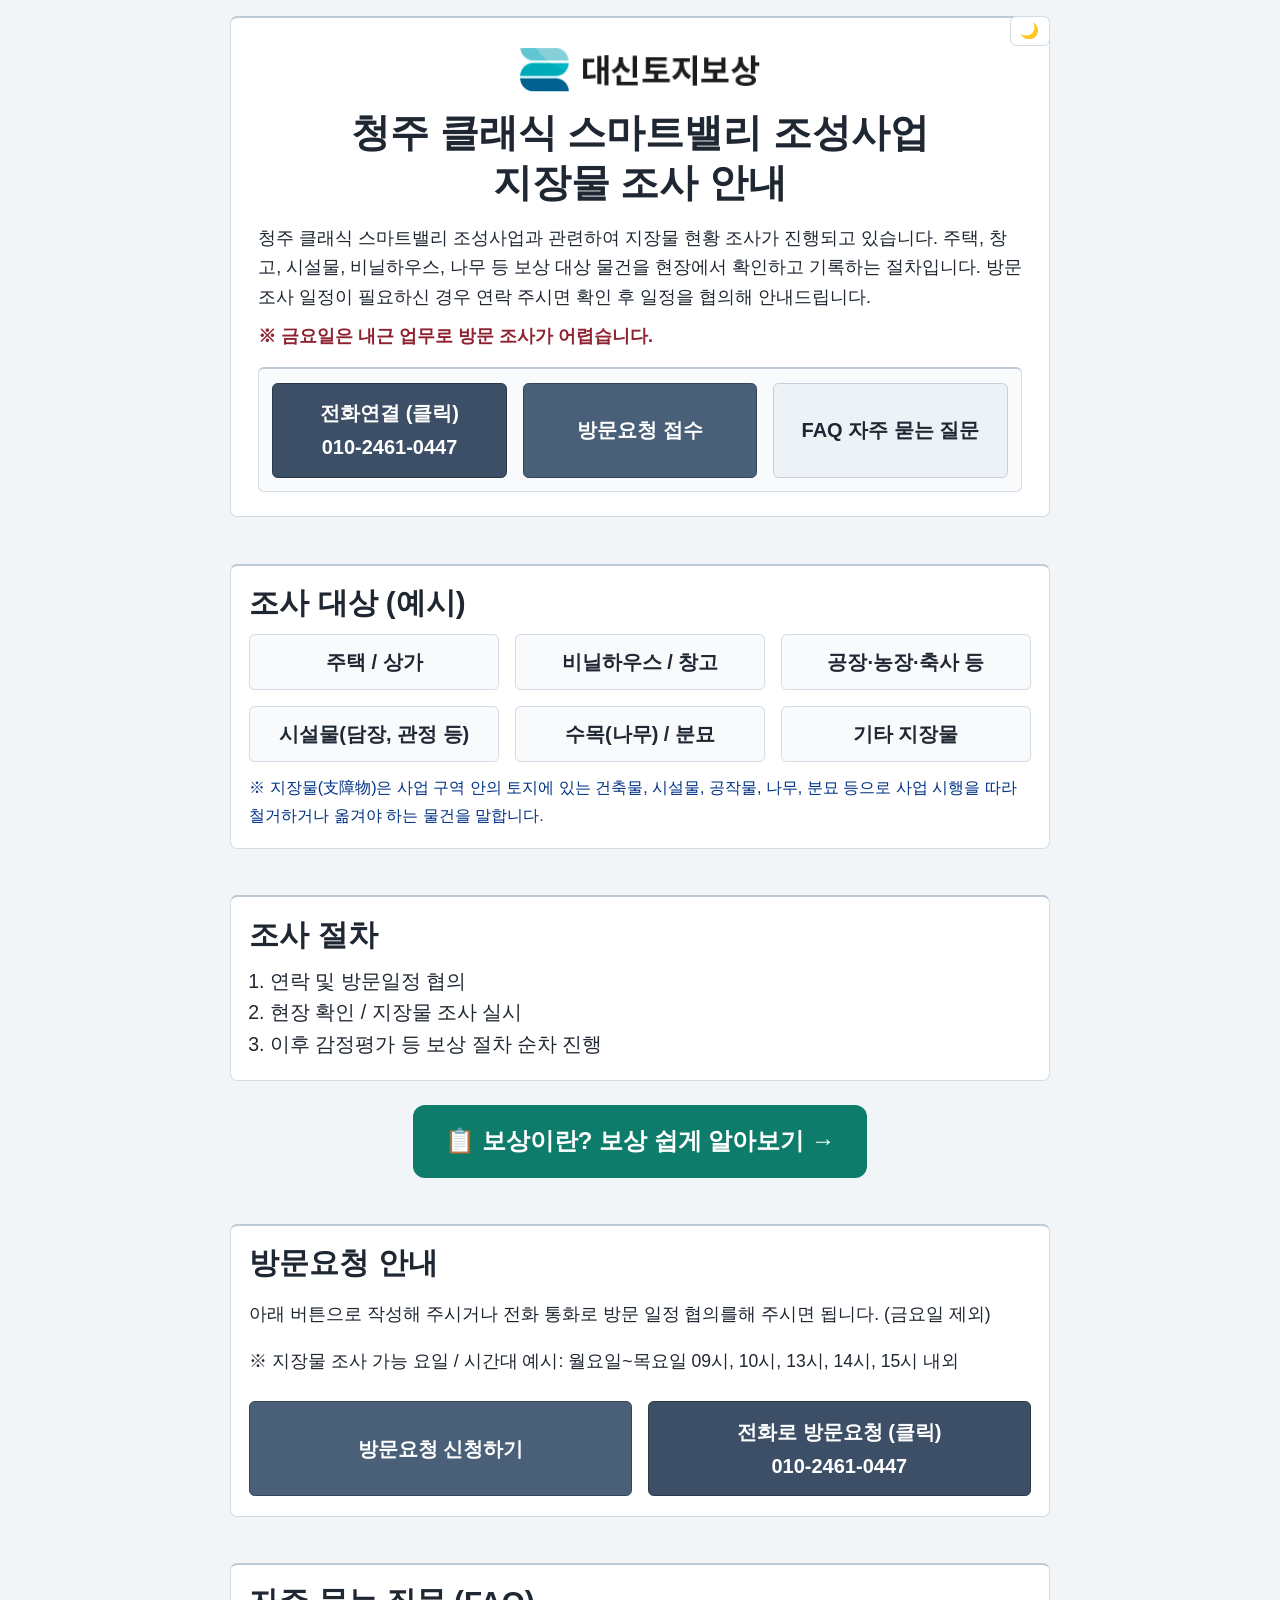
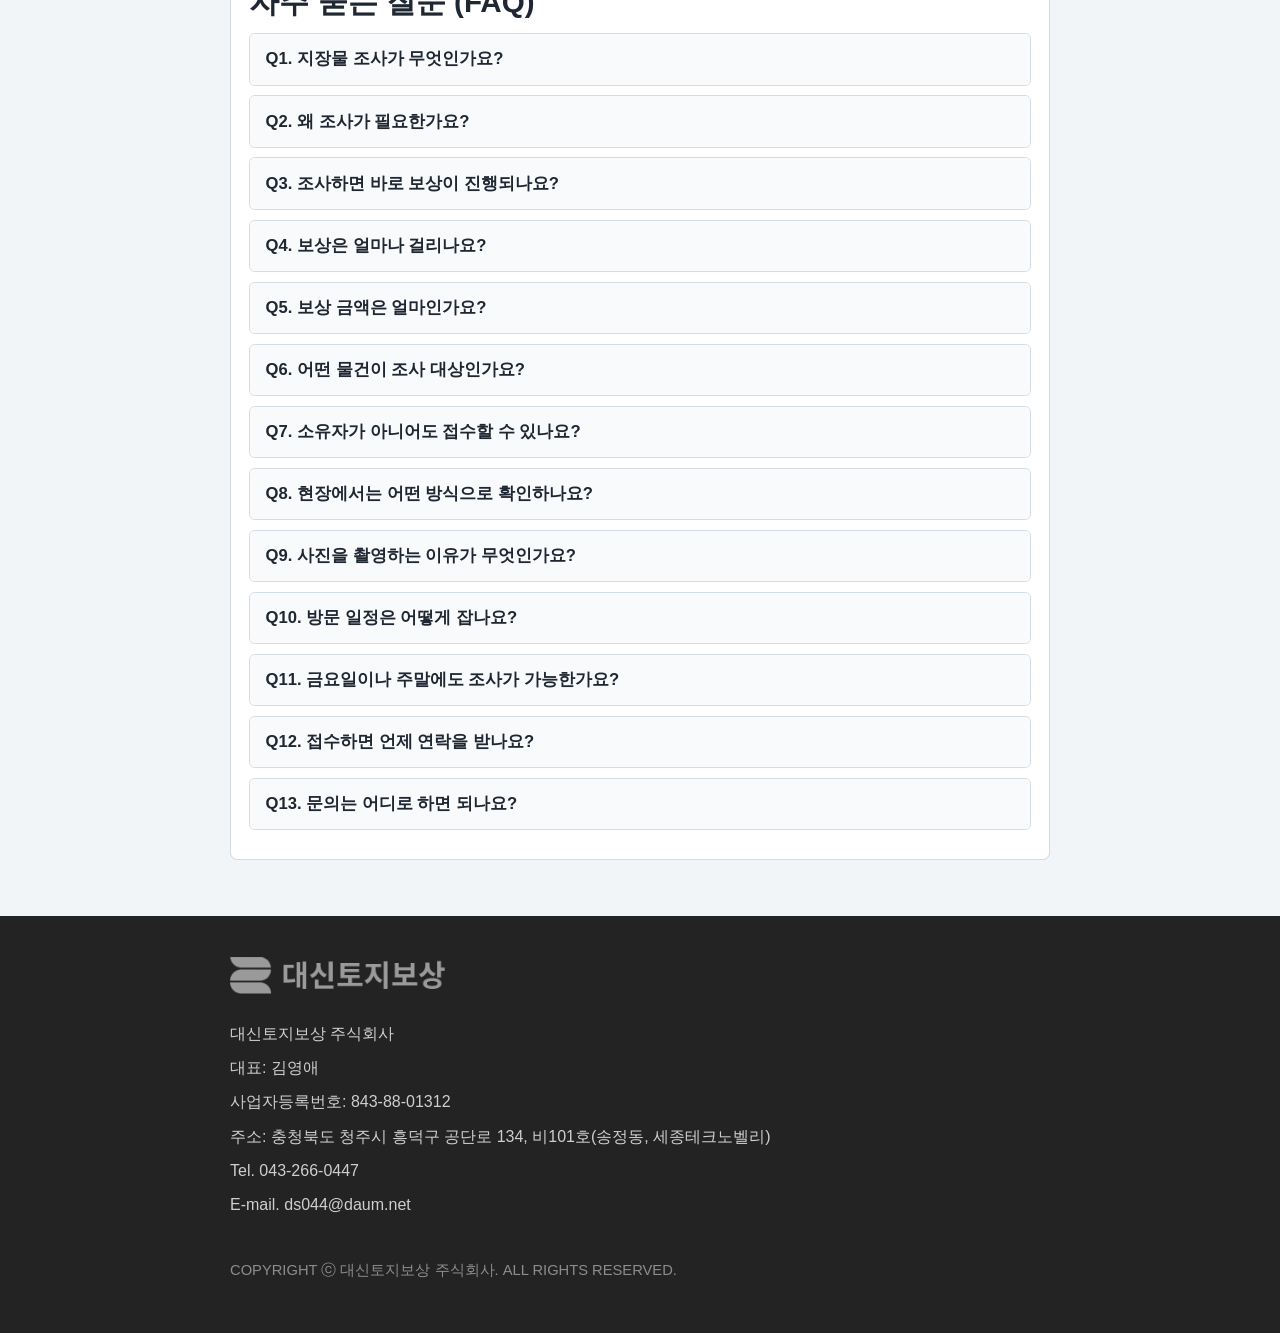
<file: index.html>
<!doctype html>
<html lang="ko">
  <head>
    <meta charset="UTF-8" />
    <meta name="viewport" content="width=device-width, initial-scale=1.0" />

    <title>청주 클래식 스마트밸리 조성사업 지장물 조사 안내</title>

    <link rel="stylesheet" href="styles.css" />
  </head>
  <body>
    <header class="hero" id="top">
      <div class="container">

        <button id="themeToggle" class="theme-toggle" type="button" aria-label="다크 모드로 전환">🌙</button>

        <div class="hero-card">
          <div class="brand-logo-wrap">
            <img src="scroll_logo.png" alt="대신토지보상 로고" class="brand-logo" id="brandLogo" />
          </div>
        
          <h1><span class="title-line">청주 클래식 스마트밸리 조성사업</span><span class="title-line">지장물 조사 안내</span></h1>

          <div style="margin-top:15px;"></div>
          <p>
            청주 클래식 스마트밸리 조성사업과 관련하여 지장물 현황 조사가 진행되고 있습니다.
            주택, 창고, 시설물, 비닐하우스, 나무 등 보상 대상 물건을 현장에서 확인하고 기록하는 절차입니다.
            방문 조사 일정이 필요하신 경우 연락 주시면 확인 후 일정을 협의해 안내드립니다.
          </p>
          <p class="notice-text">※ 금요일은 내근 업무로 방문 조사가 어렵습니다.</p>

          <div class="cta-card" aria-label="빠른 안내 버튼">
            <div class="cta-group">
              <a class="btn btn-call" href="tel:01024610447">전화연결 (클릭) <br>010-2461-0447</a>
              <a class="btn btn-form" id="visitRequestBtn" href="#" target="_blank" rel="noopener">방문요청 접수</a>
              <a class="btn btn-faq" href="#faq">FAQ 자주 묻는 질문</a>
            </div>
          </div>

        </div>
      </div>
    </header>

    <main>
      <section class="section" aria-labelledby="target-title">

        <div class="container card">

          <h2 id="target-title">조사 대상 (예시)</h2>
          <div class="chip-grid" role="list">
            <span class="chip" role="listitem">주택 / 상가</span>
            <span class="chip" role="listitem">비닐하우스 / 창고</span>
            <span class="chip" role="listitem">공장·농장·축사 등</span>
            <span class="chip" role="listitem">시설물(담장, 관정 등)</span>
            <span class="chip" role="listitem">수목(나무) / 분묘</span>
            <span class="chip" role="listitem">기타 지장물</span>
          </div>
          <p class="notice-text2">
            ※ 지장물(支障物)은 사업 구역 안의 토지에 있는 
            건축물, 시설물, 공작물, 나무, 분묘 등으로
            사업 시행을 따라 철거하거나 옮겨야 하는 물건을 말합니다.
          </p>          
        </div>
      </section>

      <section class="section" aria-labelledby="process-title">
        <div class="container card">

          <h2 id="process-title">조사 절차</h2>
          <ol class="steps">
            <li>연락 및 방문일정 협의</li>
            <li>현장 확인 / 지장물 조사 실시</li>
            <li>이후 감정평가 등 보상 절차 순차 진행</li>
          </ol>
        </div>

        <div style="text-align:center;margin-top:24px">
          <a href="compensation.html" target="_blank"
             style="display:inline-block;padding:16px 32px;background:#0E7C6A;color:#fff;
                    border-radius:12px;font-size:24px;font-weight:700;text-decoration:none">
            📋 보상이란? 보상 쉽게 알아보기 →
          </a>
        </div>
      </section>

      <section class="section visit-section" aria-labelledby="visit-title">

        <div class="container card">
          <h2 id="visit-title">방문요청 안내</h2>
          <p>아래 버튼으로 작성해 주시거나 전화 통화로 방문 일정 협의를해 주시면 됩니다. (금요일 제외)</p>
          <p>※ 지장물 조사 가능 요일 / 시간대 예시: 월요일~목요일 09시, 10시, 13시, 14시, 15시 내외</p>
          <div class="visit-cta-wrap visit-cta-grid">
            <a class="btn btn-form btn-large" id="visitRequestBtnBottom" href="#" target="_blank" rel="noopener">방문요청 신청하기</a>
            <a class="btn btn-call btn-large" href="tel:01024610447">전화로 방문요청 (클릭)<br>010-2461-0447</a>
          </div>

        </div>
      </section>

      <section class="section" id="faq" aria-labelledby="faq-title">
        <div class="container card">
          <h2 id="faq-title">자주 묻는 질문 (FAQ)</h2>
          <div class="accordion" id="faqAccordion"></div>
        </div>
      </section>
    </main>

    <footer class="site-footer">
      <div class="container site-footer-inner">
        <div class="footer-logo-wrap">
          <img src="copy_logo.png" alt="대신토지보상 로고" class="footer-logo" />
        </div>
    
        <div class="footer-info">
          <p>대신토지보상 주식회사</p>
          <p>대표: 김영애</p>
          <p>사업자등록번호: 843-88-01312</p>
          <p>주소: 충청북도 청주시 흥덕구 공단로 134, 비101호(송정동, 세종테크노벨리)</p>
          <p>Tel. 043-266-0447</p>
          <p>E-mail. ds044@daum.net</p>
        </div>
    
        <p class="footer-copy">COPYRIGHT ⓒ 대신토지보상 주식회사. ALL RIGHTS RESERVED.</p>
      </div>
    </footer>

    <script src="app.js" defer></script>
  </body>
</html>
</file>
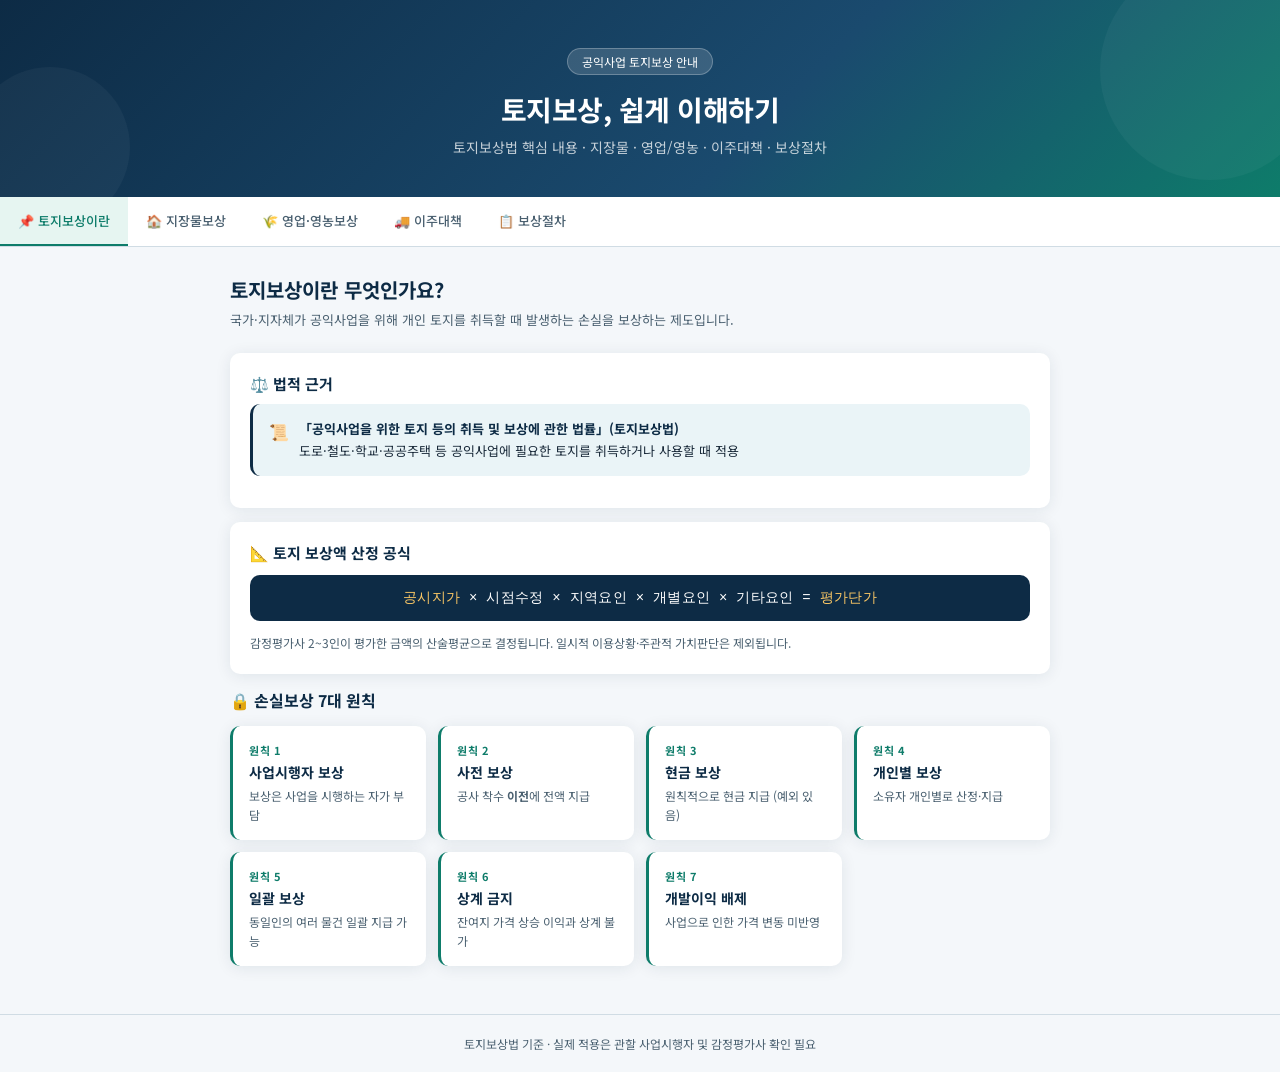
<file: compensation-guide-web.html>
<!DOCTYPE html>
<html lang="ko">
<head>
<meta charset="UTF-8">
<meta name="viewport" content="width=device-width, initial-scale=1.0">
<title>토지보상 안내 — 한눈에 보기</title>
<link href="https://fonts.googleapis.com/css2?family=Noto+Sans+KR:wght@400;500;700&display=swap" rel="stylesheet">
<style>
*{box-sizing:border-box;margin:0;padding:0}
:root{
  --navy:#0D2B45;--teal:#0E7C6A;--teal2:#11A38C;--gold:#D4920A;
  --sky:#EAF4F7;--mint:#E6F5F1;--cream:#FDF8EE;
  --text:#1A2A3A;--sub:#4A6070;--light:#F2F5F7;
  --border:#D0DCE4;--white:#fff;
  --r:10px;--shadow:0 2px 16px rgba(13,43,69,.09);
}
body{font-family:'Noto Sans KR',sans-serif;background:#F4F7FA;color:var(--text);min-height:100vh}

/* ── HERO ── */
.hero{background:linear-gradient(135deg,var(--navy) 0%,#1A4A6E 60%,var(--teal) 100%);color:#fff;padding:48px 32px 40px;text-align:center;position:relative;overflow:hidden}
.hero::before{content:'';position:absolute;top:-40px;right:-40px;width:220px;height:220px;border-radius:50%;background:rgba(255,255,255,.04)}
.hero::after{content:'';position:absolute;bottom:-30px;left:-30px;width:160px;height:160px;border-radius:50%;background:rgba(255,255,255,.04)}
.hero h1{font-size:28px;font-weight:700;letter-spacing:-.5px;position:relative}
.hero p{margin-top:8px;font-size:14px;opacity:.75;position:relative}
.hero-badge{display:inline-block;background:rgba(255,255,255,.15);border:1px solid rgba(255,255,255,.25);border-radius:20px;padding:4px 14px;font-size:12px;margin-bottom:14px;position:relative}

/* ── NAV TABS ── */
.nav{display:flex;gap:0;background:var(--white);border-bottom:1px solid var(--border);position:sticky;top:0;z-index:100;overflow-x:auto;-webkit-overflow-scrolling:touch;scrollbar-width:none}
.nav::-webkit-scrollbar{display:none}
.nav-btn{flex:0 0 auto;padding:14px 18px;font-size:13px;font-weight:500;color:var(--sub);border:none;background:transparent;cursor:pointer;border-bottom:2px solid transparent;white-space:nowrap;transition:.2s;font-family:inherit}
.nav-btn:hover{color:var(--teal)}
.nav-btn.active{color:var(--teal);border-bottom-color:var(--teal);background:var(--mint)}

/* ── SECTIONS ── */
.section{display:none;padding:28px 20px 48px;max-width:860px;margin:0 auto}
.section.active{display:block}
.section-title{font-size:20px;font-weight:700;color:var(--navy);margin-bottom:6px}
.section-sub{font-size:13px;color:var(--sub);margin-bottom:24px}
.divider{height:1px;background:var(--border);margin:24px 0}

/* ── CARDS ── */
.card{background:var(--white);border-radius:var(--r);box-shadow:var(--shadow);padding:20px;margin-bottom:14px}
.card-title{font-size:15px;font-weight:700;margin-bottom:10px;color:var(--navy)}
.card-row{display:flex;gap:12px;flex-wrap:wrap}
.card-sm{flex:1 1 calc(50% - 6px);min-width:140px;background:var(--white);border-radius:var(--r);box-shadow:var(--shadow);padding:16px}
.card-sm .icon{font-size:22px;margin-bottom:8px}
.card-sm h4{font-size:13px;font-weight:700;color:var(--navy);margin-bottom:4px}
.card-sm p{font-size:12px;color:var(--sub);line-height:1.6}

/* ── PRINCIPLE GRID ── */
.principle-grid{display:grid;grid-template-columns:repeat(auto-fill,minmax(180px,1fr));gap:12px}
.principle-card{background:var(--white);border-radius:var(--r);padding:16px;box-shadow:var(--shadow);border-left:3px solid var(--teal)}
.principle-card .num{font-size:11px;font-weight:700;color:var(--teal);margin-bottom:4px;letter-spacing:.5px}
.principle-card h4{font-size:14px;font-weight:700;color:var(--navy);margin-bottom:4px}
.principle-card p{font-size:12px;color:var(--sub);line-height:1.6}

/* ── COMPARE TABLE ── */
.compare{width:100%;border-collapse:collapse;font-size:13px}
.compare th{background:var(--navy);color:#fff;padding:10px 14px;text-align:left;font-weight:500}
.compare th:first-child{border-radius:var(--r) 0 0 0}
.compare th:last-child{border-radius:0 var(--r) 0 0}
.compare td{padding:10px 14px;border-bottom:1px solid var(--border);vertical-align:top}
.compare tr:hover td{background:var(--sky)}
.tag{display:inline-block;padding:2px 8px;border-radius:12px;font-size:11px;font-weight:700}
.tag.move{background:#EEF7F5;color:var(--teal);border:1px solid #BDE3DB}
.tag.price{background:#FEF3E2;color:#A06A00;border:1px solid #F0CC80}
.tag.both{background:#EEF0FF;color:#4040B0;border:1px solid #B0B8F0}

/* ── ALERT BOXES ── */
.alert{border-radius:var(--r);padding:14px 16px;margin-bottom:12px;display:flex;gap:10px;align-items:flex-start}
.alert-navy{background:var(--sky);border-left:3px solid var(--navy)}
.alert-teal{background:var(--mint);border-left:3px solid var(--teal)}
.alert-gold{background:var(--cream);border-left:3px solid var(--gold)}
.alert .icon{font-size:16px;flex-shrink:0;margin-top:1px}
.alert p{font-size:13px;line-height:1.7;color:var(--text)}
.alert strong{color:var(--navy)}

/* ── LIVESTOCK TABLE ── */
.live-grid{display:grid;grid-template-columns:repeat(auto-fill,minmax(130px,1fr));gap:8px}
.live-item{background:var(--white);border-radius:8px;padding:12px;text-align:center;box-shadow:var(--shadow)}
.live-item .animal{font-size:20px}
.live-item .name{font-size:13px;font-weight:700;color:var(--navy);margin:4px 0 2px}
.live-item .count{font-size:12px;color:var(--teal);font-weight:500}

/* ── RELOCATION CHOICES ── */
.choice-row{display:flex;gap:12px;flex-wrap:wrap;margin-bottom:16px}
.choice-card{flex:1 1 180px;border-radius:var(--r);overflow:hidden;box-shadow:var(--shadow)}
.choice-head{padding:14px 16px;font-size:14px;font-weight:700;color:#fff}
.choice-body{background:var(--white);padding:14px 16px}
.choice-body p{font-size:12px;color:var(--sub);line-height:1.7}
.c1 .choice-head{background:var(--navy)}
.c2 .choice-head{background:var(--teal)}
.c3 .choice-head{background:var(--gold)}

/* ── MOVING COST TABLE ── */
.move-table{width:100%;border-collapse:collapse;font-size:13px}
.move-table th{background:var(--light);padding:9px 12px;text-align:left;font-weight:700;color:var(--navy);border-bottom:2px solid var(--border)}
.move-table td{padding:9px 12px;border-bottom:1px solid var(--border)}
.move-table tr:hover td{background:var(--sky)}

/* ── TIMELINE (보상절차) ── */
.timeline{position:relative;padding-left:36px}
.timeline::before{content:'';position:absolute;left:14px;top:0;bottom:0;width:2px;background:linear-gradient(to bottom,var(--navy),var(--teal))}
.tl-item{position:relative;margin-bottom:16px}
.tl-dot{position:absolute;left:-27px;top:3px;width:22px;height:22px;border-radius:50%;display:flex;align-items:center;justify-content:center;font-size:11px;font-weight:700;color:#fff;z-index:1}
.tl-dot.d1{background:var(--navy)}
.tl-dot.d2{background:#1A5278}
.tl-dot.d3{background:#1E6B5A}
.tl-dot.d4{background:var(--teal)}
.tl-body{background:var(--white);border-radius:var(--r);padding:14px 16px;box-shadow:var(--shadow)}
.tl-head{display:flex;align-items:center;justify-content:space-between;flex-wrap:wrap;gap:6px;margin-bottom:6px}
.tl-title{font-size:14px;font-weight:700;color:var(--navy)}
.tl-days{font-size:11px;background:var(--light);color:var(--sub);padding:2px 8px;border-radius:10px}
.tl-content{font-size:12px;color:var(--sub);line-height:1.7}
.tl-content ul{padding-left:14px}
.tl-content li{margin-bottom:2px}

/* ── KEY INFO BADGE ── */
.info-badge{display:inline-flex;align-items:center;gap:6px;background:var(--mint);border:1px solid #AAD9CC;border-radius:8px;padding:6px 12px;font-size:12px;font-weight:700;color:var(--teal);margin:6px 4px 6px 0}

/* ── FORMULA ── */
.formula{background:var(--navy);color:#fff;border-radius:var(--r);padding:14px 20px;font-size:14px;font-family:monospace;letter-spacing:.3px;margin:12px 0;text-align:center}
.formula span{color:#FAC765}

/* ── FOOTER ── */
.foot{text-align:center;padding:20px;font-size:12px;color:var(--sub);border-top:1px solid var(--border)}

@media(max-width:600px){
  .hero h1{font-size:22px}
  .principle-grid{grid-template-columns:1fr 1fr}
  .choice-card{flex:1 1 100%}
  .section{padding:20px 14px 40px}
}
</style>
</head>
<body>

<!-- HERO -->
<div class="hero">
  <div class="hero-badge">공익사업 토지보상 안내</div>
  <h1>토지보상, 쉽게 이해하기</h1>
  <p>토지보상법 핵심 내용 · 지장물 · 영업/영농 · 이주대책 · 보상절차</p>
</div>

<!-- NAV -->
<nav class="nav">
  <button class="nav-btn active" onclick="show(0)">📌 토지보상이란</button>
  <button class="nav-btn" onclick="show(1)">🏠 지장물보상</button>
  <button class="nav-btn" onclick="show(2)">🌾 영업·영농보상</button>
  <button class="nav-btn" onclick="show(3)">🚚 이주대책</button>
  <button class="nav-btn" onclick="show(4)">📋 보상절차</button>
</nav>

<!-- ====== S0: 토지보상이란 ====== -->
<div class="section active" id="s0">
  <div class="section-title">토지보상이란 무엇인가요?</div>
  <div class="section-sub">국가·지자체가 공익사업을 위해 개인 토지를 취득할 때 발생하는 손실을 보상하는 제도입니다.</div>

  <div class="card">
    <div class="card-title">⚖️ 법적 근거</div>
    <div class="alert alert-navy">
      <div class="icon">📜</div>
      <p><strong>「공익사업을 위한 토지 등의 취득 및 보상에 관한 법률」(토지보상법)</strong><br>도로·철도·학교·공공주택 등 공익사업에 필요한 토지를 취득하거나 사용할 때 적용</p>
    </div>
  </div>

  <div class="card">
    <div class="card-title">📐 토지 보상액 산정 공식</div>
    <div class="formula"><span>공시지가</span> × 시점수정 × 지역요인 × 개별요인 × 기타요인 = <span>평가단가</span></div>
    <p style="font-size:12px;color:var(--sub);line-height:1.7">감정평가사 2~3인이 평가한 금액의 산술평균으로 결정됩니다. 일시적 이용상황·주관적 가치판단은 제외됩니다.</p>
  </div>

  <div class="section-title" style="font-size:16px;margin-bottom:14px">🔒 손실보상 7대 원칙</div>
  <div class="principle-grid">
    <div class="principle-card"><div class="num">원칙 1</div><h4>사업시행자 보상</h4><p>보상은 사업을 시행하는 자가 부담</p></div>
    <div class="principle-card"><div class="num">원칙 2</div><h4>사전 보상</h4><p>공사 착수 <strong>이전</strong>에 전액 지급</p></div>
    <div class="principle-card"><div class="num">원칙 3</div><h4>현금 보상</h4><p>원칙적으로 현금 지급 (예외 있음)</p></div>
    <div class="principle-card"><div class="num">원칙 4</div><h4>개인별 보상</h4><p>소유자 개인별로 산정·지급</p></div>
    <div class="principle-card"><div class="num">원칙 5</div><h4>일괄 보상</h4><p>동일인의 여러 물건 일괄 지급 가능</p></div>
    <div class="principle-card"><div class="num">원칙 6</div><h4>상계 금지</h4><p>잔여지 가격 상승 이익과 상계 불가</p></div>
    <div class="principle-card"><div class="num">원칙 7</div><h4>개발이익 배제</h4><p>사업으로 인한 가격 변동 미반영</p></div>
  </div>
</div>

<!-- ====== S1: 지장물보상 ====== -->
<div class="section" id="s1">
  <div class="section-title">지장물보상이란?</div>
  <div class="section-sub">사업지구 내 토지에 정착된 물건 중 철거·이전해야 하는 것들에 대한 보상</div>

  <div class="alert alert-teal">
    <div class="icon">💡</div>
    <p><strong>원칙: 이전비 보상</strong> — 물건을 다른 곳으로 옮기는 비용으로 보상합니다.<br>단, 아래 3가지 경우에는 <strong>물건 자체 가격</strong>으로 보상합니다.</p>
  </div>

  <div class="card-row" style="margin-bottom:16px">
    <div class="card-sm"><div class="icon">🚫</div><h4>이전 불가</h4><p>이전이 어렵거나 이전 시 원래 목적대로 사용 불가</p></div>
    <div class="card-sm"><div class="icon">💸</div><h4>이전비 > 물건가격</h4><p>이전비용이 물건 가격보다 더 비싼 경우</p></div>
    <div class="card-sm"><div class="icon">🏛️</div><h4>공익 취득</h4><p>사업시행자가 공익사업에 직접 사용할 목적으로 취득</p></div>
  </div>

  <div class="divider"></div>

  <div class="section-title" style="font-size:16px;margin-bottom:14px">📦 지장물 종류별 보상</div>
  <table class="compare">
    <thead><tr><th>구분</th><th>보상 방법</th><th>특이사항</th></tr></thead>
    <tbody>
      <tr>
        <td><strong>🏠 건축물</strong><br><span style="font-size:11px;color:var(--sub)">지붕+기둥/벽 있는 것</span></td>
        <td><span class="tag move">이전비</span> 원칙</td>
        <td style="font-size:12px">
          무허가: '89.1.24 이전 → 합법 인정<br>
          무허가: '89.1.24 이후 → 이전비만<br>
          잔여건축물 사용 불가 시 전부 보상
        </td>
      </tr>
      <tr>
        <td><strong>🔧 공작물</strong><br><span style="font-size:11px;color:var(--sub)">상하수도, 제방, 석축 등</span></td>
        <td><span class="tag move">이전비</span> 원칙</td>
        <td style="font-size:12px">
          용도 폐지 또는 경제적 가치 없는 경우 보상 제외<br>
          화체이론: 토지가격에 반영된 경우 제외
        </td>
      </tr>
      <tr>
        <td><strong>🌳 수목·과수</strong><br><span style="font-size:11px;color:var(--sub)">입목, 관상수, 과수</span></td>
        <td><span class="tag move">이전비</span> (이식비) 원칙</td>
        <td style="font-size:12px">
          이식이 경제적으로 부적합 시 취득비 지급<br>
          수종·규격·관리상태·이식난이도 종합 평가
        </td>
      </tr>
      <tr>
        <td><strong>🌾 농작물</strong><br><span style="font-size:11px;color:var(--sub)">1년생·다년생 포함</span></td>
        <td><span class="tag price">손실액</span> 보상</td>
        <td style="font-size:12px">
          파종·발아기: 투입비용의 현가액<br>
          성장기: 예상총수입 현가 - 장래투하비용 현가
        </td>
      </tr>
      <tr>
        <td><strong>⛩️ 분묘</strong><br><span style="font-size:11px;color:var(--sub)">유연·무연 구분</span></td>
        <td><span class="tag price">이전비</span> 지급</td>
        <td style="font-size:12px">
          유연: 분묘이전비+석물이전비+잡비+이전보조비<br>
          무연: 유연분묘의 50% 이하
        </td>
      </tr>
    </tbody>
  </table>
</div>

<!-- ====== S2: 영업·영농보상 ====== -->
<div class="section" id="s2">
  <div class="section-title">영업·영농·축산 보상</div>
  <div class="section-sub">사업지구 편입으로 인한 영업 손실과 농업 손실에 대한 보상</div>

  <div class="section-title" style="font-size:16px;margin-bottom:12px">🏪 영업보상</div>
  <div class="alert alert-navy">
    <div class="icon">📋</div>
    <p><strong>보상 대상:</strong> 사업인정고시일 전부터 인적·물적 시설을 갖추고 계속 영리 영업 중인 사업체<br>(허가·면허·신고 필요한 경우, 적법하게 운영 중이어야 함)</p>
  </div>

  <div class="card-row" style="margin-bottom:16px">
    <div class="card-sm" style="border-top:3px solid var(--navy)">
      <div class="icon">🚫</div>
      <h4>영업 폐지 보상</h4>
      <p>다른 곳으로 이전해도 영업 불가한 경우<br><br>
        <strong>= 2년치 영업이익</strong><br>
        + 고정자산 등 매각손실액
      </p>
    </div>
    <div class="card-sm" style="border-top:3px solid var(--teal)">
      <div class="icon">⏸️</div>
      <h4>영업 휴업 보상</h4>
      <p>이전 기간 동안 영업 중단 시<br><br>
        <strong>= 3개월 영업이익</strong><br>
        + 고정비용 + 감손상당액
      </p>
    </div>
  </div>

  <div class="alert alert-gold">
    <div class="icon">💡</div>
    <p><strong>연간 영업이익 계산 기준:</strong> 보통 인부 노임단가 × 25일 × 12개월 (최근 3년 평균)</p>
  </div>

  <div class="divider"></div>
  <div class="section-title" style="font-size:16px;margin-bottom:12px">🌾 영농보상</div>
  <div class="card">
    <div class="card-title">농업 손실 보상 (영농손실액)</div>
    <div class="alert alert-teal">
      <div class="icon">📌</div>
      <p>농작물 보상과는 <strong>별도로</strong> 지급 — 공익사업 편입 농지에 대해 <strong>2년분 영농손실</strong>을 보상합니다.</p>
    </div>
    <p style="font-size:13px;color:var(--sub);line-height:1.8;margin-top:8px">
      ✔ 도별 연간 농가 평균 단위경작면적당 농작물 조수입 × <strong>2년</strong> × 면적<br>
      ✔ 농지소유자가 당해 지역 거주 시 소유자·경작자 간 협의로 배분 (미협의 시 각 50%)<br>
      ✔ 소유자가 비거주자면 <strong>실제 경작자</strong>에게 보상
    </p>
  </div>

  <div class="divider"></div>
  <div class="section-title" style="font-size:16px;margin-bottom:12px">🐄 축산보상 대상 기준</div>
  <div class="live-grid">
    <div class="live-item"><div class="animal">🐔</div><div class="name">닭</div><div class="count">200마리 이상</div></div>
    <div class="live-item"><div class="animal">🐰</div><div class="name">토끼</div><div class="count">150마리 이상</div></div>
    <div class="live-item"><div class="animal">🦆</div><div class="name">오리</div><div class="count">150마리 이상</div></div>
    <div class="live-item"><div class="animal">🐷</div><div class="name">돼지</div><div class="count">20마리 이상</div></div>
    <div class="live-item"><div class="animal">🐄</div><div class="name">소</div><div class="count">5마리 이상</div></div>
    <div class="live-item"><div class="animal">🦌</div><div class="name">사슴</div><div class="count">15마리 이상</div></div>
    <div class="live-item"><div class="animal">🐑</div><div class="name">염소·양</div><div class="count">20마리 이상</div></div>
    <div class="live-item"><div class="animal">🐝</div><div class="name">꿀벌</div><div class="count">20군 이상</div></div>
  </div>
  <div class="alert alert-gold" style="margin-top:12px">
    <div class="icon">💡</div>
    <p><strong>혼합 사육 시:</strong> 각 축종별 (실제 마릿수 ÷ 기준 마릿수)의 합계가 1 이상이면 보상 대상<br>예) 소 4마리 + 양 10마리 → 4/5 + 10/20 = 1.3 ≥ 1 → <strong>보상 대상 ✔</strong></p>
  </div>
</div>

<!-- ====== S3: 이주대책 ====== -->
<div class="section" id="s3">
  <div class="section-title">이주대책</div>
  <div class="section-sub">공익사업으로 생활근거를 잃게 되는 주민을 위한 지원 제도</div>

  <div class="section-title" style="font-size:16px;margin-bottom:12px">🏘️ 이주대책 3가지 중 하나 선택</div>
  <div class="choice-row">
    <div class="choice-card c1">
      <div class="choice-head">① 이주자택지</div>
      <div class="choice-body"><p>사업시행자가 조성한 이주단지 내 단독주택지를 공급. 도로·급수시설 등 기본 생활시설 포함</p></div>
    </div>
    <div class="choice-card c2">
      <div class="choice-head">② 주택 특별공급</div>
      <div class="choice-body"><p>사업시행자 알선으로 아파트 등 공동주택 특별공급 입주권 제공</p></div>
    </div>
    <div class="choice-card c3">
      <div class="choice-head">③ 이주정착금</div>
      <div class="choice-body"><p>주거용 건축물 평가액의 <strong>30%</strong><br>최소 1,200만원 ~ 최대 2,400만원</p></div>
    </div>
  </div>

  <div class="divider"></div>
  <div class="section-title" style="font-size:16px;margin-bottom:12px">💰 별도 지급되는 비용들</div>

  <div class="card">
    <div class="card-title">주거 이전비 (이사비 별도)</div>
    <table class="move-table">
      <thead><tr><th>구분</th><th>기준</th><th>지급액 기준</th></tr></thead>
      <tbody>
        <tr>
          <td><strong>가옥소유자</strong></td>
          <td>주거용 건축물 소유자</td>
          <td>가구원 수에 따라 <strong>2개월분</strong> 주거이전비</td>
        </tr>
        <tr>
          <td><strong>세입자</strong></td>
          <td>사업인정고시일 당시 3개월 이상 거주</td>
          <td>가구원 수에 따라 <strong>4개월분</strong> 주거이전비</td>
        </tr>
      </tbody>
    </table>
    <div style="margin-top:12px;font-size:12px;color:var(--sub)">
      <strong>2024년 2분기 기준 도시근로자 가계지출 (통계청)</strong>
      <div style="display:flex;flex-wrap:wrap;gap:6px;margin-top:8px">
        <span class="info-badge">2인 가구: 257만원/월</span>
        <span class="info-badge">3인 가구: 371만원/월</span>
        <span class="info-badge">4인 가구: 567만원/월</span>
        <span class="info-badge">5인 가구: 653만원/월</span>
        <span class="info-badge">6인 가구: 695만원/월</span>
      </div>
    </div>
  </div>

  <div class="card">
    <div class="card-title">이농비·이어비</div>
    <div class="alert alert-navy">
      <div class="icon">🚜</div>
      <p>농·어업을 그만두고 이주해야 하는 경우, <strong>보상금이 없거나 8개월분 생계비에 미달하면</strong><br>8개월분 생계비에서 보상금 총액을 뺀 금액을 지급</p>
    </div>
  </div>

  <div class="divider"></div>
  <div class="section-title" style="font-size:16px;margin-bottom:12px">💼 세금 감면 혜택</div>
  <div class="card-row">
    <div class="card-sm">
      <div class="icon">🌾</div>
      <h4>농지 편입 시</h4>
      <p>8년 이상 자경농: 양도세 100% 감면 (세액 1억 한도)<br>대토 시에도 100% 감면</p>
    </div>
    <div class="card-sm">
      <div class="icon">🏠</div>
      <h4>1세대 1주택</h4>
      <p>주택: 100% 비과세<br>부속토지: 건물면적 5~10배까지 비과세</p>
    </div>
    <div class="card-sm">
      <div class="icon">🔄</div>
      <h4>대체취득 감면</h4>
      <p>보상금으로 다른 토지·건물 취득 시<br>취득세·등록세 비과세 (1년간)</p>
    </div>
  </div>
</div>

<!-- ====== S4: 보상절차 ====== -->
<div class="section" id="s4">
  <div class="section-title">보상절차</div>
  <div class="section-sub">사업 지정부터 철거까지 총 13단계 — 통상 1년 이상 소요</div>

  <div class="timeline">

    <div class="tl-item">
      <div class="tl-dot d1">1</div>
      <div class="tl-body">
        <div class="tl-head"><span class="tl-title">개발예정지구 지정 — 주민 의견 수렴</span></div>
        <div class="tl-content">공람·공고를 통해 주민 의견을 먼저 수렴합니다.</div>
      </div>
    </div>

    <div class="tl-item">
      <div class="tl-dot d1">2</div>
      <div class="tl-body">
        <div class="tl-head"><span class="tl-title">개발예정지구 지정 고시</span></div>
        <div class="tl-content">공식적으로 개발지구가 지정됩니다.</div>
      </div>
    </div>

    <div class="tl-item">
      <div class="tl-dot d1">3</div>
      <div class="tl-body">
        <div class="tl-head"><span class="tl-title">기본조사·지적공부 발급</span><span class="tl-days">30~40일</span></div>
        <div class="tl-content">
          <ul>
            <li>등기부등본, 토지대장, 건축물관리대장, 지적도 등 발급</li>
            <li>표준지·개별공시지가 등 지가 자료 수집</li>
          </ul>
        </div>
      </div>
    </div>

    <div class="tl-item">
      <div class="tl-dot d2">4</div>
      <div class="tl-body">
        <div class="tl-head"><span class="tl-title">사업인정 고시</span></div>
        <div class="tl-content">이 시점 이후 토지 취득 시 보상에서 불이익이 생길 수 있습니다.</div>
      </div>
    </div>

    <div class="tl-item">
      <div class="tl-dot d2">5</div>
      <div class="tl-body">
        <div class="tl-head"><span class="tl-title">보상대상 물건 조사 · 조서 작성</span><span class="tl-days">80~90일</span></div>
        <div class="tl-content">
          <ul>
            <li>소유자·권리자·이해관계인 조사</li>
            <li>토지 현황 측량, 지장물 실측 및 평면도 작성</li>
            <li>토지조서·물건조서 보상시스템 전산 입력</li>
          </ul>
        </div>
      </div>
    </div>

    <div class="tl-item">
      <div class="tl-dot d2">6</div>
      <div class="tl-body">
        <div class="tl-head"><span class="tl-title">보상계획 공고·열람·이의신청</span><span class="tl-days">20~30일</span></div>
        <div class="tl-content">일간지 신문 공고 + 개별통지, 열람기간 14일, 이의신청 접수·처리</div>
      </div>
    </div>

    <div class="tl-item">
      <div class="tl-dot d2">7</div>
      <div class="tl-body">
        <div class="tl-head"><span class="tl-title">보상협의회 개최</span><span class="tl-days">30일</span></div>
        <div class="tl-content">관할 시·군·구에 설치, 토지주 의견 수렴 및 잔여지 매수 심사</div>
      </div>
    </div>

    <div class="tl-item">
      <div class="tl-dot d3">8</div>
      <div class="tl-body">
        <div class="tl-head"><span class="tl-title">감정평가 · 보상액 산정</span><span class="tl-days">30~40일</span></div>
        <div class="tl-content">
          <ul>
            <li>감정평가사 2인 선정 (토지소유자 추가 1인 추천 가능)</li>
            <li>보상액 = 2~3개 평가기관 산술평균액</li>
          </ul>
        </div>
      </div>
    </div>

    <div class="tl-item">
      <div class="tl-dot d3">9</div>
      <div class="tl-body">
        <div class="tl-head"><span class="tl-title">보상협의 · 계약체결</span><span class="tl-days">40일</span></div>
        <div class="tl-content">소유자별 협의 통지 → 30일 이상 협의기간 → 계약체결 후 소유권 이전 등기 → 보상금 지급</div>
      </div>
    </div>

    <div class="tl-item">
      <div class="tl-dot d3">10</div>
      <div class="tl-body">
        <div class="tl-head"><span class="tl-title">이주대책 신청·처리</span><span class="tl-days">30일</span></div>
        <div class="tl-content">이주대책 대상자 신청 접수 → 서류 심사 → 대상자 확정 → 이주 독려</div>
      </div>
    </div>

    <div class="tl-item">
      <div class="tl-dot d4">11</div>
      <div class="tl-body">
        <div class="tl-head"><span class="tl-title">미협의 물건 재결신청 · 재결확정</span><span class="tl-days">120~150일</span></div>
        <div class="tl-content">
          <ul>
            <li>관할 토지수용위원회에 재결 신청</li>
            <li>공람 14일 이상 → 재결 심의·확정까지 약 4~5개월</li>
            <li>재결 시점의 시가로 보상액 재산정</li>
          </ul>
        </div>
      </div>
    </div>

    <div class="tl-item">
      <div class="tl-dot d4">12</div>
      <div class="tl-body">
        <div class="tl-head"><span class="tl-title">재결 보상금 지급 · 공탁</span><span class="tl-days">60일</span></div>
        <div class="tl-content">보상금 개인별 지급 → 미수령 시 법원 공탁 (수용 시기까지, 재결일로부터 50~60일)</div>
      </div>
    </div>

    <div class="tl-item">
      <div class="tl-dot d4">13</div>
      <div class="tl-body">
        <div class="tl-head"><span class="tl-title">지장물 철거 · 행정대집행</span><span class="tl-days">60~90일</span></div>
        <div class="tl-content">
          <ul>
            <li>행정대집행 계고기간: 7일 이상 (통상 1개월)</li>
            <li>경찰서 등 유관부서 협의 후 대집행 실시</li>
          </ul>
        </div>
      </div>
    </div>

  </div>

  <div class="alert alert-gold" style="margin-top:8px">
    <div class="icon">⏱️</div>
    <p><strong>전체 소요기간 합계:</strong> 기본조사(1개월) + 물건조사(3개월) + 평가·협의(3개월) + 재결(5개월) + 철거(3개월) = <strong>약 15개월 이상</strong></p>
  </div>
</div>

<div class="foot">토지보상법 기준 · 실제 적용은 관할 사업시행자 및 감정평가사 확인 필요</div>

<script>
function show(idx){
  document.querySelectorAll('.section').forEach((s,i)=>s.classList.toggle('active',i===idx));
  document.querySelectorAll('.nav-btn').forEach((b,i)=>b.classList.toggle('active',i===idx));
}
</script>
</body>
</html>
</file>
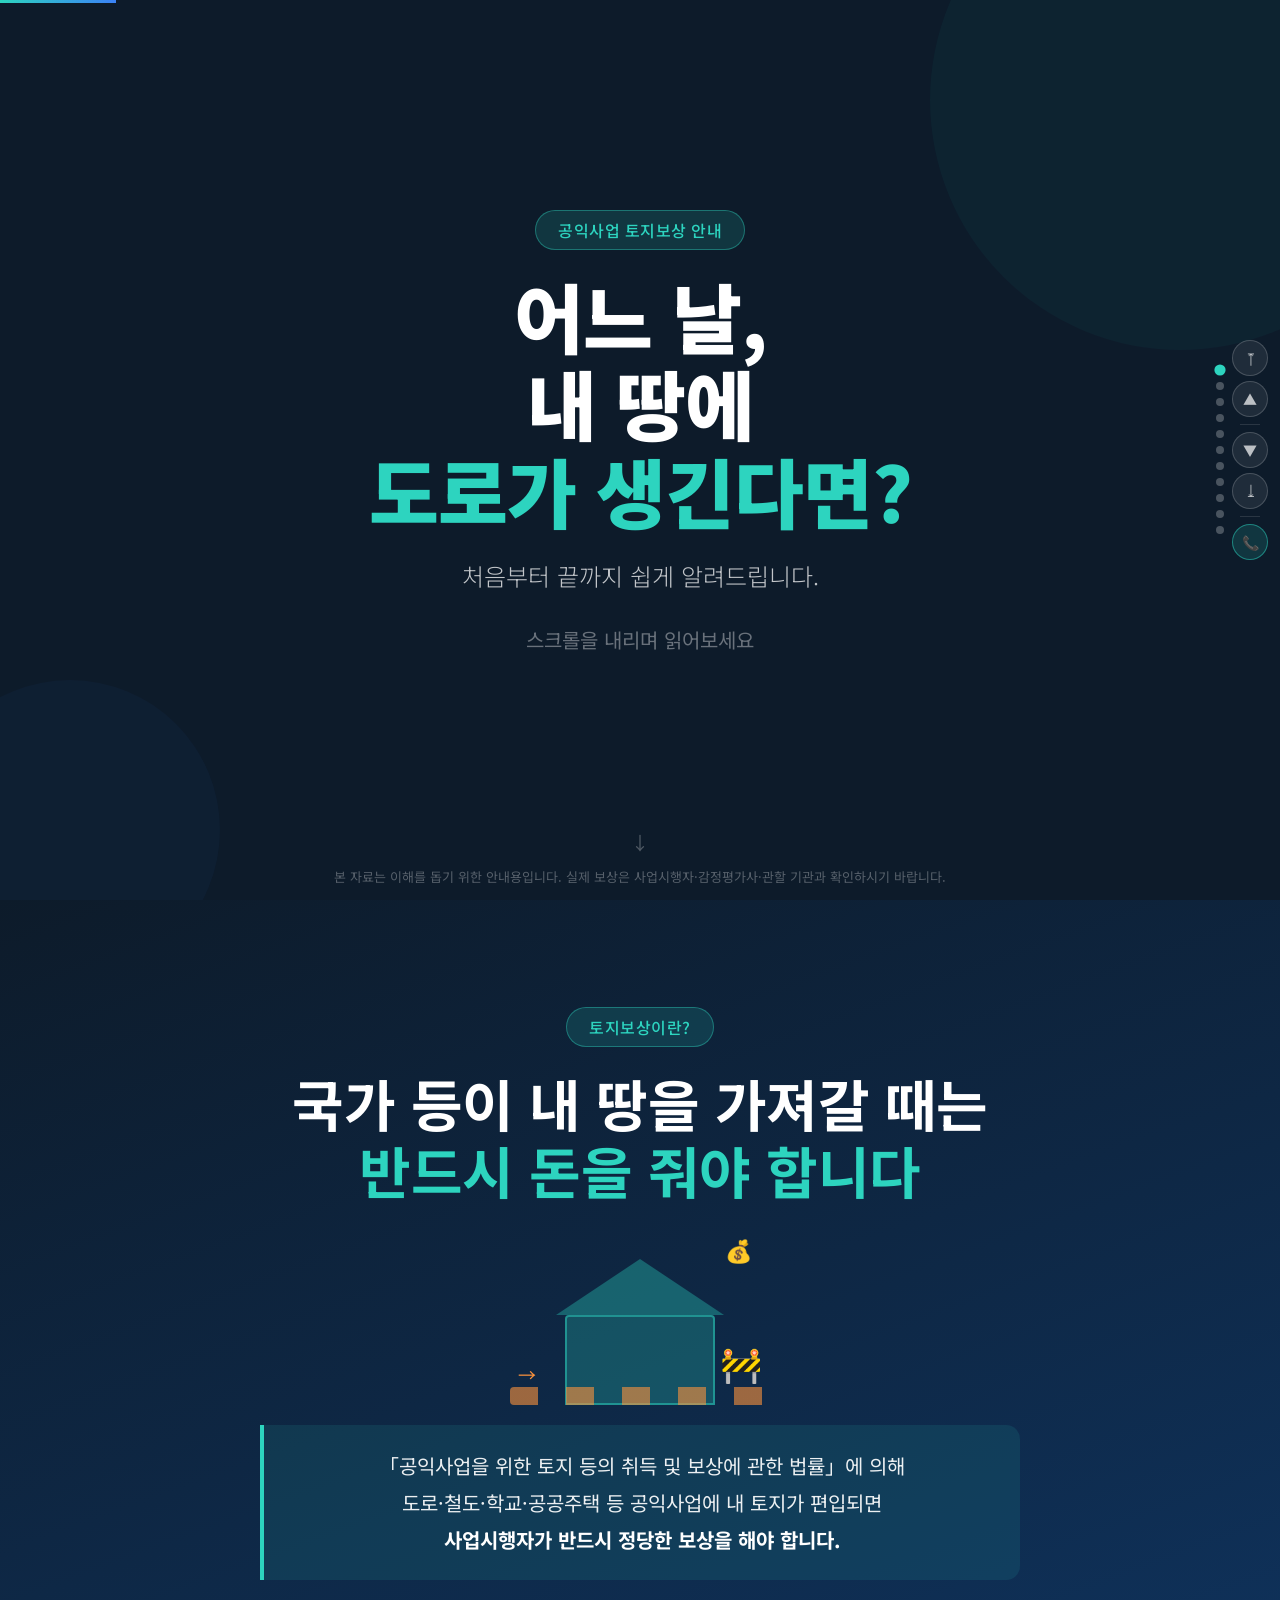
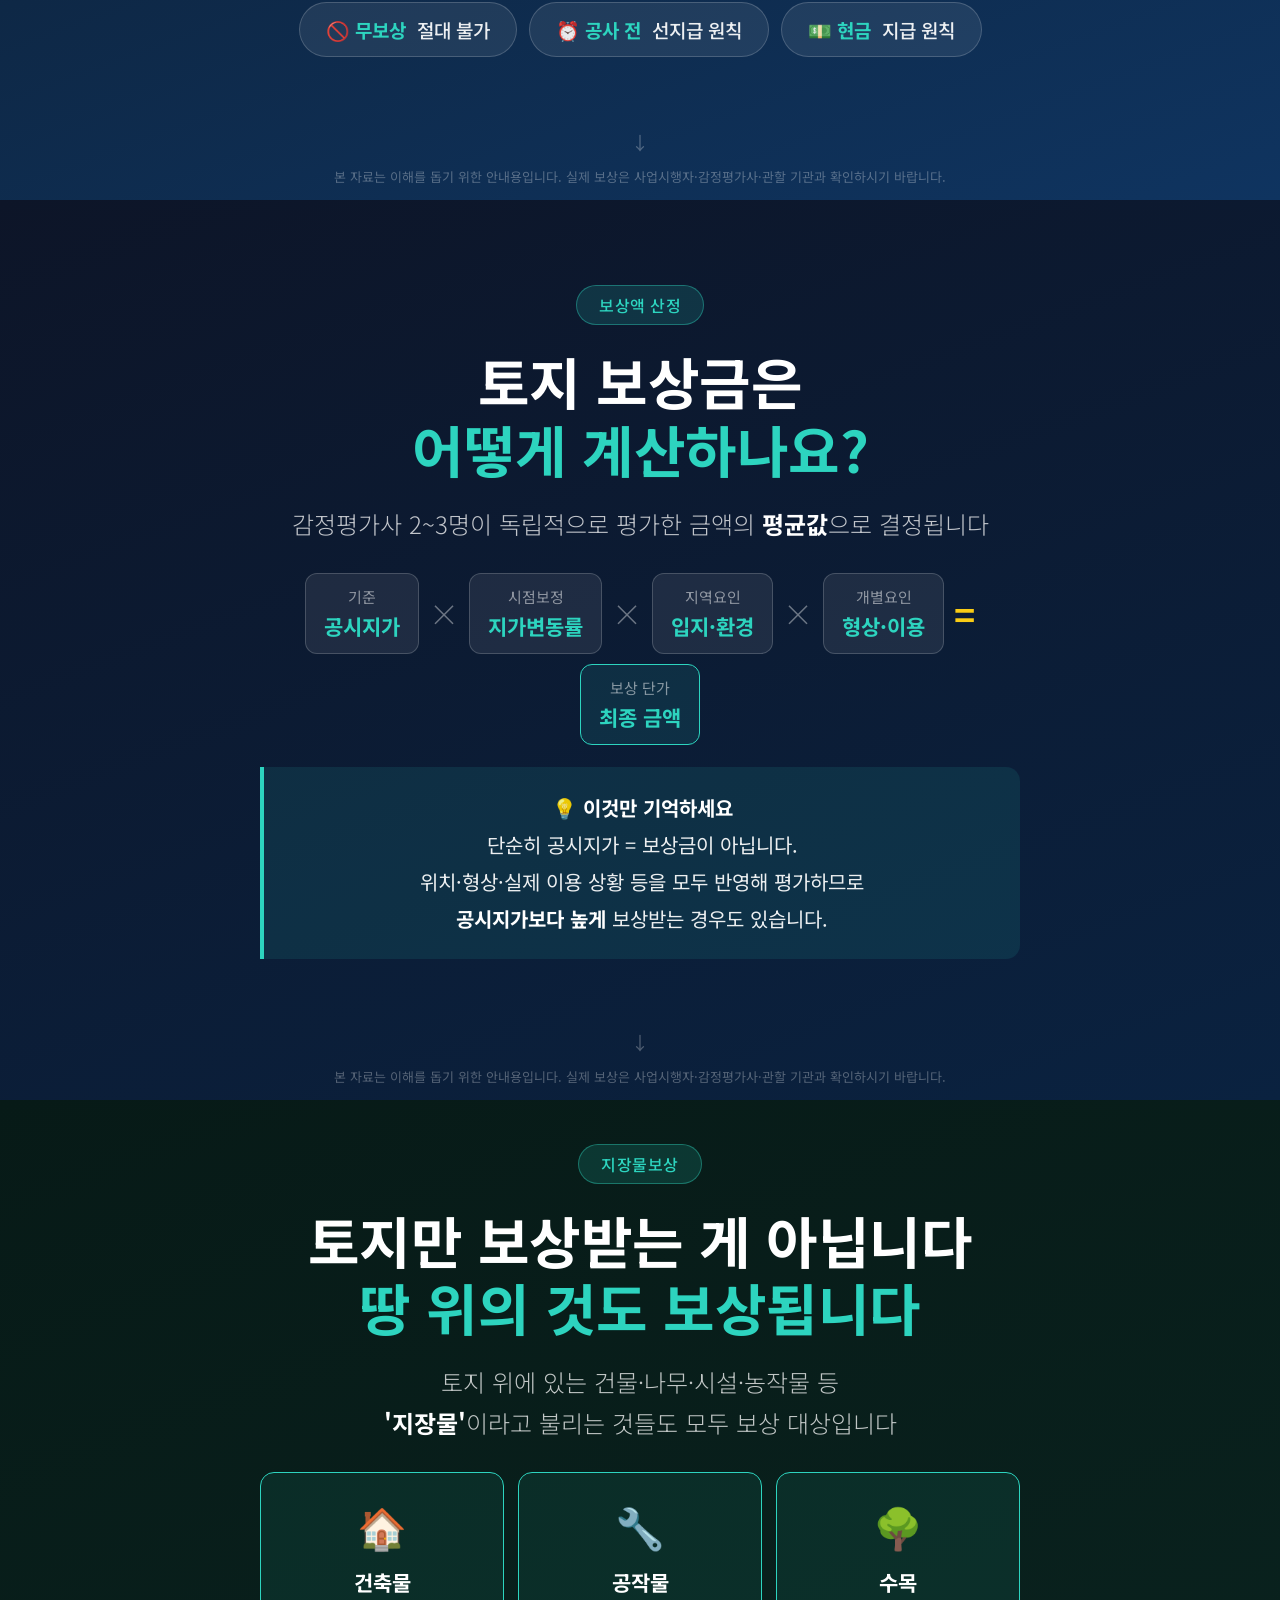
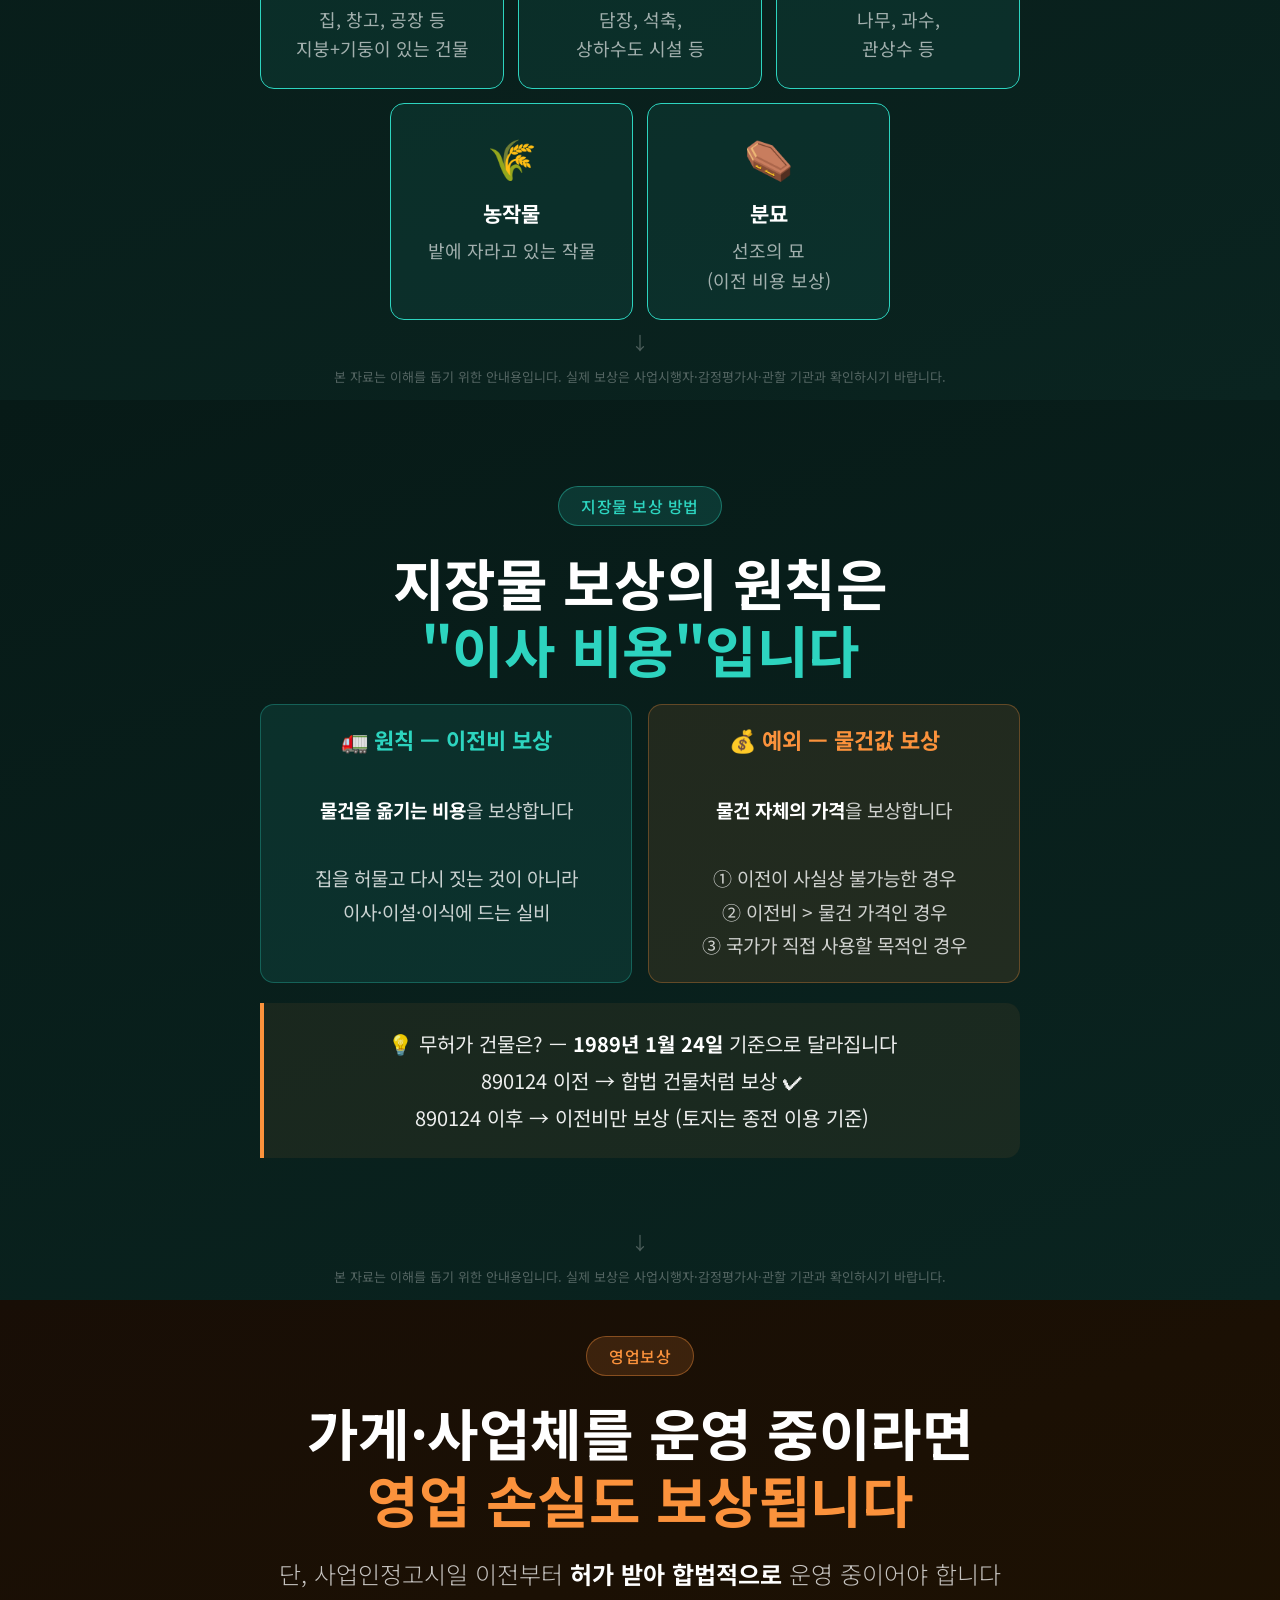
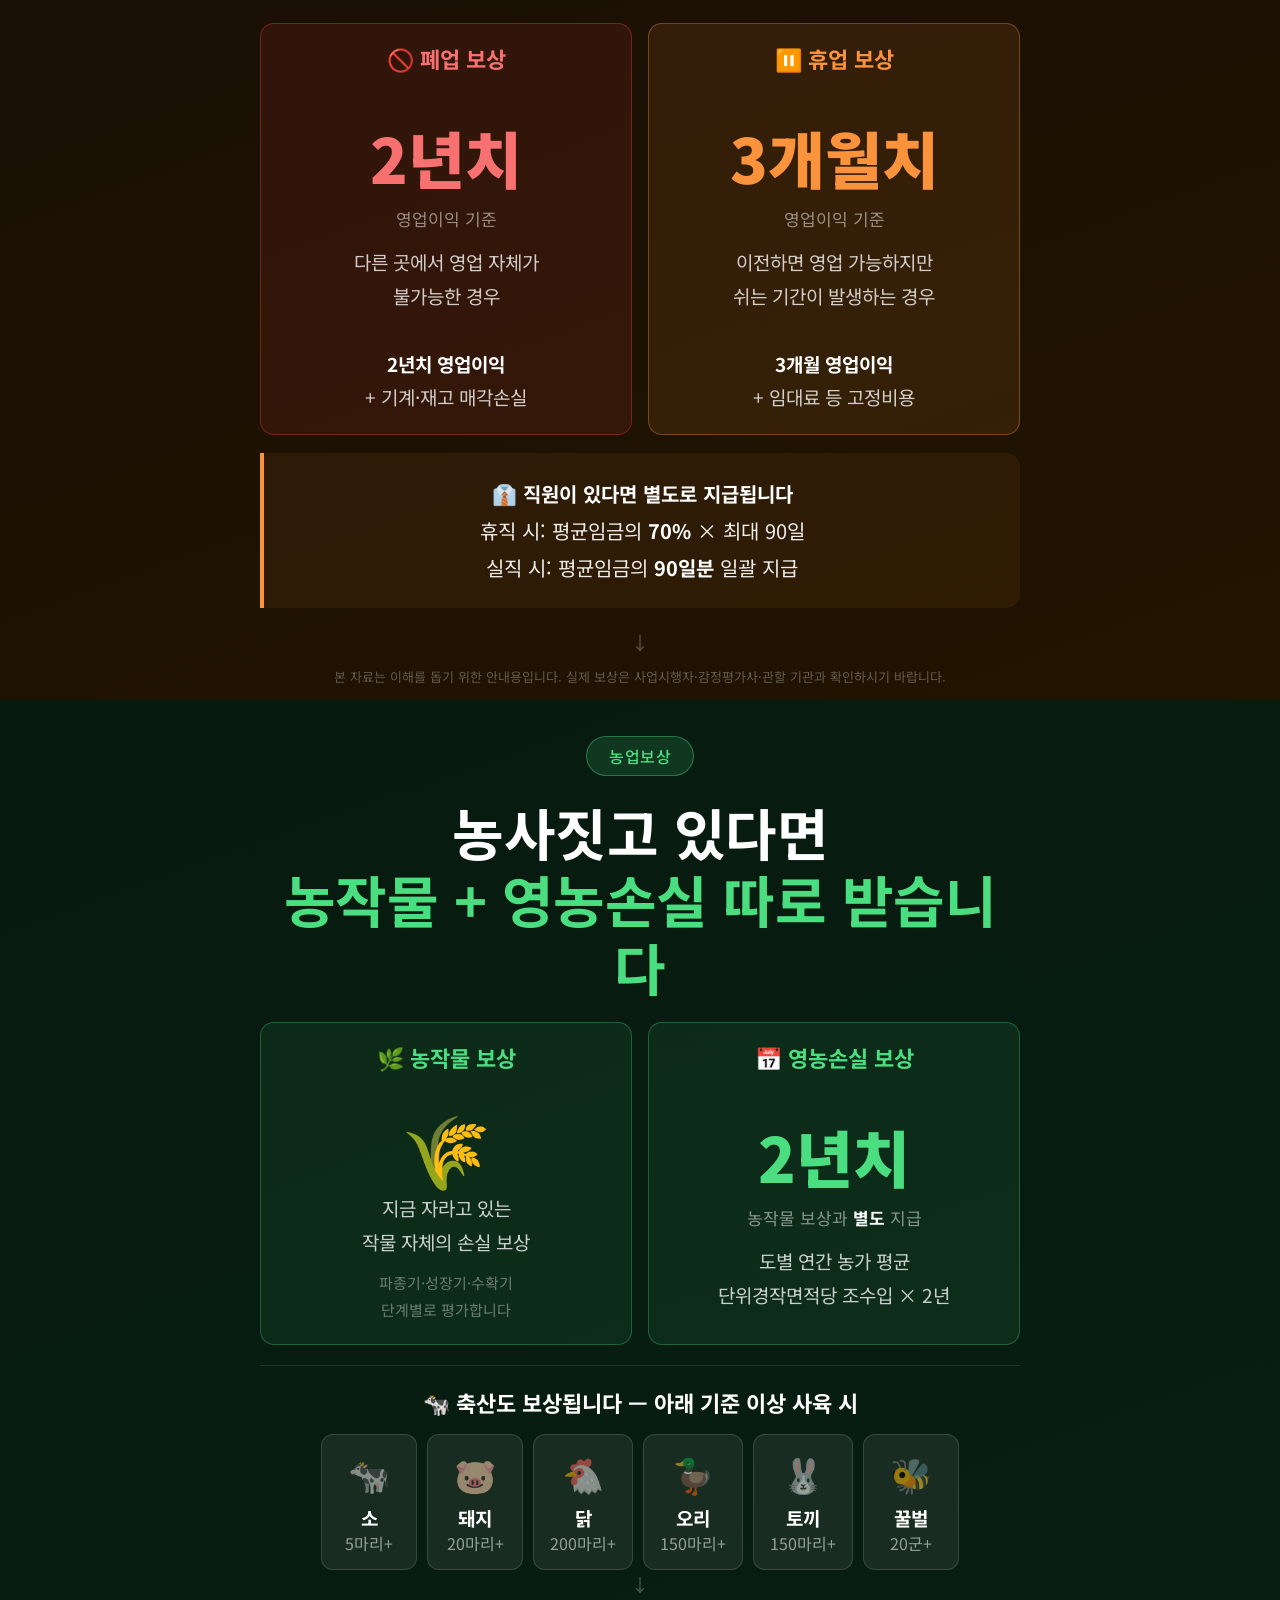
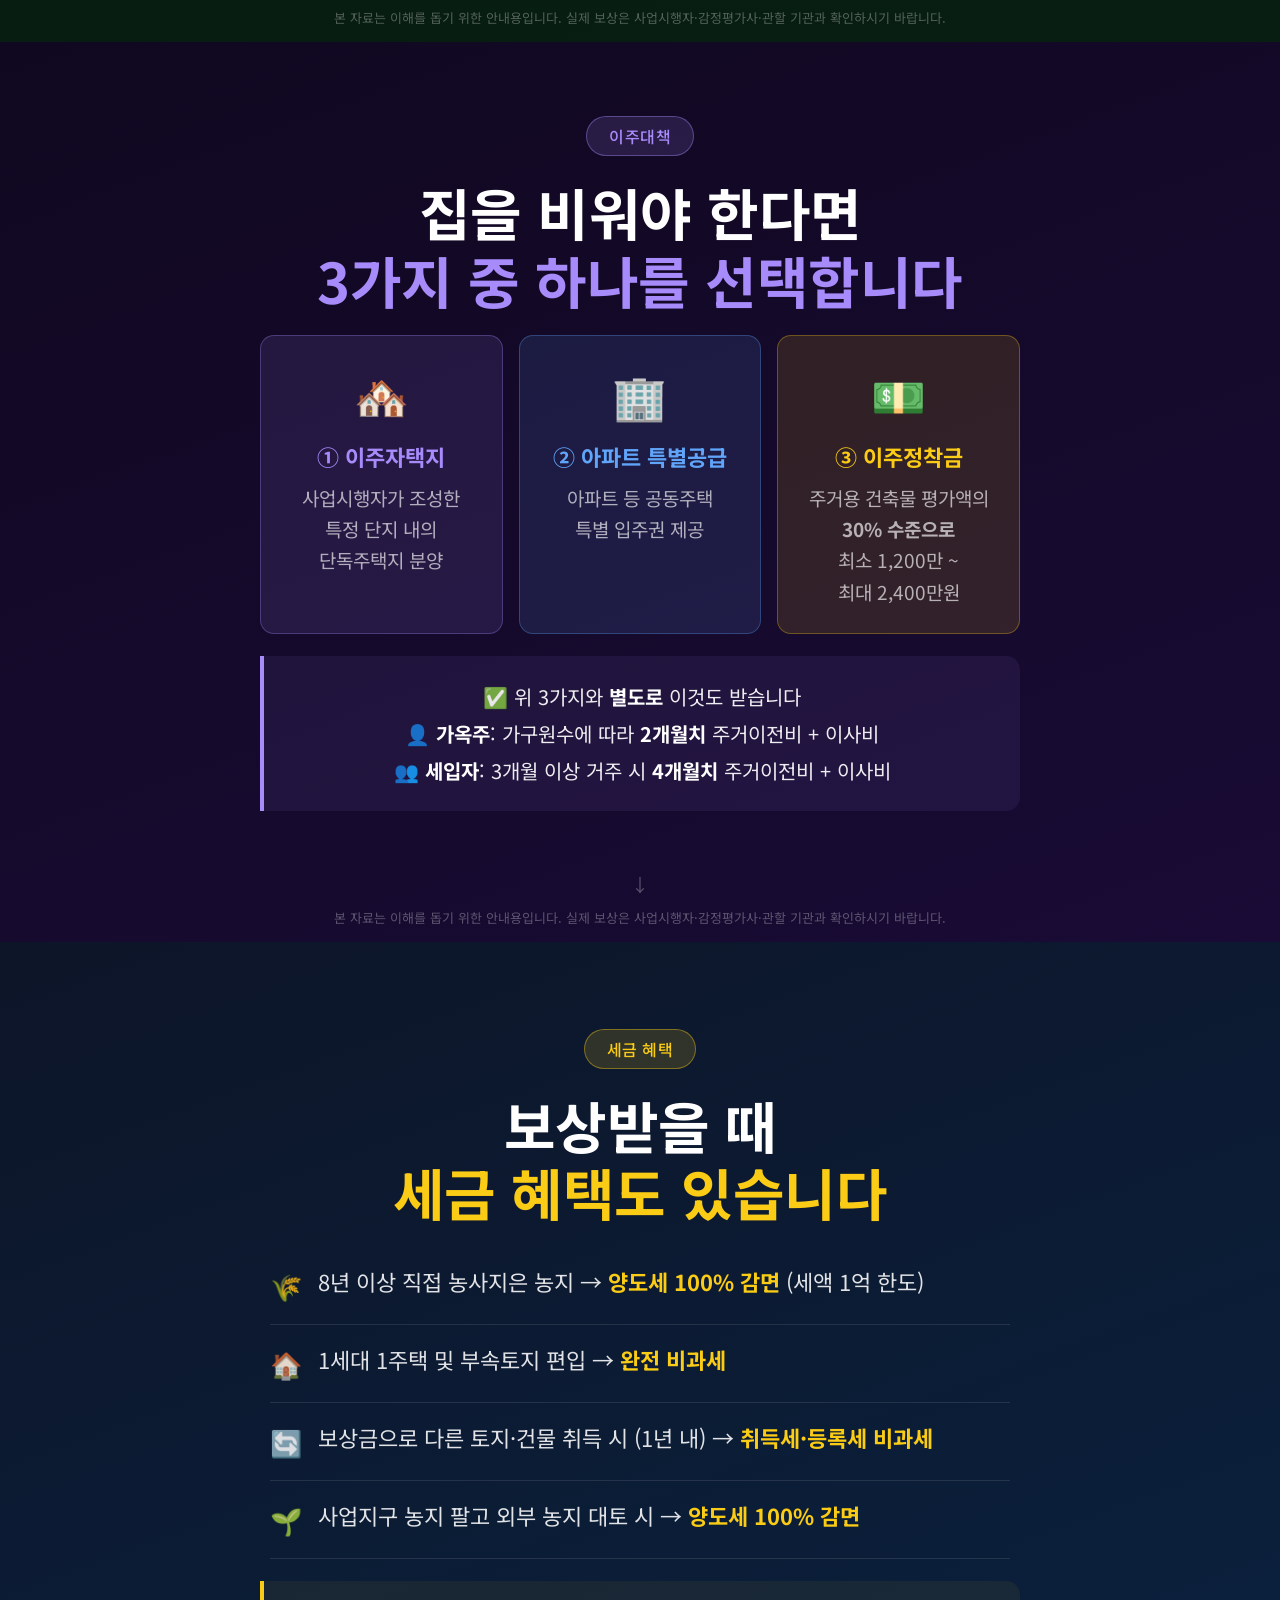
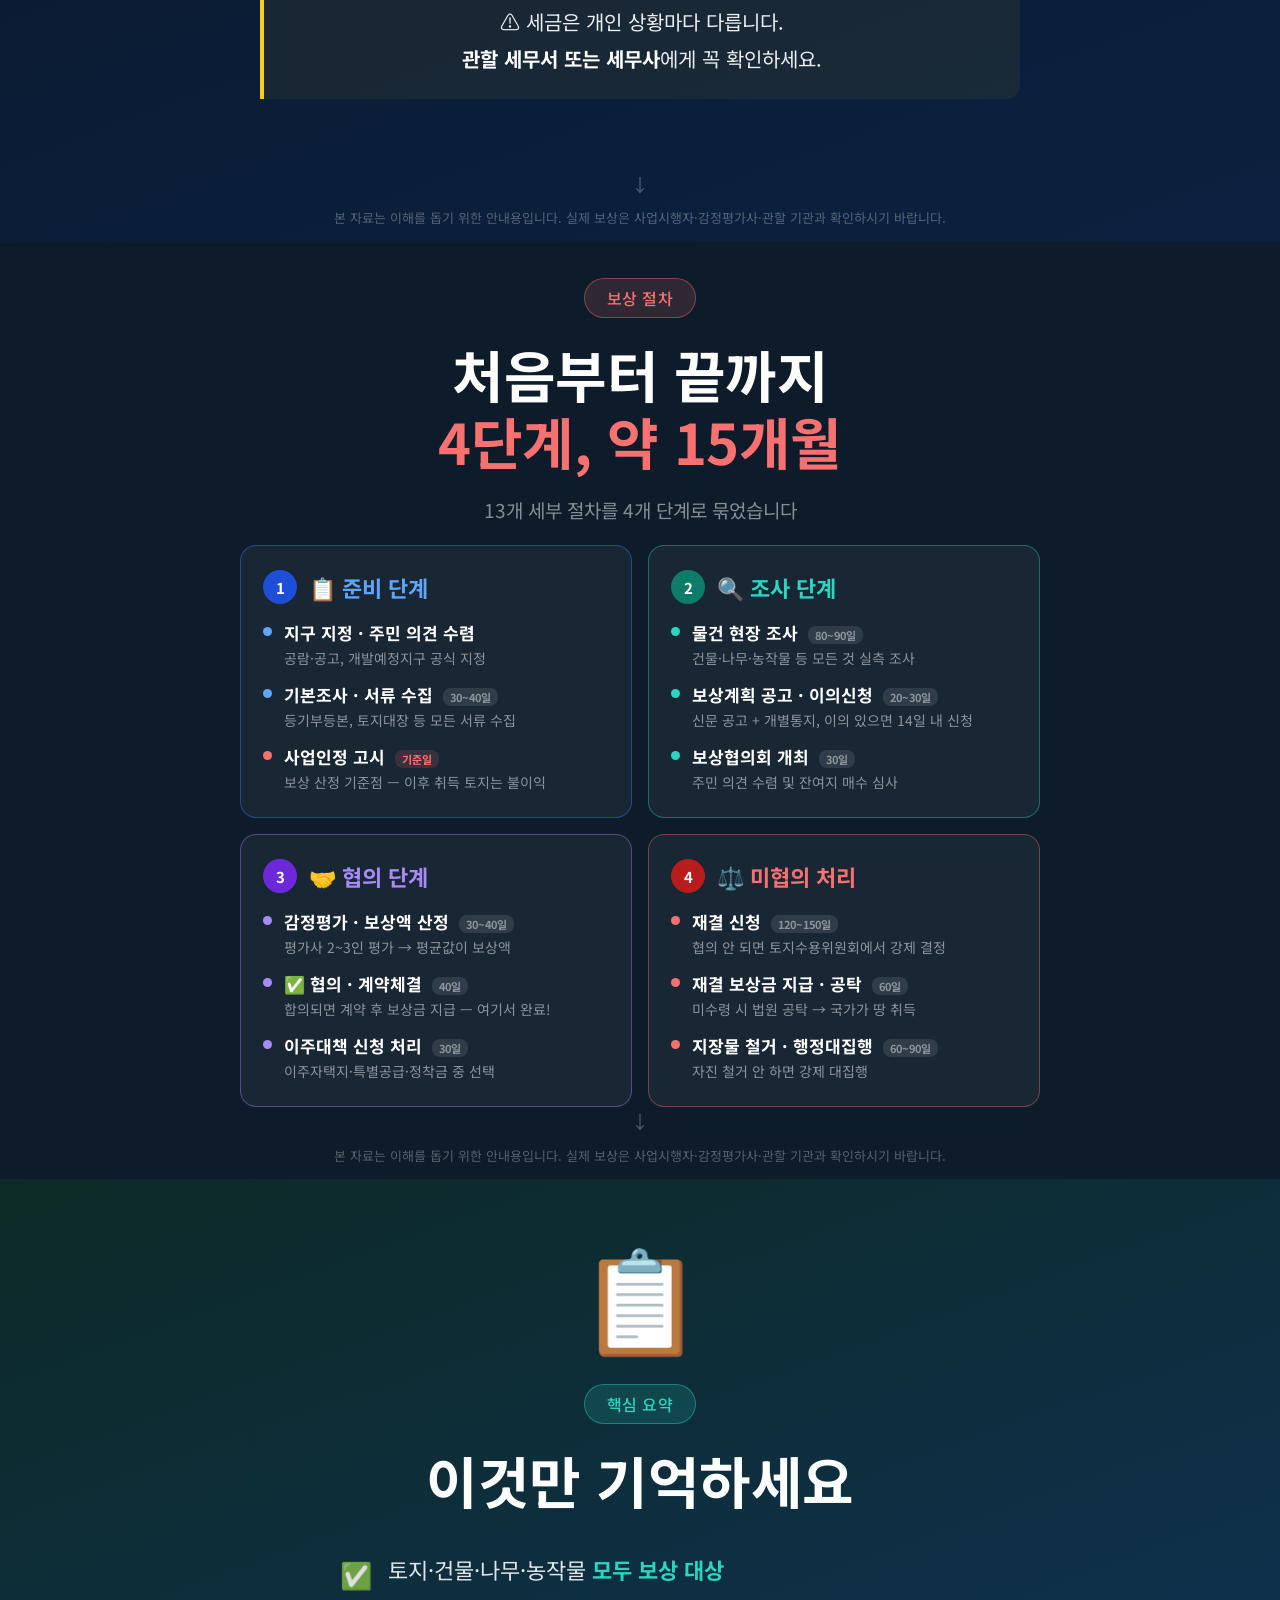
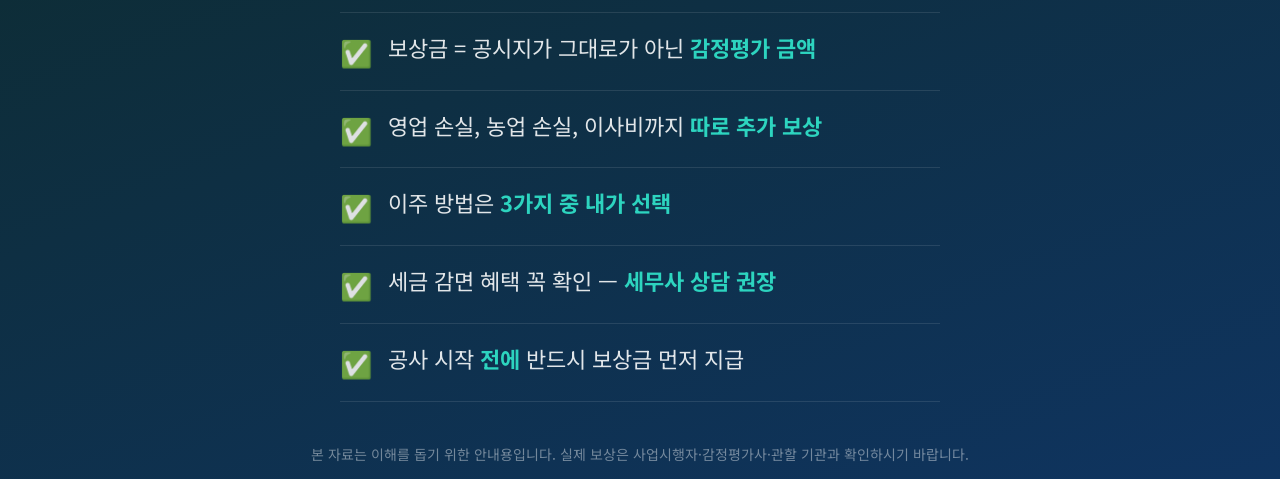
<file: compensation.html>
<!DOCTYPE html>
<html lang="ko">
<head>
<meta charset="UTF-8">
<meta name="viewport" content="width=device-width, initial-scale=1.0">
<title>내 땅이 도로가 된다면? — 토지보상 쉽게 이해하기</title>
<link href="https://fonts.googleapis.com/css2?family=Noto+Sans+KR:wght@300;400;500;700;900&display=swap" rel="stylesheet">
<style>
*{box-sizing:border-box;margin:0;padding:0}
html{scroll-behavior:smooth;scroll-snap-type:y mandatory;overflow-y:scroll}
body{font-family:'Noto Sans KR',sans-serif;background:#0D1B2A;color:#fff}

#prog{position:fixed;top:0;left:0;height:3px;background:linear-gradient(90deg,#2DD4BF,#3B82F6);width:0%;z-index:999;transition:width .2s}
#dots{position:fixed;right:56px;top:50%;transform:translateY(-50%);display:flex;flex-direction:column;gap:8px;z-index:998}
.dot{width:8px;height:8px;border-radius:50%;background:rgba(255,255,255,.25);cursor:pointer;transition:.3s}
.dot.on{background:#2DD4BF;transform:scale(1.4)}

#nav-btns{position:fixed;right:12px;top:50%;transform:translateY(-50%);display:flex;flex-direction:column;align-items:center;gap:5px;z-index:999}
.nav-btn{width:36px;height:36px;border-radius:50%;background:rgba(255,255,255,.08);border:1px solid rgba(255,255,255,.18);color:rgba(255,255,255,.7);font-size:14px;display:flex;align-items:center;justify-content:center;cursor:pointer;transition:.2s;user-select:none}
.nav-btn:hover{background:rgba(45,212,191,.25);border-color:#2DD4BF;color:#fff}
.nav-sep{height:1px;width:20px;background:rgba(255,255,255,.12);margin:2px 0}
.nav-contact{background:rgba(45,212,191,.15);border-color:rgba(45,212,191,.5);color:#2DD4BF}
.nav-contact:hover{background:rgba(45,212,191,.35);color:#fff}

.slide{scroll-snap-align:start;min-height:100vh;display:flex;flex-direction:column;align-items:center;justify-content:center;padding:36px 24px 72px;position:relative;overflow:hidden}
.s-dark{background:#0D1B2A}
.s-blue{background:linear-gradient(160deg,#0D1B2A 0%,#0F3460 100%)}
.s-teal{background:linear-gradient(160deg,#071A17 0%,#0A2420 100%)}
.s-green{background:linear-gradient(160deg,#071A0F 0%,#081E12 100%)}
.s-orange{background:linear-gradient(160deg,#180E06 0%,#211400 100%)}
.s-purple{background:linear-gradient(160deg,#100820 0%,#190B35 100%)}
.s-navy{background:linear-gradient(160deg,#0D1528 0%,#0A2240 100%)}
.s-proc{background:#0D1B2A}
.s-end{background:linear-gradient(160deg,#0D2A26 0%,#0F3460 100%)}

.content{max-width:760px;width:100%;text-align:center;position:relative;z-index:2}
.content-left{max-width:800px;width:100%;text-align:left;position:relative;z-index:2}

.badge{display:inline-block;background:rgba(45,212,191,.15);border:1px solid rgba(45,212,191,.4);color:#2DD4BF;border-radius:20px;padding:7px 22px;font-size:16px;font-weight:500;margin-bottom:22px;letter-spacing:.5px}
.badge-orange{background:rgba(251,146,60,.15);border-color:rgba(251,146,60,.4);color:#FB923C}
.badge-purple{background:rgba(167,139,250,.15);border-color:rgba(167,139,250,.4);color:#A78BFA}
.badge-yellow{background:rgba(250,204,21,.15);border-color:rgba(250,204,21,.4);color:#FACC15}
.badge-green{background:rgba(74,222,128,.15);border-color:rgba(74,222,128,.4);color:#4ADE80}

h1.hero-title{font-size:clamp(40px,7vw,76px);font-weight:900;line-height:1.15;letter-spacing:-1px;margin-bottom:22px}
h2.slide-title{font-size:clamp(30px,5.5vw,56px);font-weight:700;line-height:1.2;letter-spacing:-.5px;margin-bottom:22px}
.lead{font-size:clamp(18px,2.5vw,24px);color:rgba(255,255,255,.75);line-height:1.7;margin-bottom:28px;font-weight:300}

.highlight{color:#2DD4BF}
.highlight-o{color:#FB923C}
.highlight-y{color:#FACC15}
.highlight-g{color:#4ADE80}

.callout{background:rgba(45,212,191,.1);border-left:4px solid #2DD4BF;border-radius:0 14px 14px 0;padding:22px 30px;margin:20px 0;text-align:center}
.callout p{font-size:clamp(16px,2.2vw,20px);color:rgba(255,255,255,.92);line-height:1.85}
.callout p strong{color:#fff}

.pill-row{display:flex;flex-wrap:wrap;gap:12px;margin-top:22px;justify-content:center}
.pill{background:rgba(255,255,255,.08);border:1px solid rgba(255,255,255,.18);border-radius:30px;padding:13px 26px;font-size:clamp(16px,1.9vw,19px);font-weight:500;color:rgba(255,255,255,.92)}
.pill span{color:#2DD4BF;font-weight:700;margin-right:6px}

.card-grid-3{display:grid;grid-template-columns:repeat(3,1fr);gap:14px;margin-top:24px}
.card-grid-2{display:grid;grid-template-columns:repeat(2,1fr);gap:14px;margin-top:14px}
.vis-card{background:rgba(255,255,255,.06);border:1px solid rgba(255,255,255,.12);border-radius:14px;padding:24px 18px;text-align:center}
.vis-card .icon{font-size:40px;margin-bottom:12px}
.vis-card h4{font-size:clamp(17px,2vw,21px);font-weight:700;margin-bottom:8px;color:#fff}
.vis-card p{font-size:clamp(15px,1.8vw,18px);color:rgba(255,255,255,.62);line-height:1.65}
.vis-card.ac{border-color:#2DD4BF;background:rgba(45,212,191,.08)}

.compare-row{display:flex;gap:16px;flex-wrap:wrap;margin-top:22px}
.cbox{flex:1 1 220px;border-radius:14px;overflow:hidden}
.cbox-head{padding:18px 22px;font-size:clamp(18px,2.2vw,22px);font-weight:700}
.cbox-body{padding:20px 22px}
.cbox-body p{font-size:clamp(15px,1.9vw,19px);color:rgba(255,255,255,.78);line-height:1.78}
.cbox-body .num{font-size:clamp(40px,5.5vw,62px);font-weight:900;margin-bottom:4px}
.cbox-body .num-label{font-size:clamp(14px,1.6vw,17px);color:rgba(255,255,255,.5);margin-bottom:14px}

.formula-visual{display:flex;align-items:center;justify-content:center;flex-wrap:wrap;gap:10px;margin:22px 0}
.fv-box{background:rgba(255,255,255,.08);border:1px solid rgba(255,255,255,.18);border-radius:12px;padding:12px 18px;text-align:center}
.fv-box strong{display:block;font-size:clamp(12px,1.4vw,15px);color:rgba(255,255,255,.5);margin-bottom:4px;font-weight:400}
.fv-box span{font-size:clamp(16px,2vw,21px);font-weight:700;color:#2DD4BF}
.fv-op{font-size:clamp(22px,2.8vw,30px);color:rgba(255,255,255,.4);font-weight:300}
.fv-eq{font-size:clamp(26px,3.2vw,36px);color:#FACC15;font-weight:700}

.checklist{list-style:none;text-align:left;margin-top:20px}
.checklist li{display:flex;align-items:flex-start;gap:16px;padding:16px 0;border-bottom:1px solid rgba(255,255,255,.1);font-size:clamp(17px,2.1vw,22px);color:rgba(255,255,255,.88);line-height:1.65}
.checklist li .ck{font-size:clamp(22px,2.4vw,26px);flex-shrink:0;margin-top:2px}

.animals{display:flex;flex-wrap:wrap;gap:10px;justify-content:center;margin-top:16px}
.animal-tag{background:rgba(255,255,255,.07);border:1px solid rgba(255,255,255,.14);border-radius:12px;padding:14px 16px;text-align:center;min-width:96px}
.animal-tag .e{font-size:34px;display:block;margin-bottom:6px}
.animal-tag strong{display:block;font-weight:700;color:#fff;font-size:clamp(16px,1.9vw,19px)}
.animal-tag span{color:rgba(255,255,255,.55);font-size:clamp(13px,1.5vw,16px)}

.choice3{display:grid;grid-template-columns:repeat(auto-fit,minmax(180px,1fr));gap:16px;margin-top:22px}
.choice3-card{border-radius:14px;padding:26px 20px;text-align:center}
.choice3-card .icon{font-size:44px;margin-bottom:14px}
.choice3-card h4{font-size:clamp(17px,2vw,22px);font-weight:700;margin-bottom:10px}
.choice3-card p{font-size:clamp(15px,1.8vw,19px);color:rgba(255,255,255,.65);line-height:1.65}

/* 절차 4단계 */
.phase-grid{display:grid;grid-template-columns:repeat(auto-fit,minmax(310px,1fr));gap:16px;margin-top:20px}
.phase-card{background:rgba(255,255,255,.05);border:1px solid rgba(255,255,255,.12);border-radius:16px;padding:24px 22px}
.phase-title{font-size:clamp(18px,2.2vw,22px);font-weight:700;margin-bottom:16px;display:flex;align-items:center;gap:12px}
.phase-num{width:34px;height:34px;border-radius:50%;display:flex;align-items:center;justify-content:center;font-size:15px;font-weight:700;flex-shrink:0}
.step-list{display:flex;flex-direction:column;gap:12px}
.step-item{display:flex;align-items:flex-start;gap:12px}
.step-dot{width:9px;height:9px;border-radius:50%;flex-shrink:0;margin-top:7px}
.step-item h5{font-size:clamp(15px,1.8vw,17px);font-weight:700;color:#fff;margin-bottom:3px}
.step-item p{font-size:clamp(12px,1.4vw,14px);color:rgba(255,255,255,.5);line-height:1.55}
.step-days{display:inline-block;font-size:11px;background:rgba(255,255,255,.1);border-radius:8px;padding:1px 7px;margin-left:5px;color:rgba(255,255,255,.45)}

.disc{position:absolute;bottom:14px;left:0;right:0;text-align:center;font-size:clamp(11px,1.2vw,13px);color:rgba(255,255,255,.3);padding:0 20px;z-index:3;line-height:1.5}

.scene{position:relative;margin:20px auto;width:260px;height:180px}
.house-body{position:absolute;bottom:0;left:50%;transform:translateX(-50%);width:150px;height:90px;background:rgba(45,212,191,.25);border:2px solid rgba(45,212,191,.5);border-radius:4px 4px 0 0}
.house-roof{position:absolute;bottom:90px;left:50%;transform:translateX(-50%);width:0;height:0;border-left:84px solid transparent;border-right:84px solid transparent;border-bottom:56px solid rgba(45,212,191,.35)}
.road-after{position:absolute;bottom:0;left:0;right:0;height:18px;background:repeating-linear-gradient(90deg,rgba(251,146,60,.6) 0,rgba(251,146,60,.6) 28px,transparent 28px,transparent 56px);border-radius:4px}
.excavator{position:absolute;right:8px;bottom:18px;font-size:34px}
.money-fly{position:absolute;top:8px;right:18px;font-size:22px;animation:floatup 2s ease-in-out infinite}
.arrow-road{position:absolute;bottom:18px;left:8px;font-size:18px;color:#FB923C}
@keyframes floatup{0%,100%{transform:translateY(0)}50%{transform:translateY(-8px)}}

.scroll-hint{position:absolute;bottom:42px;left:50%;transform:translateX(-50%);text-align:center;color:rgba(255,255,255,.28);font-size:12px;animation:bounce 2s ease-in-out infinite}
@keyframes bounce{0%,100%{transform:translateX(-50%) translateY(0)}50%{transform:translateX(-50%) translateY(6px)}}
.scroll-hint::before{content:'↓';display:block;font-size:18px;margin-bottom:3px}

.bg-circle{position:absolute;border-radius:50%;pointer-events:none;opacity:.04}
.divider{height:1px;background:rgba(255,255,255,.1);margin:20px 0}

@media(max-width:600px){
  #dots{display:none}
  .card-grid-3{grid-template-columns:repeat(2,1fr)}
  .phase-grid{grid-template-columns:1fr}
  .compare-row{flex-direction:column}
  .slide{padding:28px 16px 68px}
}
</style>
</head>
<body>
<div id="prog"></div>
<div id="dots"></div>
<div id="nav-btns">
  <div class="nav-btn" id="btn-top" title="맨 위로">⤒</div>
  <div class="nav-btn" id="btn-up" title="이전">▲</div>
  <div class="nav-sep"></div>
  <div class="nav-btn" id="btn-down" title="다음">▼</div>
  <div class="nav-btn" id="btn-bot" title="맨 아래로">⤓</div>
  <div class="nav-sep"></div>
  <div class="nav-btn nav-contact" id="btn-contact" title="연락처">📞</div>
</div>

<!-- ===== 0: 인트로 ===== -->
<div class="slide s-dark" data-slide="0">
  <div class="bg-circle" style="width:500px;height:500px;background:#2DD4BF;top:-150px;right:-150px"></div>
  <div class="bg-circle" style="width:300px;height:300px;background:#3B82F6;bottom:-80px;left:-80px"></div>
  <div class="content">
    <div class="badge">공익사업 토지보상 안내</div>
    <h1 class="hero-title">어느 날,<br>내 땅에<br><span class="highlight">도로가 생긴다면?</span></h1>
    <p class="lead">처음부터 끝까지 쉽게 알려드립니다.</p>
    <div style="color:rgba(255,255,255,.38);font-size:20px">스크롤을 내리며 읽어보세요</div>
  </div>
  <div class="disc">본 자료는 이해를 돕기 위한 안내용입니다. 실제 보상은 사업시행자·감정평가사·관할 기관과 확인하시기 바랍니다.</div>
  <div class="scroll-hint"></div>
</div>

<!-- ===== 1: 토지보상이란 ===== -->
<div class="slide s-blue" data-slide="1">
  <div class="content">
    <div class="badge">토지보상이란?</div>
    <h2 class="slide-title">국가 등이 내 땅을 가져갈 때는<br><span class="highlight">반드시 돈을 줘야 합니다</span></h2>
    <div class="scene">
      <div class="house-body"></div>
      <div class="house-roof"></div>
      <div class="road-after"></div>
      <div class="excavator">🚧</div>
      <div class="money-fly">💰</div>
      <div class="arrow-road">→</div>
    </div>
    <div class="callout">
      <p>「공익사업을 위한 토지 등의 취득 및 보상에 관한 법률」에 의해<br>
      도로·철도·학교·공공주택 등 공익사업에 내 토지가 편입되면<br>
      <strong>사업시행자가 반드시 정당한 보상을 해야 합니다.</strong></p>
    </div>
    <div class="pill-row">
      <div class="pill">🚫 <span>무보상</span> 절대 불가</div>
      <div class="pill">⏰ <span>공사 전</span> 선지급 원칙</div>
      <div class="pill">💵 <span>현금</span> 지급 원칙</div>
    </div>
  </div>
  <div class="disc">본 자료는 이해를 돕기 위한 안내용입니다. 실제 보상은 사업시행자·감정평가사·관할 기관과 확인하시기 바랍니다.</div>
  <div class="scroll-hint"></div>
</div>

<!-- ===== 2: 보상액 산정 ===== -->
<div class="slide s-navy" data-slide="2">
  <div class="content">
    <div class="badge">보상액 산정</div>
    <h2 class="slide-title">토지 보상금은<br><span class="highlight">어떻게 계산하나요?</span></h2>
    <p class="lead">감정평가사 2~3명이 독립적으로 평가한 금액의 <strong style="color:#fff">평균값</strong>으로 결정됩니다</p>
    <div class="formula-visual">
      <div class="fv-box"><strong>기준</strong><span>공시지가</span></div>
      <div class="fv-op">×</div>
      <div class="fv-box"><strong>시점보정</strong><span>지가변동률</span></div>
      <div class="fv-op">×</div>
      <div class="fv-box"><strong>지역요인</strong><span>입지·환경</span></div>
      <div class="fv-op">×</div>
      <div class="fv-box"><strong>개별요인</strong><span>형상·이용</span></div>
      <div class="fv-eq">=</div>
      <div class="fv-box" style="border-color:#2DD4BF;background:rgba(45,212,191,.1)"><strong>보상 단가</strong><span>최종 금액</span></div>
    </div>
    <div class="callout">
      <p>💡 <strong>이것만 기억하세요</strong><br>
      단순히 공시지가 = 보상금이 아닙니다.<br>
      위치·형상·실제 이용 상황 등을 모두 반영해 평가하므로<br>
      <strong>공시지가보다 높게</strong> 보상받는 경우도 있습니다.</p>
    </div>
  </div>
  <div class="disc">본 자료는 이해를 돕기 위한 안내용입니다. 실제 보상은 사업시행자·감정평가사·관할 기관과 확인하시기 바랍니다.</div>
  <div class="scroll-hint"></div>
</div>

<!-- ===== 3: 지장물이란 ===== -->
<div class="slide s-teal" data-slide="3">
  <div class="content">
    <div class="badge">지장물보상</div>
    <h2 class="slide-title">토지만 보상받는 게 아닙니다<br><span class="highlight">땅 위의 것도 보상됩니다</span></h2>
    <p class="lead">토지 위에 있는 건물·나무·시설·농작물 등<br><strong style="color:#fff">'지장물'</strong>이라고 불리는 것들도 모두 보상 대상입니다</p>
    <div class="card-grid-3">
      <div class="vis-card ac"><div class="icon">🏠</div><h4>건축물</h4><p>집, 창고, 공장 등<br>지붕+기둥이 있는 건물</p></div>
      <div class="vis-card ac"><div class="icon">🔧</div><h4>공작물</h4><p>담장, 석축,<br>상하수도 시설 등</p></div>
      <div class="vis-card ac"><div class="icon">🌳</div><h4>수목</h4><p>나무, 과수,<br>관상수 등</p></div>
    </div>
    <div class="card-grid-2" style="max-width:500px;margin:14px auto 0">
      <div class="vis-card ac"><div class="icon">🌾</div><h4>농작물</h4><p>밭에 자라고 있는 작물</p></div>
      <div class="vis-card ac"><div class="icon">⚰️</div><h4>분묘</h4><p>선조의 묘<br>(이전 비용 보상)</p></div>
    </div>
  </div>
  <div class="disc">본 자료는 이해를 돕기 위한 안내용입니다. 실제 보상은 사업시행자·감정평가사·관할 기관과 확인하시기 바랍니다.</div>
  <div class="scroll-hint"></div>
</div>

<!-- ===== 4: 이전비 vs 가격보상 ===== -->
<div class="slide s-teal" data-slide="4">
  <div class="content">
    <div class="badge">지장물 보상 방법</div>
    <h2 class="slide-title">지장물 보상의 원칙은<br><span class="highlight">"이사 비용"입니다</span></h2>
    <div class="compare-row">
      <div class="cbox" style="background:rgba(45,212,191,.1);border:1px solid rgba(45,212,191,.3)">
        <div class="cbox-head" style="color:#2DD4BF">🚛 원칙 — 이전비 보상</div>
        <div class="cbox-body">
          <p><strong style="color:#fff">물건을 옮기는 비용</strong>을 보상합니다<br><br>
          집을 허물고 다시 짓는 것이 아니라<br>이사·이설·이식에 드는 실비</p>
        </div>
      </div>
      <div class="cbox" style="background:rgba(251,146,60,.1);border:1px solid rgba(251,146,60,.3)">
        <div class="cbox-head" style="color:#FB923C">💰 예외 — 물건값 보상</div>
        <div class="cbox-body">
          <p><strong style="color:#fff">물건 자체의 가격</strong>을 보상합니다<br><br>
          ① 이전이 사실상 불가능한 경우<br>
          ② 이전비 &gt; 물건 가격인 경우<br>
          ③ 국가가 직접 사용할 목적인 경우</p>
        </div>
      </div>
    </div>
    <div class="callout" style="border-color:#FB923C;background:rgba(251,146,60,.07)">
      <p>💡 무허가 건물은? — <strong>1989년 1월 24일</strong> 기준으로 달라집니다<br>
      890124 이전 → 합법 건물처럼 보상 ✔<br>
      890124 이후 → 이전비만 보상 (토지는 종전 이용 기준)</p>
    </div>
  </div>
  <div class="disc">본 자료는 이해를 돕기 위한 안내용입니다. 실제 보상은 사업시행자·감정평가사·관할 기관과 확인하시기 바랍니다.</div>
  <div class="scroll-hint"></div>
</div>

<!-- ===== 5: 영업보상 ===== -->
<div class="slide s-orange" data-slide="5">
  <div class="content">
    <div class="badge badge-orange">영업보상</div>
    <h2 class="slide-title">가게·사업체를 운영 중이라면<br><span class="highlight-o">영업 손실도 보상됩니다</span></h2>
    <p class="lead">단, 사업인정고시일 이전부터 <strong style="color:#fff">허가 받아 합법적으로</strong> 운영 중이어야 합니다</p>
    <div class="compare-row">
      <div class="cbox" style="background:rgba(239,68,68,.1);border:1px solid rgba(239,68,68,.35)">
        <div class="cbox-head" style="color:#F87171">🚫 폐업 보상</div>
        <div class="cbox-body">
          <div class="num" style="color:#F87171">2년치</div>
          <div class="num-label">영업이익 기준</div>
          <p>다른 곳에서 영업 자체가<br>불가능한 경우<br><br>
          <strong style="color:#fff">2년치 영업이익</strong><br>+ 기계·재고 매각손실</p>
        </div>
      </div>
      <div class="cbox" style="background:rgba(251,146,60,.1);border:1px solid rgba(251,146,60,.35)">
        <div class="cbox-head" style="color:#FB923C">⏸️ 휴업 보상</div>
        <div class="cbox-body">
          <div class="num" style="color:#FB923C">3개월치</div>
          <div class="num-label">영업이익 기준</div>
          <p>이전하면 영업 가능하지만<br>쉬는 기간이 발생하는 경우<br><br>
          <strong style="color:#fff">3개월 영업이익</strong><br>+ 임대료 등 고정비용</p>
        </div>
      </div>
    </div>
    <div class="callout" style="border-color:#FB923C;background:rgba(251,146,60,.07);margin-top:18px">
      <p>👔 <strong>직원이 있다면 별도로 지급됩니다</strong><br>
      휴직 시: 평균임금의 <strong>70%</strong> × 최대 90일<br>
      실직 시: 평균임금의 <strong>90일분</strong> 일괄 지급</p>
    </div>
  </div>
  <div class="disc">본 자료는 이해를 돕기 위한 안내용입니다. 실제 보상은 사업시행자·감정평가사·관할 기관과 확인하시기 바랍니다.</div>
  <div class="scroll-hint"></div>
</div>

<!-- ===== 6: 농업보상 ===== -->
<div class="slide s-green" data-slide="6">
  <div class="content">
    <div class="badge badge-green">농업보상</div>
    <h2 class="slide-title">농사짓고 있다면<br><span class="highlight-g">농작물 + 영농손실 따로 받습니다</span></h2>
    <div class="compare-row" style="margin-top:10px">
      <div class="cbox" style="background:rgba(74,222,128,.08);border:1px solid rgba(74,222,128,.3)">
        <div class="cbox-head" style="color:#4ADE80">🌿 농작물 보상</div>
        <div class="cbox-body">
          <div style="font-size:clamp(52px,7vw,72px);margin-bottom:8px;line-height:1">🌾</div>
          <p>지금 자라고 있는<br>작물 자체의 손실 보상</p>
          <p style="margin-top:12px;font-size:clamp(13px,1.5vw,15px);color:rgba(255,255,255,.38)">파종기·성장기·수확기<br>단계별로 평가합니다</p>
        </div>
      </div>
      <div class="cbox" style="background:rgba(74,222,128,.08);border:1px solid rgba(74,222,128,.3)">
        <div class="cbox-head" style="color:#4ADE80">📅 영농손실 보상</div>
        <div class="cbox-body">
          <div class="num" style="color:#4ADE80">2년치</div>
          <div class="num-label">농작물 보상과 <strong style="color:#fff">별도</strong> 지급</div>
          <p>도별 연간 농가 평균<br>단위경작면적당 조수입 × 2년</p>
        </div>
      </div>
    </div>
    <div class="divider"></div>
    <p style="font-size:clamp(18px,2.2vw,22px);font-weight:700;color:#fff;margin-bottom:16px;text-align:center">🐄 축산도 보상됩니다 — 아래 기준 이상 사육 시</p>
    <div class="animals">
      <div class="animal-tag"><span class="e">🐄</span><strong>소</strong><span>5마리+</span></div>
      <div class="animal-tag"><span class="e">🐷</span><strong>돼지</strong><span>20마리+</span></div>
      <div class="animal-tag"><span class="e">🐔</span><strong>닭</strong><span>200마리+</span></div>
      <div class="animal-tag"><span class="e">🦆</span><strong>오리</strong><span>150마리+</span></div>
      <div class="animal-tag"><span class="e">🐰</span><strong>토끼</strong><span>150마리+</span></div>
      <div class="animal-tag"><span class="e">🐝</span><strong>꿀벌</strong><span>20군+</span></div>
    </div>
  </div>
  <div class="disc">본 자료는 이해를 돕기 위한 안내용입니다. 실제 보상은 사업시행자·감정평가사·관할 기관과 확인하시기 바랍니다.</div>
  <div class="scroll-hint"></div>
</div>

<!-- ===== 7: 이주대책 ===== -->
<div class="slide s-purple" data-slide="7">
  <div class="content">
    <div class="badge badge-purple">이주대책</div>
    <h2 class="slide-title">집을 비워야 한다면<br><span style="color:#A78BFA">3가지 중 하나를 선택합니다</span></h2>
    <div class="choice3">
      <div class="choice3-card" style="background:rgba(167,139,250,.12);border:1px solid rgba(167,139,250,.3)">
        <div class="icon">🏘️</div>
        <h4 style="color:#A78BFA">① 이주자택지</h4>
        <p>사업시행자가 조성한<br>특정 단지 내의<br>단독주택지 분양</p>
      </div>
      <div class="choice3-card" style="background:rgba(96,165,250,.12);border:1px solid rgba(96,165,250,.3)">
        <div class="icon">🏢</div>
        <h4 style="color:#60A5FA">② 아파트 특별공급</h4>
        <p>아파트 등 공동주택<br>특별 입주권 제공</p>
      </div>
      <div class="choice3-card" style="background:rgba(250,204,21,.12);border:1px solid rgba(250,204,21,.3)">
        <div class="icon">💵</div>
        <h4 style="color:#FACC15">③ 이주정착금</h4>
        <p>주거용 건축물 평가액의 <strong>30% 수준으로</strong><br>최소 1,200만 ~<br>최대 2,400만원</p>
      </div>
    </div>
    <div class="callout" style="border-color:#A78BFA;background:rgba(167,139,250,.08);margin-top:22px">
      <p>✅ 위 3가지와 <strong>별도로</strong> 이것도 받습니다<br>
      👤 <strong>가옥주</strong>: 가구원수에 따라 <strong>2개월치</strong> 주거이전비 + 이사비<br>
      👥 <strong>세입자</strong>: 3개월 이상 거주 시 <strong>4개월치</strong> 주거이전비 + 이사비</p>
    </div>
  </div>
  <div class="disc">본 자료는 이해를 돕기 위한 안내용입니다. 실제 보상은 사업시행자·감정평가사·관할 기관과 확인하시기 바랍니다.</div>
  <div class="scroll-hint"></div>
</div>

<!-- ===== 8: 세금 혜택 ===== -->
<div class="slide s-navy" data-slide="8">
  <div class="content">
    <div class="badge badge-yellow">세금 혜택</div>
    <h2 class="slide-title">보상받을 때<br><span class="highlight-y">세금 혜택도 있습니다</span></h2>
    <ul class="checklist" style="max-width:740px;margin:0 auto">
      <li><span class="ck">🌾</span><div>8년 이상 직접 농사지은 농지 →<strong style="color:#FACC15"> 양도세 100% 감면</strong> (세액 1억 한도)</div></li>
      <li><span class="ck">🏠</span><div>1세대 1주택 및 부속토지 편입 →<strong style="color:#FACC15"> 완전 비과세</strong></div></li>
      <li><span class="ck">🔄</span><div>보상금으로 다른 토지·건물 취득 시 (1년 내) →<strong style="color:#FACC15"> 취득세·등록세 비과세</strong></div></li>
      <li><span class="ck">🌱</span><div>사업지구 농지 팔고 외부 농지 대토 시 →<strong style="color:#FACC15"> 양도세 100% 감면</strong></div></li>
    </ul>
    <div class="callout" style="border-color:#FACC15;background:rgba(250,204,21,.06);margin-top:22px">
      <p>⚠️ 세금은 개인 상황마다 다릅니다.<br><strong>관할 세무서 또는 세무사</strong>에게 꼭 확인하세요.</p>
    </div>
  </div>
  <div class="disc">본 자료는 이해를 돕기 위한 안내용입니다. 실제 보상은 사업시행자·감정평가사·관할 기관과 확인하시기 바랍니다.</div>
  <div class="scroll-hint"></div>
</div>

<!-- ===== 9: 보상 절차 ===== -->
<div class="slide s-proc" data-slide="9">
  <div class="content-left" style="max-width:800px">
    <div style="text-align:center;margin-bottom:22px">
      <div class="badge" style="background:rgba(248,113,113,.15);border-color:rgba(248,113,113,.4);color:#F87171">보상 절차</div>
      <h2 class="slide-title" style="text-align:center">처음부터 끝까지<br><span style="color:#F87171">4단계, 약 15개월</span></h2>
      <p style="font-size:clamp(16px,1.9vw,19px);color:rgba(255,255,255,.5)">13개 세부 절차를 4개 단계로 묶었습니다</p>
    </div>
    <div class="phase-grid">
      <div class="phase-card" style="border-color:rgba(59,130,246,.4)">
        <div class="phase-title">
          <div class="phase-num" style="background:#1D4ED8">1</div>
          <span style="color:#60A5FA">📋 준비 단계</span>
        </div>
        <div class="step-list">
          <div class="step-item"><div class="step-dot" style="background:#60A5FA"></div><div><h5>지구 지정 · 주민 의견 수렴</h5><p>공람·공고, 개발예정지구 공식 지정</p></div></div>
          <div class="step-item"><div class="step-dot" style="background:#60A5FA"></div><div><h5>기본조사 · 서류 수집 <span class="step-days">30~40일</span></h5><p>등기부등본, 토지대장 등 모든 서류 수집</p></div></div>
          <div class="step-item"><div class="step-dot" style="background:#F87171"></div><div><h5>사업인정 고시 <span class="step-days" style="color:#F87171;background:rgba(248,113,113,.15)">기준일</span></h5><p>보상 산정 기준점 — 이후 취득 토지는 불이익</p></div></div>
        </div>
      </div>
      <div class="phase-card" style="border-color:rgba(45,212,191,.4)">
        <div class="phase-title">
          <div class="phase-num" style="background:#0E7C6A">2</div>
          <span style="color:#2DD4BF">🔍 조사 단계</span>
        </div>
        <div class="step-list">
          <div class="step-item"><div class="step-dot" style="background:#2DD4BF"></div><div><h5>물건 현장 조사 <span class="step-days">80~90일</span></h5><p>건물·나무·농작물 등 모든 것 실측 조사</p></div></div>
          <div class="step-item"><div class="step-dot" style="background:#2DD4BF"></div><div><h5>보상계획 공고 · 이의신청 <span class="step-days">20~30일</span></h5><p>신문 공고 + 개별통지, 이의 있으면 14일 내 신청</p></div></div>
          <div class="step-item"><div class="step-dot" style="background:#2DD4BF"></div><div><h5>보상협의회 개최 <span class="step-days">30일</span></h5><p>주민 의견 수렴 및 잔여지 매수 심사</p></div></div>
        </div>
      </div>
      <div class="phase-card" style="border-color:rgba(167,139,250,.4)">
        <div class="phase-title">
          <div class="phase-num" style="background:#6D28D9">3</div>
          <span style="color:#A78BFA">🤝 협의 단계</span>
        </div>
        <div class="step-list">
          <div class="step-item"><div class="step-dot" style="background:#A78BFA"></div><div><h5>감정평가 · 보상액 산정 <span class="step-days">30~40일</span></h5><p>평가사 2~3인 평가 → 평균값이 보상액</p></div></div>
          <div class="step-item"><div class="step-dot" style="background:#A78BFA"></div><div><h5>✅ 협의 · 계약체결 <span class="step-days">40일</span></h5><p>합의되면 계약 후 보상금 지급 — 여기서 완료!</p></div></div>
          <div class="step-item"><div class="step-dot" style="background:#A78BFA"></div><div><h5>이주대책 신청 처리 <span class="step-days">30일</span></h5><p>이주자택지·특별공급·정착금 중 선택</p></div></div>
        </div>
      </div>
      <div class="phase-card" style="border-color:rgba(248,113,113,.4)">
        <div class="phase-title">
          <div class="phase-num" style="background:#B91C1C">4</div>
          <span style="color:#F87171">⚖️ 미협의 처리</span>
        </div>
        <div class="step-list">
          <div class="step-item"><div class="step-dot" style="background:#F87171"></div><div><h5>재결 신청 <span class="step-days">120~150일</span></h5><p>협의 안 되면 토지수용위원회에서 강제 결정</p></div></div>
          <div class="step-item"><div class="step-dot" style="background:#F87171"></div><div><h5>재결 보상금 지급 · 공탁 <span class="step-days">60일</span></h5><p>미수령 시 법원 공탁 → 국가가 땅 취득</p></div></div>
          <div class="step-item"><div class="step-dot" style="background:#F87171"></div><div><h5>지장물 철거 · 행정대집행 <span class="step-days">60~90일</span></h5><p>자진 철거 안 하면 강제 대집행</p></div></div>
        </div>
      </div>
    </div>
  </div>
  <div class="disc">본 자료는 이해를 돕기 위한 안내용입니다. 실제 보상은 사업시행자·감정평가사·관할 기관과 확인하시기 바랍니다.</div>
  <div class="scroll-hint"></div>
</div>

<!-- ===== 10: 마무리 ===== -->
<div class="slide s-end" data-slide="10">
  <div class="content">
    <div style="font-size:clamp(60px,10vw,100px);margin-bottom:18px">📋</div>
    <div class="badge">핵심 요약</div>
    <h2 class="slide-title">이것만 기억하세요</h2>
    <ul class="checklist" style="max-width:600px;margin:0 auto">
      <li><span class="ck">✅</span><div>토지·건물·나무·농작물 <strong style="color:#2DD4BF">모두 보상 대상</strong></div></li>
      <li><span class="ck">✅</span><div>보상금 = 공시지가 그대로가 아닌 <strong style="color:#2DD4BF">감정평가 금액</strong></div></li>
      <li><span class="ck">✅</span><div>영업 손실, 농업 손실, 이사비까지 <strong style="color:#2DD4BF">따로 추가 보상</strong></div></li>
      <li><span class="ck">✅</span><div>이주 방법은 <strong style="color:#2DD4BF">3가지 중 내가 선택</strong></div></li>
      <li><span class="ck">✅</span><div>세금 감면 혜택 꼭 확인 — <strong style="color:#2DD4BF">세무사 상담 권장</strong></div></li>
      <li><span class="ck">✅</span><div>공사 시작 <strong style="color:#2DD4BF">전에</strong> 반드시 보상금 먼저 지급</div></li>
    </ul>
  </div>
  <div class="disc" style="color:rgba(255,255,255,.42);font-size:clamp(12px,1.3vw,14px)">본 자료는 이해를 돕기 위한 안내용입니다. 실제 보상은 사업시행자·감정평가사·관할 기관과 확인하시기 바랍니다.</div>
</div>

<script>
const slides=document.querySelectorAll('.slide');
const dotsEl=document.getElementById('dots');
const prog=document.getElementById('prog');
slides.forEach((_,i)=>{const d=document.createElement('div');d.className='dot'+(i===0?' on':'');d.onclick=()=>slides[i].scrollIntoView({behavior:'smooth'});dotsEl.appendChild(d);});
const dots=document.querySelectorAll('.dot');
let cur=0;
const obs=new IntersectionObserver(entries=>{entries.forEach(e=>{if(e.isIntersecting){const i=[...slides].indexOf(e.target);cur=i;dots.forEach((d,j)=>d.classList.toggle('on',j===i));prog.style.width=((i+1)/slides.length*100)+'%';}});},{threshold:.5});
slides.forEach(s=>obs.observe(s));

document.getElementById('btn-top').onclick=()=>slides[0].scrollIntoView({behavior:'smooth'});
document.getElementById('btn-bot').onclick=()=>slides[slides.length-1].scrollIntoView({behavior:'smooth'});
document.getElementById('btn-up').onclick=()=>{if(cur>0)slides[cur-1].scrollIntoView({behavior:'smooth'})};
document.getElementById('btn-down').onclick=()=>{if(cur<slides.length-1)slides[cur+1].scrollIntoView({behavior:'smooth'})};

document.getElementById('btn-contact').onclick=()=>{
  const existing=document.getElementById('contact-modal');
  if(existing){existing.remove();return;}
  const m=document.createElement('div');
  m.id='contact-modal';
  m.style.cssText='position:fixed;right:56px;bottom:80px;background:#1A2A3A;border:1px solid rgba(45,212,191,.4);border-radius:14px;padding:20px 24px;z-index:9999;min-width:220px;box-shadow:0 8px 32px rgba(0,0,0,.5)';
  m.innerHTML=`
    <div style="font-size:13px;color:#2DD4BF;font-weight:700;margin-bottom:14px;letter-spacing:.5px">📞 연락처</div>
    <div style="font-size:14px;color:rgba(255,255,255,.5);margin-bottom:4px">대신토지보상 주식회사</div>
    <a href="tel:01024610447" style="display:block;font-size:20px;font-weight:700;color:#fff;margin-bottom:4px;text-decoration:none">010-2461-0447</a>
    <div style="font-size:14px;color:rgba(255,255,255,.45);margin-bottom:12px">사무실 043-266-0447</div>
    <div style="font-size:13px;color:rgba(255,255,255,.4);line-height:1.6">충청북도 청주시 흥덕구<br>공단로 134, 비101호<br>(송정동, 세종테크노벨리)</div>
    <div style="font-size:12px;color:rgba(255,255,255,.3);margin-top:10px">월~목 09:00~18:00 (금요일 제외)</div>
    <div style="text-align:right;margin-top:12px"><span onclick="document.getElementById('contact-modal').remove()" style="font-size:12px;color:rgba(255,255,255,.35);cursor:pointer">닫기 ✕</span></div>`;
  document.body.appendChild(m);
};
</script>
</body>
</html>
</file>
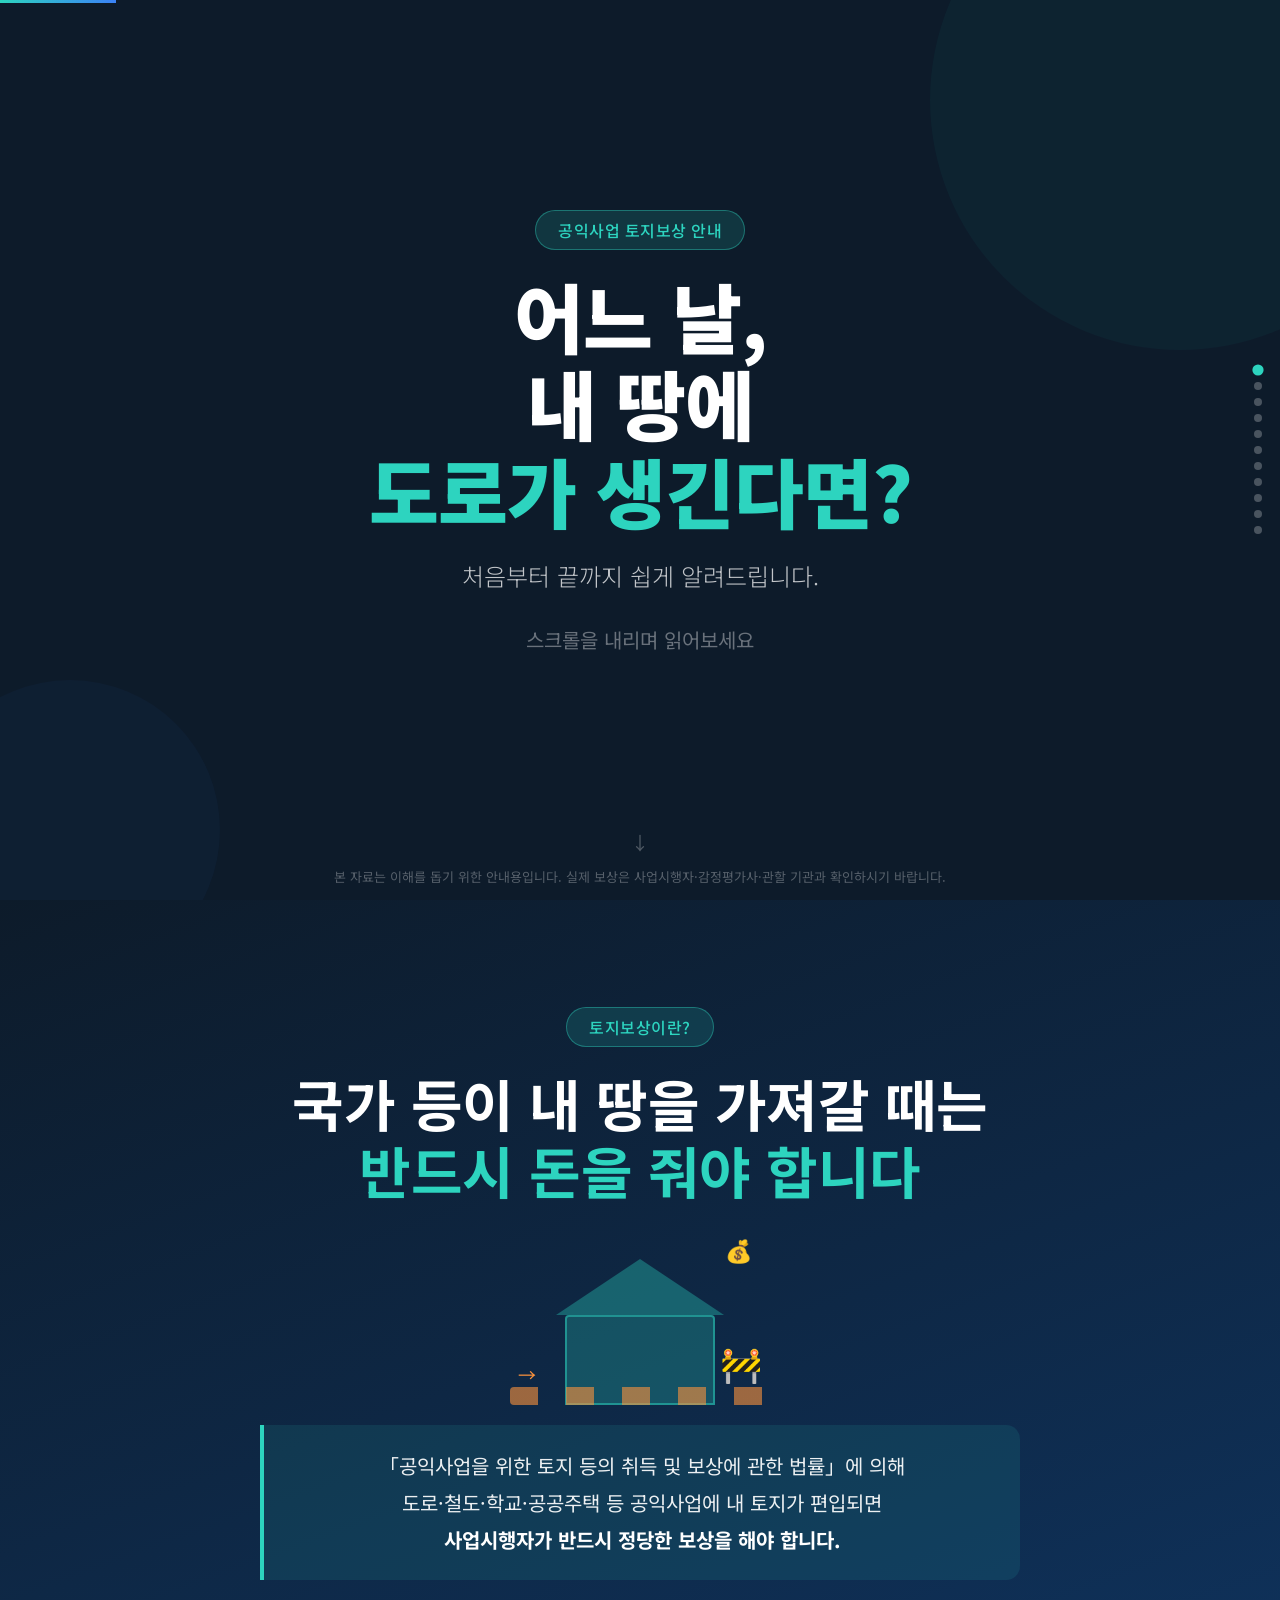
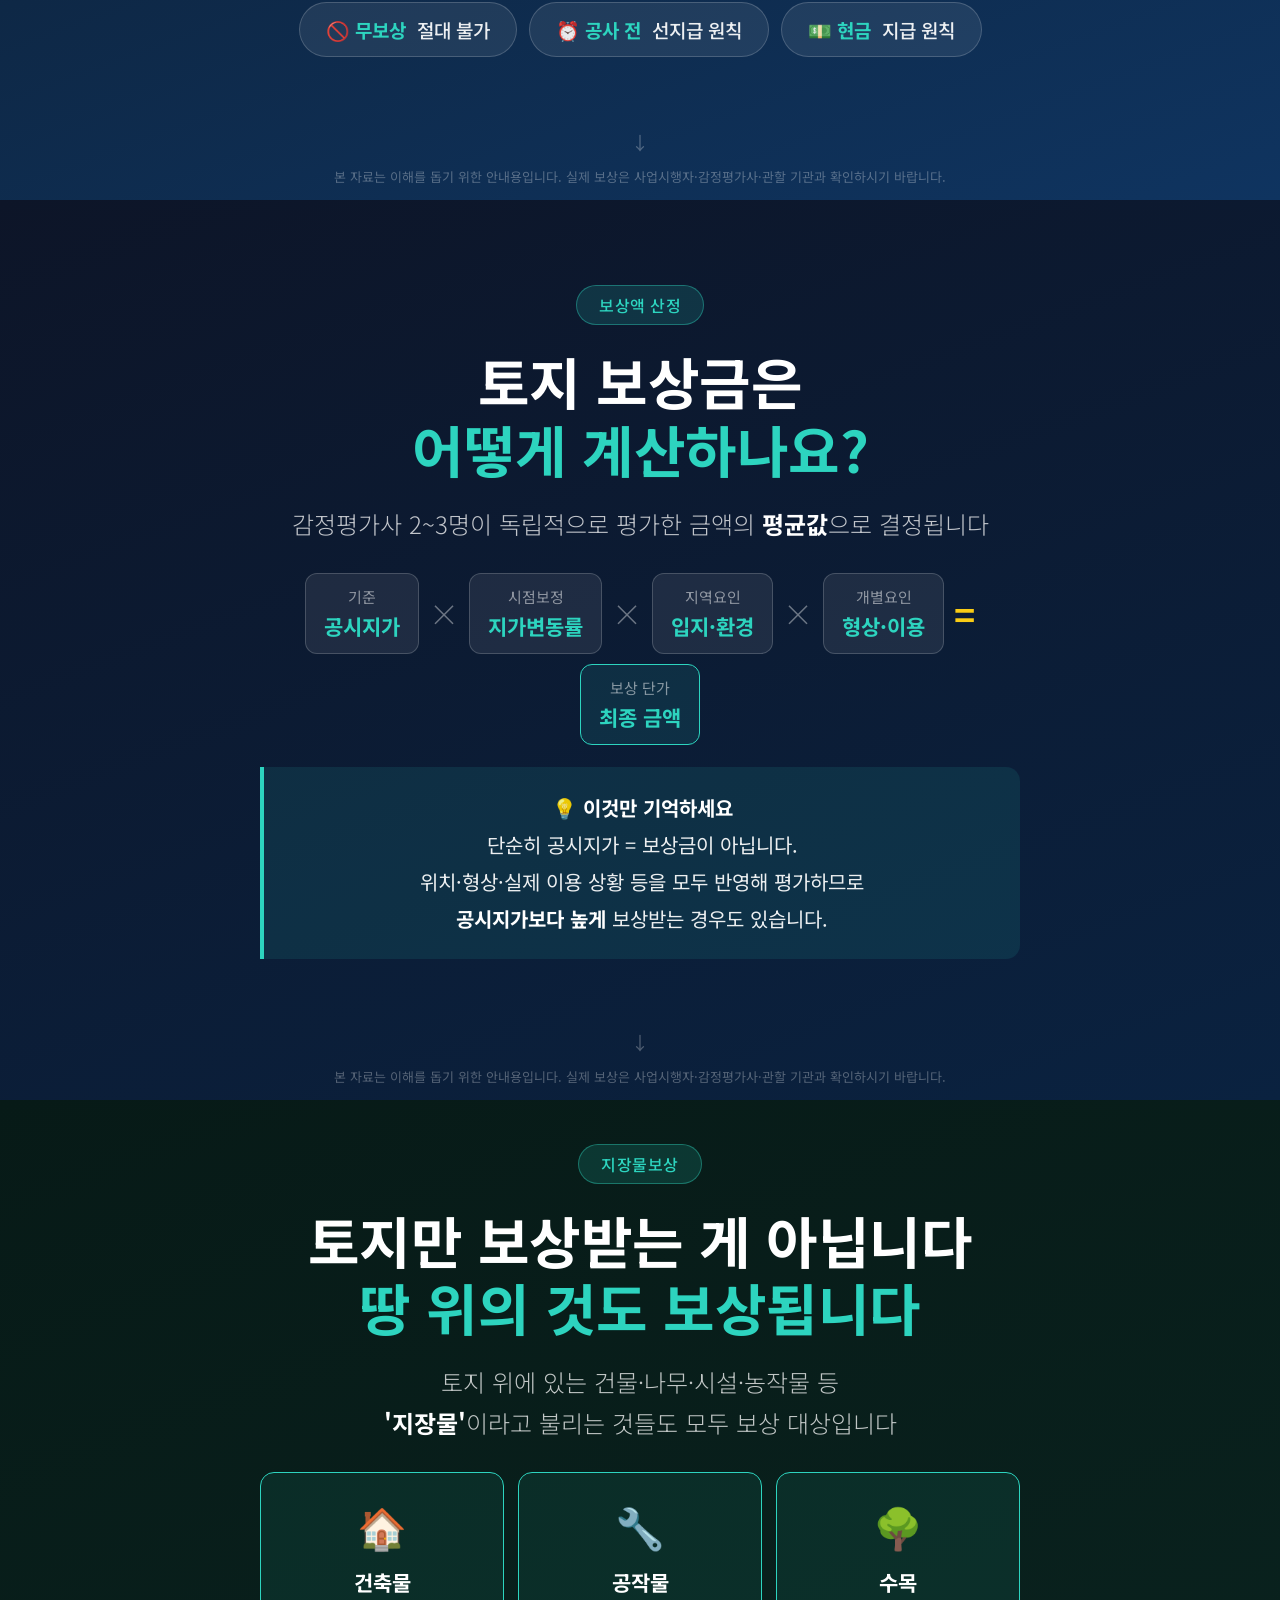
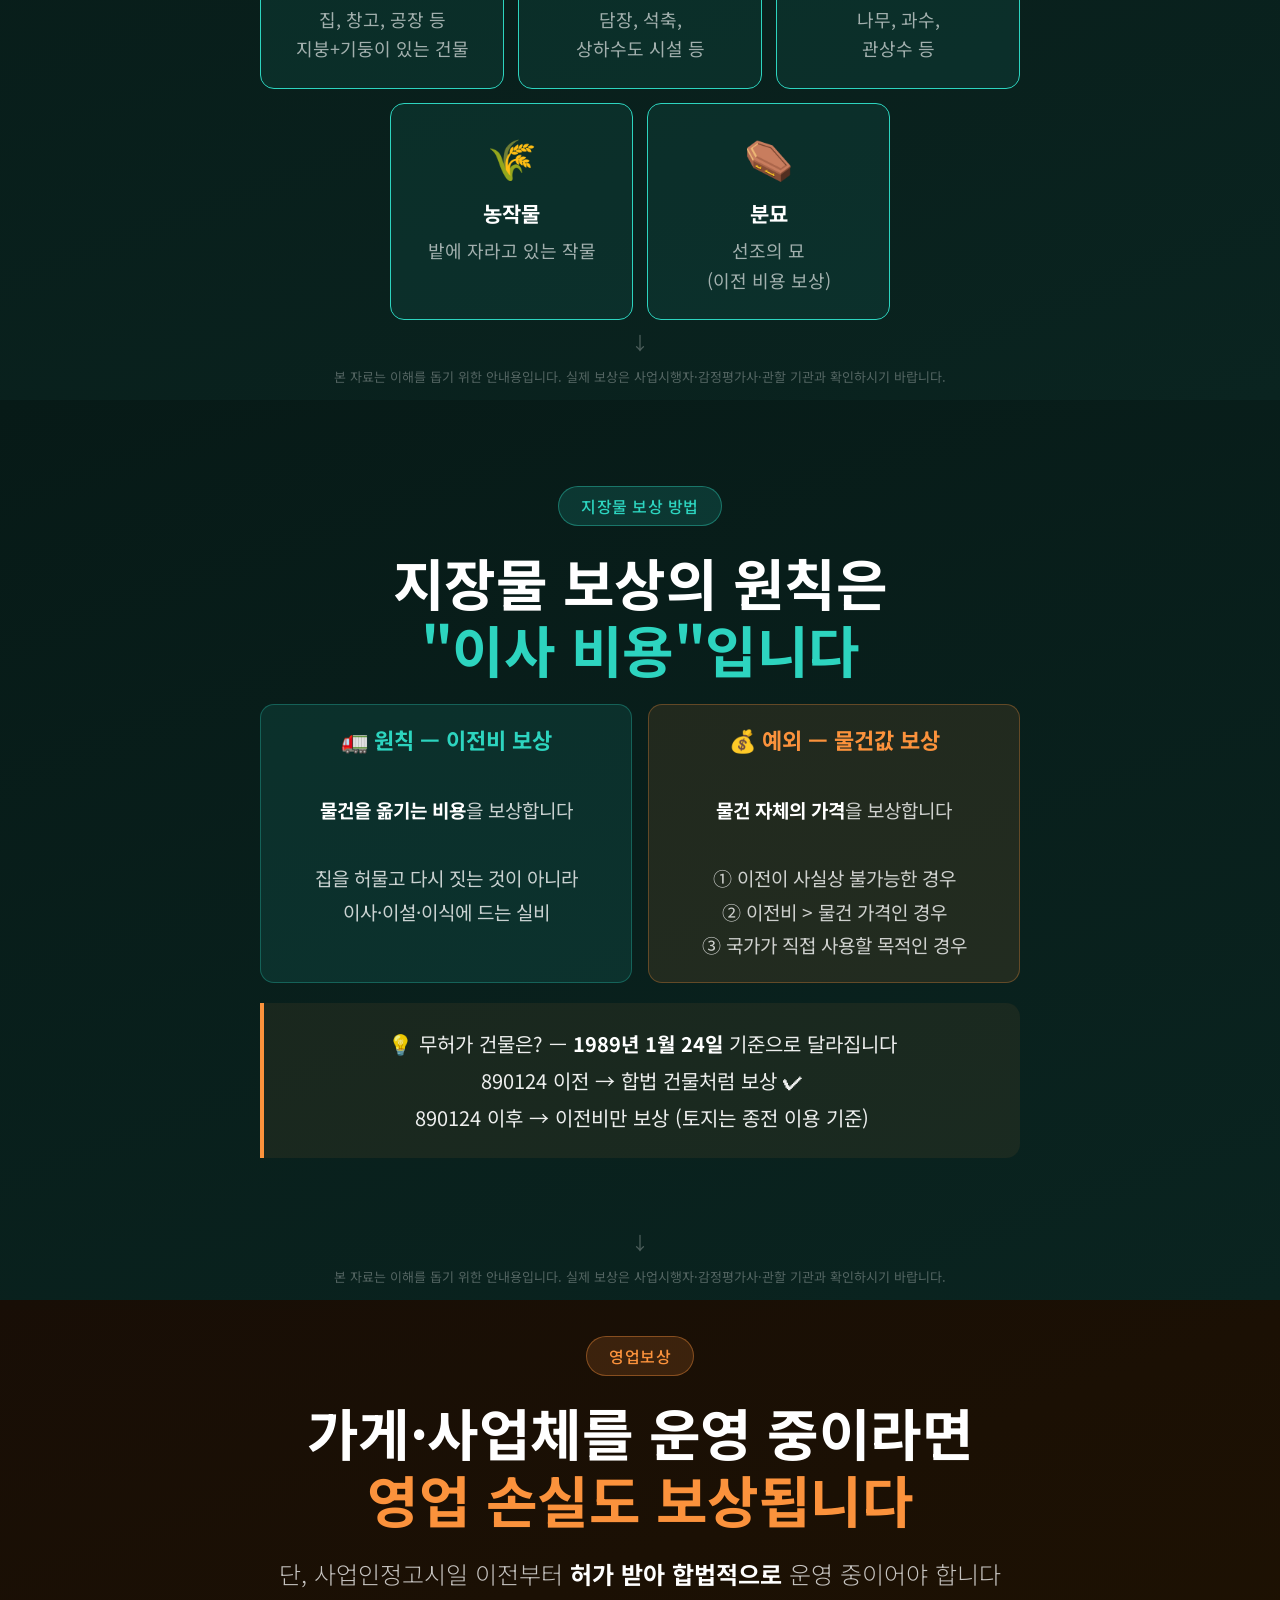
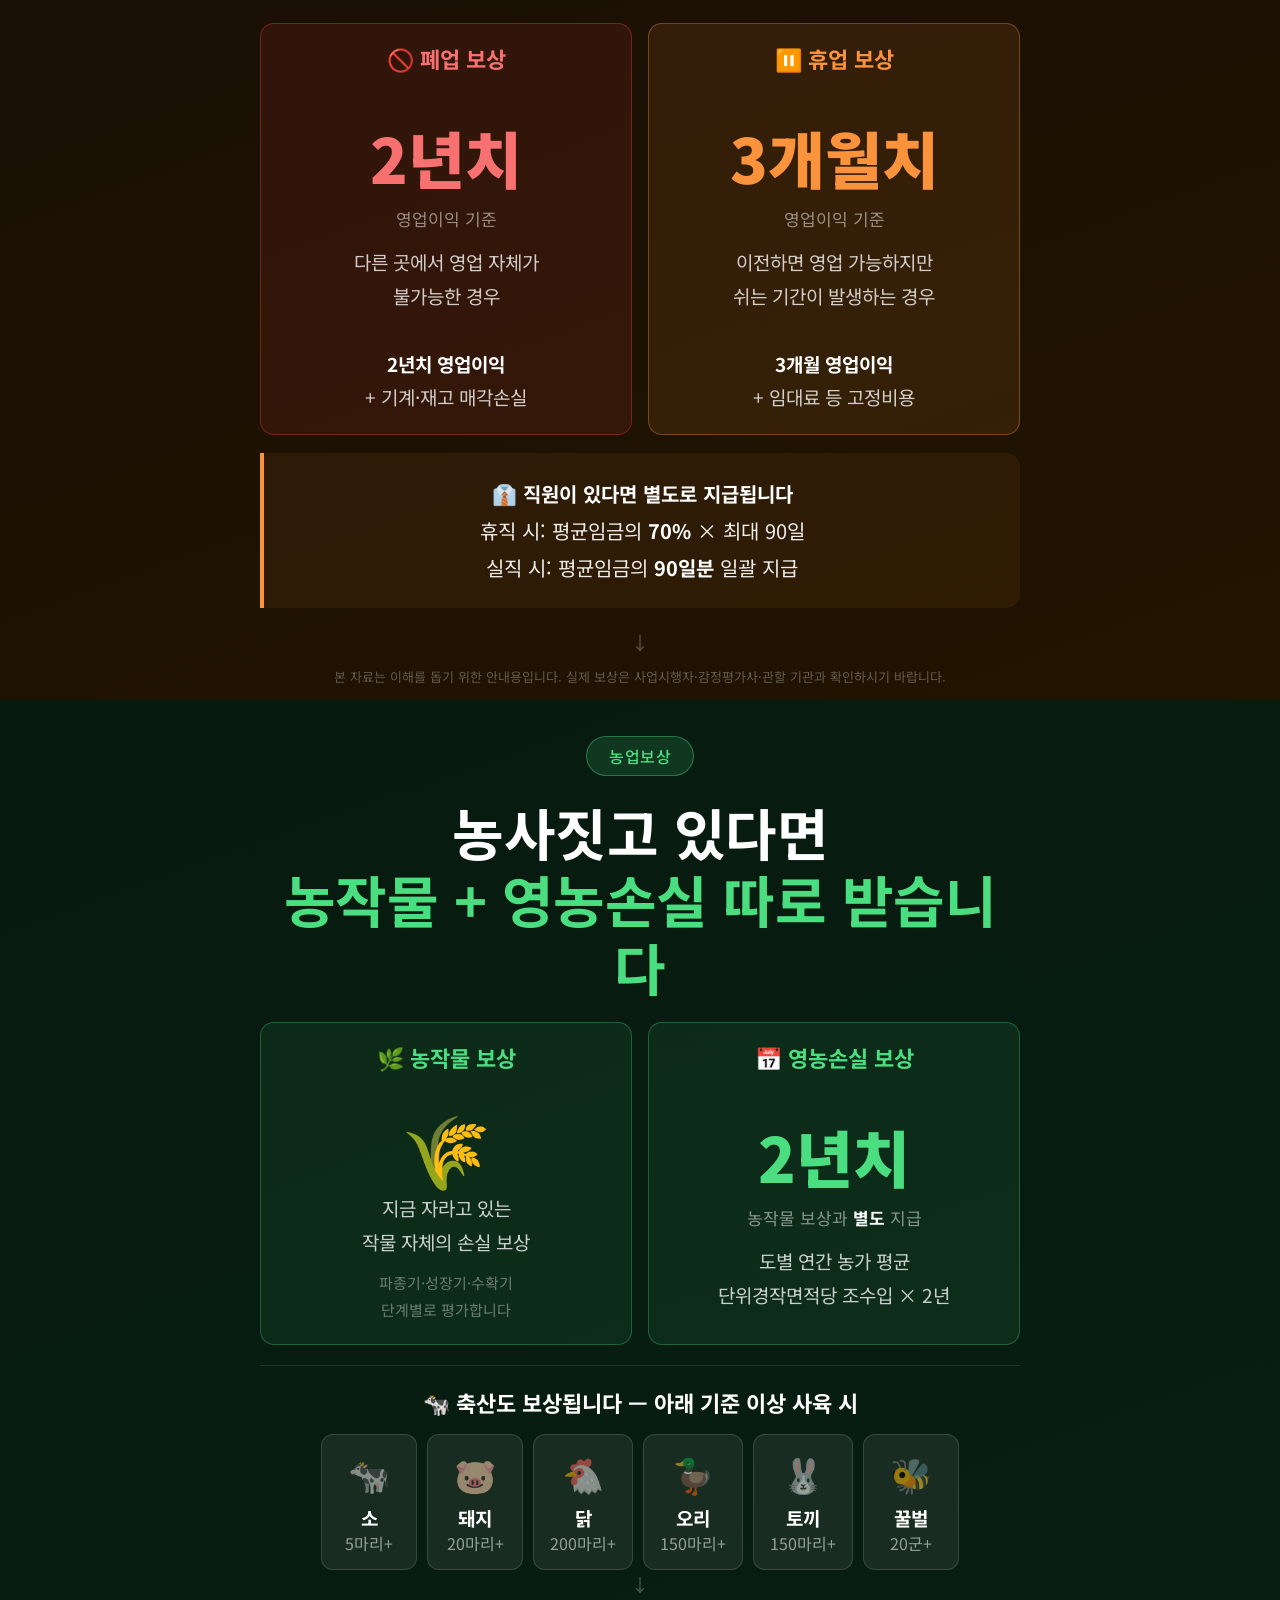
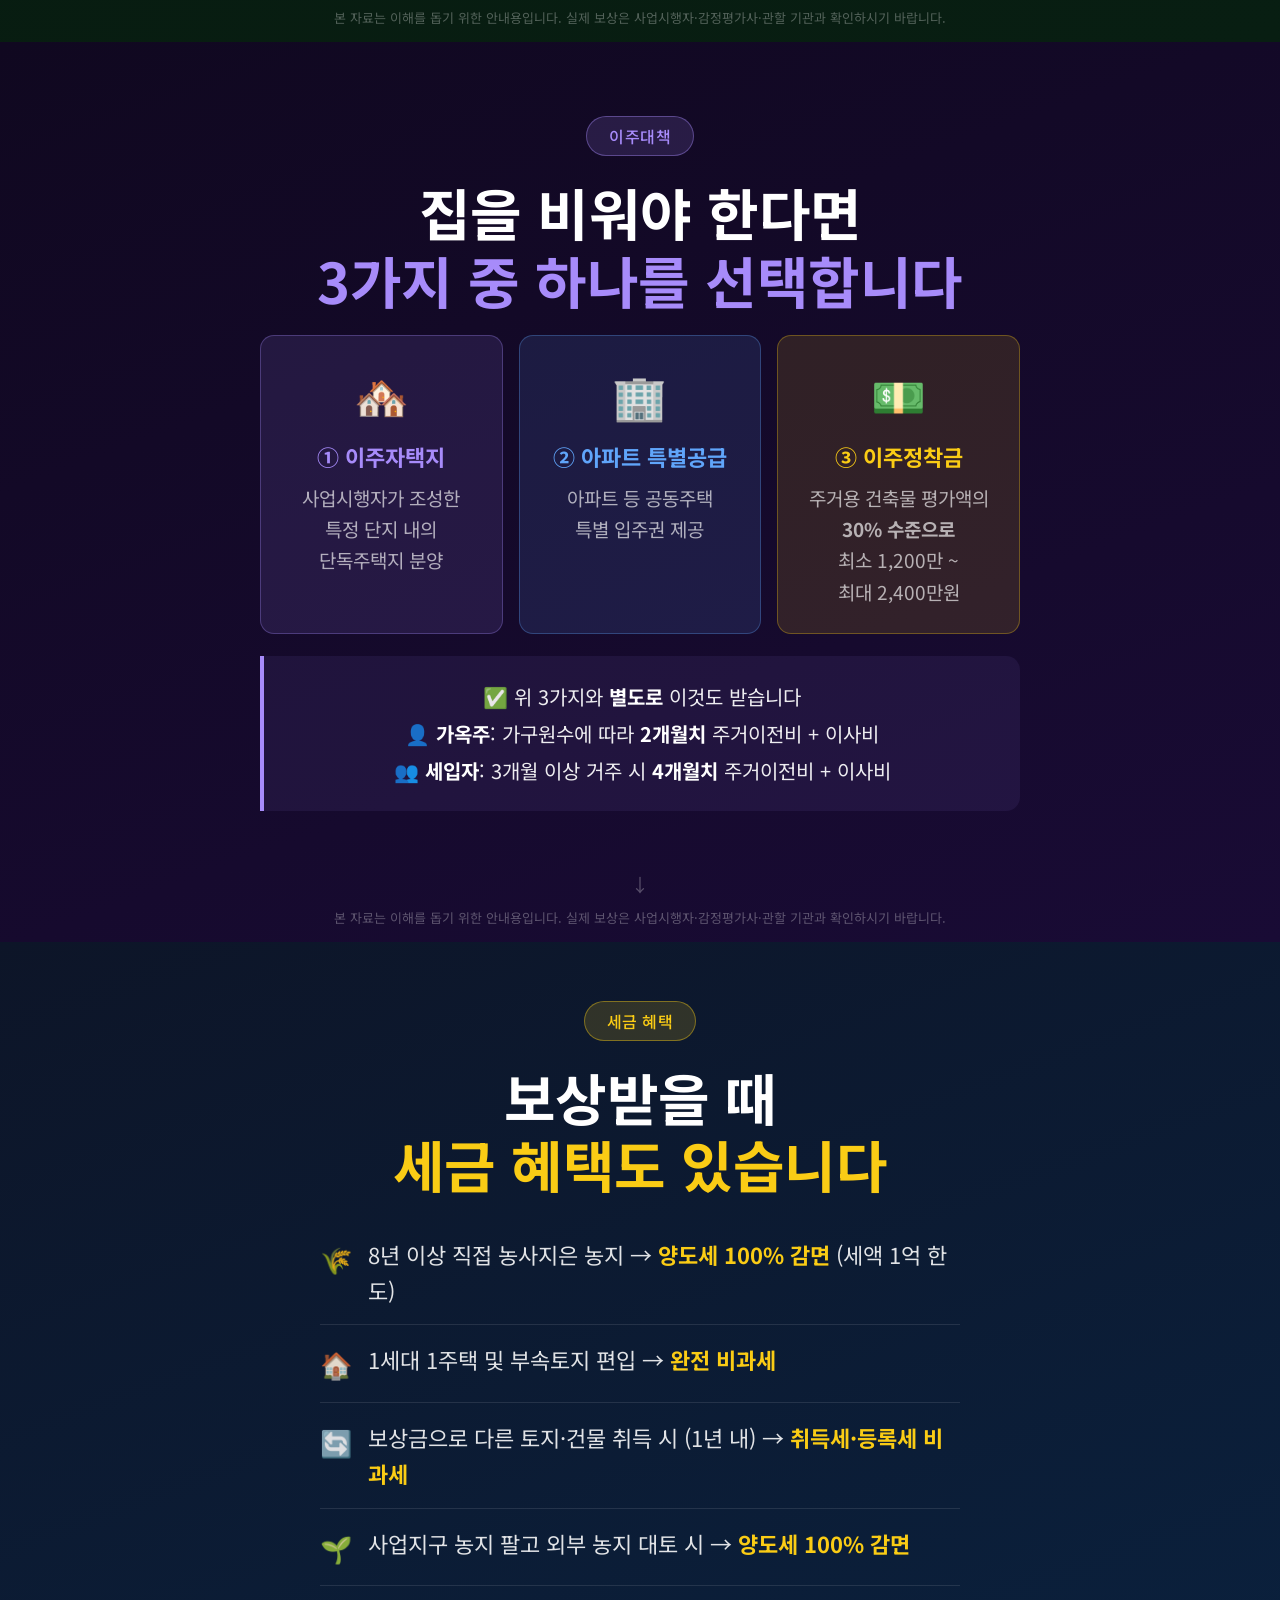
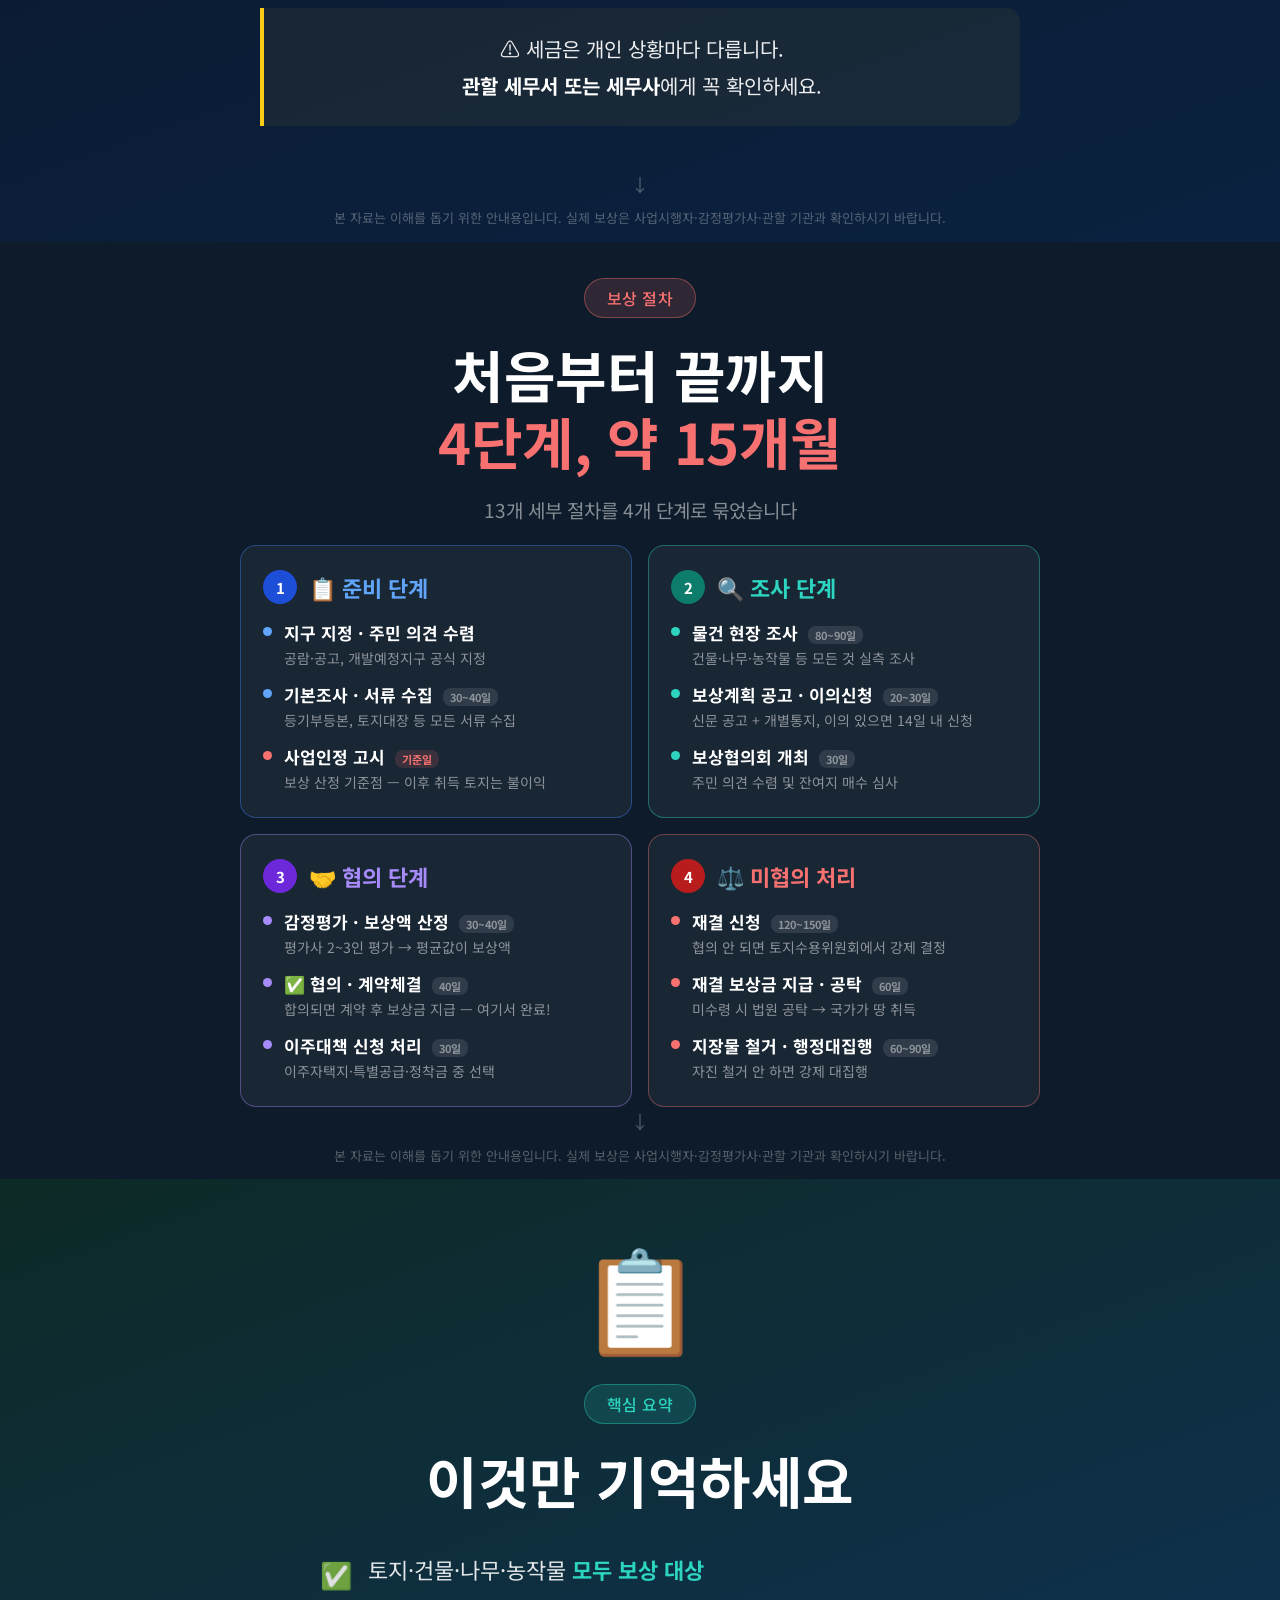
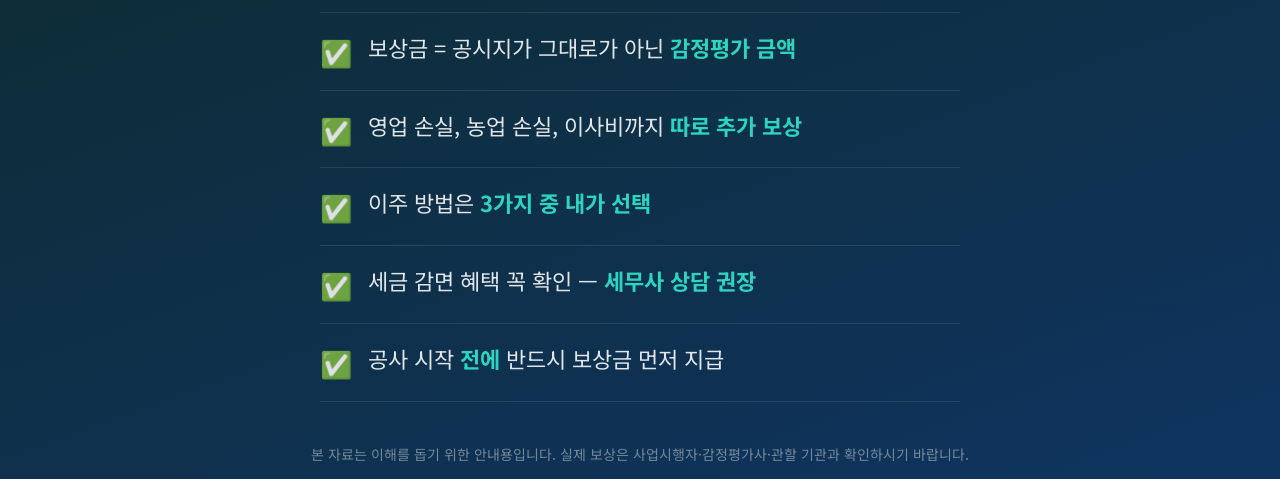
<file: land-compensation-story.html>
<!DOCTYPE html>
<html lang="ko">
<head>
<meta charset="UTF-8">
<meta name="viewport" content="width=device-width, initial-scale=1.0">
<title>내 땅이 도로가 된다면? — 토지보상 쉽게 이해하기</title>
<link href="https://fonts.googleapis.com/css2?family=Noto+Sans+KR:wght@300;400;500;700;900&display=swap" rel="stylesheet">
<style>
*{box-sizing:border-box;margin:0;padding:0}
html{scroll-behavior:smooth;scroll-snap-type:y mandatory;overflow-y:scroll}
body{font-family:'Noto Sans KR',sans-serif;background:#0D1B2A;color:#fff}

#prog{position:fixed;top:0;left:0;height:3px;background:linear-gradient(90deg,#2DD4BF,#3B82F6);width:0%;z-index:999;transition:width .2s}
#dots{position:fixed;right:18px;top:50%;transform:translateY(-50%);display:flex;flex-direction:column;gap:8px;z-index:998}
.dot{width:8px;height:8px;border-radius:50%;background:rgba(255,255,255,.25);cursor:pointer;transition:.3s}
.dot.on{background:#2DD4BF;transform:scale(1.4)}

.slide{scroll-snap-align:start;min-height:100vh;display:flex;flex-direction:column;align-items:center;justify-content:center;padding:36px 24px 72px;position:relative;overflow:hidden}
.s-dark{background:#0D1B2A}
.s-blue{background:linear-gradient(160deg,#0D1B2A 0%,#0F3460 100%)}
.s-teal{background:linear-gradient(160deg,#071A17 0%,#0A2420 100%)}
.s-green{background:linear-gradient(160deg,#071A0F 0%,#081E12 100%)}
.s-orange{background:linear-gradient(160deg,#180E06 0%,#211400 100%)}
.s-purple{background:linear-gradient(160deg,#100820 0%,#190B35 100%)}
.s-navy{background:linear-gradient(160deg,#0D1528 0%,#0A2240 100%)}
.s-proc{background:#0D1B2A}
.s-end{background:linear-gradient(160deg,#0D2A26 0%,#0F3460 100%)}

.content{max-width:760px;width:100%;text-align:center;position:relative;z-index:2}
.content-left{max-width:800px;width:100%;text-align:left;position:relative;z-index:2}

.badge{display:inline-block;background:rgba(45,212,191,.15);border:1px solid rgba(45,212,191,.4);color:#2DD4BF;border-radius:20px;padding:7px 22px;font-size:16px;font-weight:500;margin-bottom:22px;letter-spacing:.5px}
.badge-orange{background:rgba(251,146,60,.15);border-color:rgba(251,146,60,.4);color:#FB923C}
.badge-purple{background:rgba(167,139,250,.15);border-color:rgba(167,139,250,.4);color:#A78BFA}
.badge-yellow{background:rgba(250,204,21,.15);border-color:rgba(250,204,21,.4);color:#FACC15}
.badge-green{background:rgba(74,222,128,.15);border-color:rgba(74,222,128,.4);color:#4ADE80}

h1.hero-title{font-size:clamp(40px,7vw,76px);font-weight:900;line-height:1.15;letter-spacing:-1px;margin-bottom:22px}
h2.slide-title{font-size:clamp(30px,5.5vw,56px);font-weight:700;line-height:1.2;letter-spacing:-.5px;margin-bottom:22px}
.lead{font-size:clamp(18px,2.5vw,24px);color:rgba(255,255,255,.75);line-height:1.7;margin-bottom:28px;font-weight:300}

.highlight{color:#2DD4BF}
.highlight-o{color:#FB923C}
.highlight-y{color:#FACC15}
.highlight-g{color:#4ADE80}

.callout{background:rgba(45,212,191,.1);border-left:4px solid #2DD4BF;border-radius:0 14px 14px 0;padding:22px 30px;margin:20px 0;text-align:center}
.callout p{font-size:clamp(16px,2.2vw,20px);color:rgba(255,255,255,.92);line-height:1.85}
.callout p strong{color:#fff}

.pill-row{display:flex;flex-wrap:wrap;gap:12px;margin-top:22px;justify-content:center}
.pill{background:rgba(255,255,255,.08);border:1px solid rgba(255,255,255,.18);border-radius:30px;padding:13px 26px;font-size:clamp(16px,1.9vw,19px);font-weight:500;color:rgba(255,255,255,.92)}
.pill span{color:#2DD4BF;font-weight:700;margin-right:6px}

.card-grid-3{display:grid;grid-template-columns:repeat(3,1fr);gap:14px;margin-top:24px}
.card-grid-2{display:grid;grid-template-columns:repeat(2,1fr);gap:14px;margin-top:14px}
.vis-card{background:rgba(255,255,255,.06);border:1px solid rgba(255,255,255,.12);border-radius:14px;padding:24px 18px;text-align:center}
.vis-card .icon{font-size:40px;margin-bottom:12px}
.vis-card h4{font-size:clamp(17px,2vw,21px);font-weight:700;margin-bottom:8px;color:#fff}
.vis-card p{font-size:clamp(15px,1.8vw,18px);color:rgba(255,255,255,.62);line-height:1.65}
.vis-card.ac{border-color:#2DD4BF;background:rgba(45,212,191,.08)}

.compare-row{display:flex;gap:16px;flex-wrap:wrap;margin-top:22px}
.cbox{flex:1 1 220px;border-radius:14px;overflow:hidden}
.cbox-head{padding:18px 22px;font-size:clamp(18px,2.2vw,22px);font-weight:700}
.cbox-body{padding:20px 22px}
.cbox-body p{font-size:clamp(15px,1.9vw,19px);color:rgba(255,255,255,.78);line-height:1.78}
.cbox-body .num{font-size:clamp(40px,5.5vw,62px);font-weight:900;margin-bottom:4px}
.cbox-body .num-label{font-size:clamp(14px,1.6vw,17px);color:rgba(255,255,255,.5);margin-bottom:14px}

.formula-visual{display:flex;align-items:center;justify-content:center;flex-wrap:wrap;gap:10px;margin:22px 0}
.fv-box{background:rgba(255,255,255,.08);border:1px solid rgba(255,255,255,.18);border-radius:12px;padding:12px 18px;text-align:center}
.fv-box strong{display:block;font-size:clamp(12px,1.4vw,15px);color:rgba(255,255,255,.5);margin-bottom:4px;font-weight:400}
.fv-box span{font-size:clamp(16px,2vw,21px);font-weight:700;color:#2DD4BF}
.fv-op{font-size:clamp(22px,2.8vw,30px);color:rgba(255,255,255,.4);font-weight:300}
.fv-eq{font-size:clamp(26px,3.2vw,36px);color:#FACC15;font-weight:700}

.checklist{list-style:none;text-align:left;margin-top:20px}
.checklist li{display:flex;align-items:flex-start;gap:16px;padding:16px 0;border-bottom:1px solid rgba(255,255,255,.1);font-size:clamp(17px,2.1vw,22px);color:rgba(255,255,255,.88);line-height:1.65}
.checklist li .ck{font-size:clamp(22px,2.4vw,26px);flex-shrink:0;margin-top:2px}

.animals{display:flex;flex-wrap:wrap;gap:10px;justify-content:center;margin-top:16px}
.animal-tag{background:rgba(255,255,255,.07);border:1px solid rgba(255,255,255,.14);border-radius:12px;padding:14px 16px;text-align:center;min-width:96px}
.animal-tag .e{font-size:34px;display:block;margin-bottom:6px}
.animal-tag strong{display:block;font-weight:700;color:#fff;font-size:clamp(16px,1.9vw,19px)}
.animal-tag span{color:rgba(255,255,255,.55);font-size:clamp(13px,1.5vw,16px)}

.choice3{display:grid;grid-template-columns:repeat(auto-fit,minmax(180px,1fr));gap:16px;margin-top:22px}
.choice3-card{border-radius:14px;padding:26px 20px;text-align:center}
.choice3-card .icon{font-size:44px;margin-bottom:14px}
.choice3-card h4{font-size:clamp(17px,2vw,22px);font-weight:700;margin-bottom:10px}
.choice3-card p{font-size:clamp(15px,1.8vw,19px);color:rgba(255,255,255,.65);line-height:1.65}

/* 절차 4단계 */
.phase-grid{display:grid;grid-template-columns:repeat(auto-fit,minmax(310px,1fr));gap:16px;margin-top:20px}
.phase-card{background:rgba(255,255,255,.05);border:1px solid rgba(255,255,255,.12);border-radius:16px;padding:24px 22px}
.phase-title{font-size:clamp(18px,2.2vw,22px);font-weight:700;margin-bottom:16px;display:flex;align-items:center;gap:12px}
.phase-num{width:34px;height:34px;border-radius:50%;display:flex;align-items:center;justify-content:center;font-size:15px;font-weight:700;flex-shrink:0}
.step-list{display:flex;flex-direction:column;gap:12px}
.step-item{display:flex;align-items:flex-start;gap:12px}
.step-dot{width:9px;height:9px;border-radius:50%;flex-shrink:0;margin-top:7px}
.step-item h5{font-size:clamp(15px,1.8vw,17px);font-weight:700;color:#fff;margin-bottom:3px}
.step-item p{font-size:clamp(12px,1.4vw,14px);color:rgba(255,255,255,.5);line-height:1.55}
.step-days{display:inline-block;font-size:11px;background:rgba(255,255,255,.1);border-radius:8px;padding:1px 7px;margin-left:5px;color:rgba(255,255,255,.45)}

.disc{position:absolute;bottom:14px;left:0;right:0;text-align:center;font-size:clamp(11px,1.2vw,13px);color:rgba(255,255,255,.3);padding:0 20px;z-index:3;line-height:1.5}

.scene{position:relative;margin:20px auto;width:260px;height:180px}
.house-body{position:absolute;bottom:0;left:50%;transform:translateX(-50%);width:150px;height:90px;background:rgba(45,212,191,.25);border:2px solid rgba(45,212,191,.5);border-radius:4px 4px 0 0}
.house-roof{position:absolute;bottom:90px;left:50%;transform:translateX(-50%);width:0;height:0;border-left:84px solid transparent;border-right:84px solid transparent;border-bottom:56px solid rgba(45,212,191,.35)}
.road-after{position:absolute;bottom:0;left:0;right:0;height:18px;background:repeating-linear-gradient(90deg,rgba(251,146,60,.6) 0,rgba(251,146,60,.6) 28px,transparent 28px,transparent 56px);border-radius:4px}
.excavator{position:absolute;right:8px;bottom:18px;font-size:34px}
.money-fly{position:absolute;top:8px;right:18px;font-size:22px;animation:floatup 2s ease-in-out infinite}
.arrow-road{position:absolute;bottom:18px;left:8px;font-size:18px;color:#FB923C}
@keyframes floatup{0%,100%{transform:translateY(0)}50%{transform:translateY(-8px)}}

.scroll-hint{position:absolute;bottom:42px;left:50%;transform:translateX(-50%);text-align:center;color:rgba(255,255,255,.28);font-size:12px;animation:bounce 2s ease-in-out infinite}
@keyframes bounce{0%,100%{transform:translateX(-50%) translateY(0)}50%{transform:translateX(-50%) translateY(6px)}}
.scroll-hint::before{content:'↓';display:block;font-size:18px;margin-bottom:3px}

.bg-circle{position:absolute;border-radius:50%;pointer-events:none;opacity:.04}
.divider{height:1px;background:rgba(255,255,255,.1);margin:20px 0}

@media(max-width:600px){
  #dots{display:none}
  .card-grid-3{grid-template-columns:repeat(2,1fr)}
  .phase-grid{grid-template-columns:1fr}
  .compare-row{flex-direction:column}
  .slide{padding:28px 16px 68px}
}
</style>
</head>
<body>
<div id="prog"></div>
<div id="dots"></div>

<!-- ===== 0: 인트로 ===== -->
<div class="slide s-dark" data-slide="0">
  <div class="bg-circle" style="width:500px;height:500px;background:#2DD4BF;top:-150px;right:-150px"></div>
  <div class="bg-circle" style="width:300px;height:300px;background:#3B82F6;bottom:-80px;left:-80px"></div>
  <div class="content">
    <div class="badge">공익사업 토지보상 안내</div>
    <h1 class="hero-title">어느 날,<br>내 땅에<br><span class="highlight">도로가 생긴다면?</span></h1>
    <p class="lead">처음부터 끝까지 쉽게 알려드립니다.</p>
    <div style="color:rgba(255,255,255,.38);font-size:20px">스크롤을 내리며 읽어보세요</div>
  </div>
  <div class="disc">본 자료는 이해를 돕기 위한 안내용입니다. 실제 보상은 사업시행자·감정평가사·관할 기관과 확인하시기 바랍니다.</div>
  <div class="scroll-hint"></div>
</div>

<!-- ===== 1: 토지보상이란 ===== -->
<div class="slide s-blue" data-slide="1">
  <div class="content">
    <div class="badge">토지보상이란?</div>
    <h2 class="slide-title">국가 등이 내 땅을 가져갈 때는<br><span class="highlight">반드시 돈을 줘야 합니다</span></h2>
    <div class="scene">
      <div class="house-body"></div>
      <div class="house-roof"></div>
      <div class="road-after"></div>
      <div class="excavator">🚧</div>
      <div class="money-fly">💰</div>
      <div class="arrow-road">→</div>
    </div>
    <div class="callout">
      <p>「공익사업을 위한 토지 등의 취득 및 보상에 관한 법률」에 의해<br>
      도로·철도·학교·공공주택 등 공익사업에 내 토지가 편입되면<br>
      <strong>사업시행자가 반드시 정당한 보상을 해야 합니다.</strong></p>
    </div>
    <div class="pill-row">
      <div class="pill">🚫 <span>무보상</span> 절대 불가</div>
      <div class="pill">⏰ <span>공사 전</span> 선지급 원칙</div>
      <div class="pill">💵 <span>현금</span> 지급 원칙</div>
    </div>
  </div>
  <div class="disc">본 자료는 이해를 돕기 위한 안내용입니다. 실제 보상은 사업시행자·감정평가사·관할 기관과 확인하시기 바랍니다.</div>
  <div class="scroll-hint"></div>
</div>

<!-- ===== 2: 보상액 산정 ===== -->
<div class="slide s-navy" data-slide="2">
  <div class="content">
    <div class="badge">보상액 산정</div>
    <h2 class="slide-title">토지 보상금은<br><span class="highlight">어떻게 계산하나요?</span></h2>
    <p class="lead">감정평가사 2~3명이 독립적으로 평가한 금액의 <strong style="color:#fff">평균값</strong>으로 결정됩니다</p>
    <div class="formula-visual">
      <div class="fv-box"><strong>기준</strong><span>공시지가</span></div>
      <div class="fv-op">×</div>
      <div class="fv-box"><strong>시점보정</strong><span>지가변동률</span></div>
      <div class="fv-op">×</div>
      <div class="fv-box"><strong>지역요인</strong><span>입지·환경</span></div>
      <div class="fv-op">×</div>
      <div class="fv-box"><strong>개별요인</strong><span>형상·이용</span></div>
      <div class="fv-eq">=</div>
      <div class="fv-box" style="border-color:#2DD4BF;background:rgba(45,212,191,.1)"><strong>보상 단가</strong><span>최종 금액</span></div>
    </div>
    <div class="callout">
      <p>💡 <strong>이것만 기억하세요</strong><br>
      단순히 공시지가 = 보상금이 아닙니다.<br>
      위치·형상·실제 이용 상황 등을 모두 반영해 평가하므로<br>
      <strong>공시지가보다 높게</strong> 보상받는 경우도 있습니다.</p>
    </div>
  </div>
  <div class="disc">본 자료는 이해를 돕기 위한 안내용입니다. 실제 보상은 사업시행자·감정평가사·관할 기관과 확인하시기 바랍니다.</div>
  <div class="scroll-hint"></div>
</div>

<!-- ===== 3: 지장물이란 ===== -->
<div class="slide s-teal" data-slide="3">
  <div class="content">
    <div class="badge">지장물보상</div>
    <h2 class="slide-title">토지만 보상받는 게 아닙니다<br><span class="highlight">땅 위의 것도 보상됩니다</span></h2>
    <p class="lead">토지 위에 있는 건물·나무·시설·농작물 등<br><strong style="color:#fff">'지장물'</strong>이라고 불리는 것들도 모두 보상 대상입니다</p>
    <div class="card-grid-3">
      <div class="vis-card ac"><div class="icon">🏠</div><h4>건축물</h4><p>집, 창고, 공장 등<br>지붕+기둥이 있는 건물</p></div>
      <div class="vis-card ac"><div class="icon">🔧</div><h4>공작물</h4><p>담장, 석축,<br>상하수도 시설 등</p></div>
      <div class="vis-card ac"><div class="icon">🌳</div><h4>수목</h4><p>나무, 과수,<br>관상수 등</p></div>
    </div>
    <div class="card-grid-2" style="max-width:500px;margin:14px auto 0">
      <div class="vis-card ac"><div class="icon">🌾</div><h4>농작물</h4><p>밭에 자라고 있는 작물</p></div>
      <div class="vis-card ac"><div class="icon">⚰️</div><h4>분묘</h4><p>선조의 묘<br>(이전 비용 보상)</p></div>
    </div>
  </div>
  <div class="disc">본 자료는 이해를 돕기 위한 안내용입니다. 실제 보상은 사업시행자·감정평가사·관할 기관과 확인하시기 바랍니다.</div>
  <div class="scroll-hint"></div>
</div>

<!-- ===== 4: 이전비 vs 가격보상 ===== -->
<div class="slide s-teal" data-slide="4">
  <div class="content">
    <div class="badge">지장물 보상 방법</div>
    <h2 class="slide-title">지장물 보상의 원칙은<br><span class="highlight">"이사 비용"입니다</span></h2>
    <div class="compare-row">
      <div class="cbox" style="background:rgba(45,212,191,.1);border:1px solid rgba(45,212,191,.3)">
        <div class="cbox-head" style="color:#2DD4BF">🚛 원칙 — 이전비 보상</div>
        <div class="cbox-body">
          <p><strong style="color:#fff">물건을 옮기는 비용</strong>을 보상합니다<br><br>
          집을 허물고 다시 짓는 것이 아니라<br>이사·이설·이식에 드는 실비</p>
        </div>
      </div>
      <div class="cbox" style="background:rgba(251,146,60,.1);border:1px solid rgba(251,146,60,.3)">
        <div class="cbox-head" style="color:#FB923C">💰 예외 — 물건값 보상</div>
        <div class="cbox-body">
          <p><strong style="color:#fff">물건 자체의 가격</strong>을 보상합니다<br><br>
          ① 이전이 사실상 불가능한 경우<br>
          ② 이전비 &gt; 물건 가격인 경우<br>
          ③ 국가가 직접 사용할 목적인 경우</p>
        </div>
      </div>
    </div>
    <div class="callout" style="border-color:#FB923C;background:rgba(251,146,60,.07)">
      <p>💡 무허가 건물은? — <strong>1989년 1월 24일</strong> 기준으로 달라집니다<br>
      890124 이전 → 합법 건물처럼 보상 ✔<br>
      890124 이후 → 이전비만 보상 (토지는 종전 이용 기준)</p>
    </div>
  </div>
  <div class="disc">본 자료는 이해를 돕기 위한 안내용입니다. 실제 보상은 사업시행자·감정평가사·관할 기관과 확인하시기 바랍니다.</div>
  <div class="scroll-hint"></div>
</div>

<!-- ===== 5: 영업보상 ===== -->
<div class="slide s-orange" data-slide="5">
  <div class="content">
    <div class="badge badge-orange">영업보상</div>
    <h2 class="slide-title">가게·사업체를 운영 중이라면<br><span class="highlight-o">영업 손실도 보상됩니다</span></h2>
    <p class="lead">단, 사업인정고시일 이전부터 <strong style="color:#fff">허가 받아 합법적으로</strong> 운영 중이어야 합니다</p>
    <div class="compare-row">
      <div class="cbox" style="background:rgba(239,68,68,.1);border:1px solid rgba(239,68,68,.35)">
        <div class="cbox-head" style="color:#F87171">🚫 폐업 보상</div>
        <div class="cbox-body">
          <div class="num" style="color:#F87171">2년치</div>
          <div class="num-label">영업이익 기준</div>
          <p>다른 곳에서 영업 자체가<br>불가능한 경우<br><br>
          <strong style="color:#fff">2년치 영업이익</strong><br>+ 기계·재고 매각손실</p>
        </div>
      </div>
      <div class="cbox" style="background:rgba(251,146,60,.1);border:1px solid rgba(251,146,60,.35)">
        <div class="cbox-head" style="color:#FB923C">⏸️ 휴업 보상</div>
        <div class="cbox-body">
          <div class="num" style="color:#FB923C">3개월치</div>
          <div class="num-label">영업이익 기준</div>
          <p>이전하면 영업 가능하지만<br>쉬는 기간이 발생하는 경우<br><br>
          <strong style="color:#fff">3개월 영업이익</strong><br>+ 임대료 등 고정비용</p>
        </div>
      </div>
    </div>
    <div class="callout" style="border-color:#FB923C;background:rgba(251,146,60,.07);margin-top:18px">
      <p>👔 <strong>직원이 있다면 별도로 지급됩니다</strong><br>
      휴직 시: 평균임금의 <strong>70%</strong> × 최대 90일<br>
      실직 시: 평균임금의 <strong>90일분</strong> 일괄 지급</p>
    </div>
  </div>
  <div class="disc">본 자료는 이해를 돕기 위한 안내용입니다. 실제 보상은 사업시행자·감정평가사·관할 기관과 확인하시기 바랍니다.</div>
  <div class="scroll-hint"></div>
</div>

<!-- ===== 6: 농업보상 ===== -->
<div class="slide s-green" data-slide="6">
  <div class="content">
    <div class="badge badge-green">농업보상</div>
    <h2 class="slide-title">농사짓고 있다면<br><span class="highlight-g">농작물 + 영농손실 따로 받습니다</span></h2>
    <div class="compare-row" style="margin-top:10px">
      <div class="cbox" style="background:rgba(74,222,128,.08);border:1px solid rgba(74,222,128,.3)">
        <div class="cbox-head" style="color:#4ADE80">🌿 농작물 보상</div>
        <div class="cbox-body">
          <div style="font-size:clamp(52px,7vw,72px);margin-bottom:8px;line-height:1">🌾</div>
          <p>지금 자라고 있는<br>작물 자체의 손실 보상</p>
          <p style="margin-top:12px;font-size:clamp(13px,1.5vw,15px);color:rgba(255,255,255,.38)">파종기·성장기·수확기<br>단계별로 평가합니다</p>
        </div>
      </div>
      <div class="cbox" style="background:rgba(74,222,128,.08);border:1px solid rgba(74,222,128,.3)">
        <div class="cbox-head" style="color:#4ADE80">📅 영농손실 보상</div>
        <div class="cbox-body">
          <div class="num" style="color:#4ADE80">2년치</div>
          <div class="num-label">농작물 보상과 <strong style="color:#fff">별도</strong> 지급</div>
          <p>도별 연간 농가 평균<br>단위경작면적당 조수입 × 2년</p>
        </div>
      </div>
    </div>
    <div class="divider"></div>
    <p style="font-size:clamp(18px,2.2vw,22px);font-weight:700;color:#fff;margin-bottom:16px;text-align:center">🐄 축산도 보상됩니다 — 아래 기준 이상 사육 시</p>
    <div class="animals">
      <div class="animal-tag"><span class="e">🐄</span><strong>소</strong><span>5마리+</span></div>
      <div class="animal-tag"><span class="e">🐷</span><strong>돼지</strong><span>20마리+</span></div>
      <div class="animal-tag"><span class="e">🐔</span><strong>닭</strong><span>200마리+</span></div>
      <div class="animal-tag"><span class="e">🦆</span><strong>오리</strong><span>150마리+</span></div>
      <div class="animal-tag"><span class="e">🐰</span><strong>토끼</strong><span>150마리+</span></div>
      <div class="animal-tag"><span class="e">🐝</span><strong>꿀벌</strong><span>20군+</span></div>
    </div>
  </div>
  <div class="disc">본 자료는 이해를 돕기 위한 안내용입니다. 실제 보상은 사업시행자·감정평가사·관할 기관과 확인하시기 바랍니다.</div>
  <div class="scroll-hint"></div>
</div>

<!-- ===== 7: 이주대책 ===== -->
<div class="slide s-purple" data-slide="7">
  <div class="content">
    <div class="badge badge-purple">이주대책</div>
    <h2 class="slide-title">집을 비워야 한다면<br><span style="color:#A78BFA">3가지 중 하나를 선택합니다</span></h2>
    <div class="choice3">
      <div class="choice3-card" style="background:rgba(167,139,250,.12);border:1px solid rgba(167,139,250,.3)">
        <div class="icon">🏘️</div>
        <h4 style="color:#A78BFA">① 이주자택지</h4>
        <p>사업시행자가 조성한<br>특정 단지 내의<br>단독주택지 분양</p>
      </div>
      <div class="choice3-card" style="background:rgba(96,165,250,.12);border:1px solid rgba(96,165,250,.3)">
        <div class="icon">🏢</div>
        <h4 style="color:#60A5FA">② 아파트 특별공급</h4>
        <p>아파트 등 공동주택<br>특별 입주권 제공</p>
      </div>
      <div class="choice3-card" style="background:rgba(250,204,21,.12);border:1px solid rgba(250,204,21,.3)">
        <div class="icon">💵</div>
        <h4 style="color:#FACC15">③ 이주정착금</h4>
        <p>주거용 건축물 평가액의 <strong>30% 수준으로</strong><br>최소 1,200만 ~<br>최대 2,400만원</p>
      </div>
    </div>
    <div class="callout" style="border-color:#A78BFA;background:rgba(167,139,250,.08);margin-top:22px">
      <p>✅ 위 3가지와 <strong>별도로</strong> 이것도 받습니다<br>
      👤 <strong>가옥주</strong>: 가구원수에 따라 <strong>2개월치</strong> 주거이전비 + 이사비<br>
      👥 <strong>세입자</strong>: 3개월 이상 거주 시 <strong>4개월치</strong> 주거이전비 + 이사비</p>
    </div>
  </div>
  <div class="disc">본 자료는 이해를 돕기 위한 안내용입니다. 실제 보상은 사업시행자·감정평가사·관할 기관과 확인하시기 바랍니다.</div>
  <div class="scroll-hint"></div>
</div>

<!-- ===== 8: 세금 혜택 ===== -->
<div class="slide s-navy" data-slide="8">
  <div class="content">
    <div class="badge badge-yellow">세금 혜택</div>
    <h2 class="slide-title">보상받을 때<br><span class="highlight-y">세금 혜택도 있습니다</span></h2>
    <ul class="checklist" style="max-width:640px;margin:0 auto">
      <li><span class="ck">🌾</span><div>8년 이상 직접 농사지은 농지 → <strong style="color:#FACC15">양도세 100% 감면</strong> (세액 1억 한도)</div></li>
      <li><span class="ck">🏠</span><div>1세대 1주택 및 부속토지 편입 → <strong style="color:#FACC15">완전 비과세</strong></div></li>
      <li><span class="ck">🔄</span><div>보상금으로 다른 토지·건물 취득 시 (1년 내) → <strong style="color:#FACC15">취득세·등록세 비과세</strong></div></li>
      <li><span class="ck">🌱</span><div>사업지구 농지 팔고 외부 농지 대토 시 → <strong style="color:#FACC15">양도세 100% 감면</strong></div></li>
    </ul>
    <div class="callout" style="border-color:#FACC15;background:rgba(250,204,21,.06);margin-top:22px">
      <p>⚠️ 세금은 개인 상황마다 다릅니다.<br><strong>관할 세무서 또는 세무사</strong>에게 꼭 확인하세요.</p>
    </div>
  </div>
  <div class="disc">본 자료는 이해를 돕기 위한 안내용입니다. 실제 보상은 사업시행자·감정평가사·관할 기관과 확인하시기 바랍니다.</div>
  <div class="scroll-hint"></div>
</div>

<!-- ===== 9: 보상 절차 ===== -->
<div class="slide s-proc" data-slide="9">
  <div class="content-left" style="max-width:800px">
    <div style="text-align:center;margin-bottom:22px">
      <div class="badge" style="background:rgba(248,113,113,.15);border-color:rgba(248,113,113,.4);color:#F87171">보상 절차</div>
      <h2 class="slide-title" style="text-align:center">처음부터 끝까지<br><span style="color:#F87171">4단계, 약 15개월</span></h2>
      <p style="font-size:clamp(16px,1.9vw,19px);color:rgba(255,255,255,.5)">13개 세부 절차를 4개 단계로 묶었습니다</p>
    </div>
    <div class="phase-grid">
      <div class="phase-card" style="border-color:rgba(59,130,246,.4)">
        <div class="phase-title">
          <div class="phase-num" style="background:#1D4ED8">1</div>
          <span style="color:#60A5FA">📋 준비 단계</span>
        </div>
        <div class="step-list">
          <div class="step-item"><div class="step-dot" style="background:#60A5FA"></div><div><h5>지구 지정 · 주민 의견 수렴</h5><p>공람·공고, 개발예정지구 공식 지정</p></div></div>
          <div class="step-item"><div class="step-dot" style="background:#60A5FA"></div><div><h5>기본조사 · 서류 수집 <span class="step-days">30~40일</span></h5><p>등기부등본, 토지대장 등 모든 서류 수집</p></div></div>
          <div class="step-item"><div class="step-dot" style="background:#F87171"></div><div><h5>사업인정 고시 <span class="step-days" style="color:#F87171;background:rgba(248,113,113,.15)">기준일</span></h5><p>보상 산정 기준점 — 이후 취득 토지는 불이익</p></div></div>
        </div>
      </div>
      <div class="phase-card" style="border-color:rgba(45,212,191,.4)">
        <div class="phase-title">
          <div class="phase-num" style="background:#0E7C6A">2</div>
          <span style="color:#2DD4BF">🔍 조사 단계</span>
        </div>
        <div class="step-list">
          <div class="step-item"><div class="step-dot" style="background:#2DD4BF"></div><div><h5>물건 현장 조사 <span class="step-days">80~90일</span></h5><p>건물·나무·농작물 등 모든 것 실측 조사</p></div></div>
          <div class="step-item"><div class="step-dot" style="background:#2DD4BF"></div><div><h5>보상계획 공고 · 이의신청 <span class="step-days">20~30일</span></h5><p>신문 공고 + 개별통지, 이의 있으면 14일 내 신청</p></div></div>
          <div class="step-item"><div class="step-dot" style="background:#2DD4BF"></div><div><h5>보상협의회 개최 <span class="step-days">30일</span></h5><p>주민 의견 수렴 및 잔여지 매수 심사</p></div></div>
        </div>
      </div>
      <div class="phase-card" style="border-color:rgba(167,139,250,.4)">
        <div class="phase-title">
          <div class="phase-num" style="background:#6D28D9">3</div>
          <span style="color:#A78BFA">🤝 협의 단계</span>
        </div>
        <div class="step-list">
          <div class="step-item"><div class="step-dot" style="background:#A78BFA"></div><div><h5>감정평가 · 보상액 산정 <span class="step-days">30~40일</span></h5><p>평가사 2~3인 평가 → 평균값이 보상액</p></div></div>
          <div class="step-item"><div class="step-dot" style="background:#A78BFA"></div><div><h5>✅ 협의 · 계약체결 <span class="step-days">40일</span></h5><p>합의되면 계약 후 보상금 지급 — 여기서 완료!</p></div></div>
          <div class="step-item"><div class="step-dot" style="background:#A78BFA"></div><div><h5>이주대책 신청 처리 <span class="step-days">30일</span></h5><p>이주자택지·특별공급·정착금 중 선택</p></div></div>
        </div>
      </div>
      <div class="phase-card" style="border-color:rgba(248,113,113,.4)">
        <div class="phase-title">
          <div class="phase-num" style="background:#B91C1C">4</div>
          <span style="color:#F87171">⚖️ 미협의 처리</span>
        </div>
        <div class="step-list">
          <div class="step-item"><div class="step-dot" style="background:#F87171"></div><div><h5>재결 신청 <span class="step-days">120~150일</span></h5><p>협의 안 되면 토지수용위원회에서 강제 결정</p></div></div>
          <div class="step-item"><div class="step-dot" style="background:#F87171"></div><div><h5>재결 보상금 지급 · 공탁 <span class="step-days">60일</span></h5><p>미수령 시 법원 공탁 → 국가가 땅 취득</p></div></div>
          <div class="step-item"><div class="step-dot" style="background:#F87171"></div><div><h5>지장물 철거 · 행정대집행 <span class="step-days">60~90일</span></h5><p>자진 철거 안 하면 강제 대집행</p></div></div>
        </div>
      </div>
    </div>
  </div>
  <div class="disc">본 자료는 이해를 돕기 위한 안내용입니다. 실제 보상은 사업시행자·감정평가사·관할 기관과 확인하시기 바랍니다.</div>
  <div class="scroll-hint"></div>
</div>

<!-- ===== 10: 마무리 ===== -->
<div class="slide s-end" data-slide="10">
  <div class="content">
    <div style="font-size:clamp(60px,10vw,100px);margin-bottom:18px">📋</div>
    <div class="badge">핵심 요약</div>
    <h2 class="slide-title">이것만 기억하세요</h2>
    <ul class="checklist" style="max-width:640px;margin:0 auto">
      <li><span class="ck">✅</span><div>토지·건물·나무·농작물 <strong style="color:#2DD4BF">모두 보상 대상</strong></div></li>
      <li><span class="ck">✅</span><div>보상금 = 공시지가 그대로가 아닌 <strong style="color:#2DD4BF">감정평가 금액</strong></div></li>
      <li><span class="ck">✅</span><div>영업 손실, 농업 손실, 이사비까지 <strong style="color:#2DD4BF">따로 추가 보상</strong></div></li>
      <li><span class="ck">✅</span><div>이주 방법은 <strong style="color:#2DD4BF">3가지 중 내가 선택</strong></div></li>
      <li><span class="ck">✅</span><div>세금 감면 혜택 꼭 확인 — <strong style="color:#2DD4BF">세무사 상담 권장</strong></div></li>
      <li><span class="ck">✅</span><div>공사 시작 <strong style="color:#2DD4BF">전에</strong> 반드시 보상금 먼저 지급</div></li>
    </ul>
  </div>
  <div class="disc" style="color:rgba(255,255,255,.42);font-size:clamp(12px,1.3vw,14px)">본 자료는 이해를 돕기 위한 안내용입니다. 실제 보상은 사업시행자·감정평가사·관할 기관과 확인하시기 바랍니다.</div>
</div>

<script>
const slides=document.querySelectorAll('.slide');
const dotsEl=document.getElementById('dots');
const prog=document.getElementById('prog');
slides.forEach((_,i)=>{const d=document.createElement('div');d.className='dot'+(i===0?' on':'');d.onclick=()=>slides[i].scrollIntoView({behavior:'smooth'});dotsEl.appendChild(d);});
const dots=document.querySelectorAll('.dot');
const obs=new IntersectionObserver(entries=>{entries.forEach(e=>{if(e.isIntersecting){const i=[...slides].indexOf(e.target);dots.forEach((d,j)=>d.classList.toggle('on',j===i));prog.style.width=((i+1)/slides.length*100)+'%';}});},{threshold:.5});
slides.forEach(s=>obs.observe(s));
</script>
</body>
</html>
</file>
<file: styles.css>
:root {
  color-scheme: light;
  --bg: #f2f5f8;
  --surface: #ffffff;
  --surface-soft: #f8fafc;
  --text: #1f2732;
  --muted: #556272;
  --outline: #d3dbe5;
  --line-strong: #bec9d6;
  --primary: #3c4f66;
  --primary-hover: #324356;
  --accent: #4a6079;
  --accent-hover: #40546a;
  --ghost-bg: #edf2f6;
  --ghost-border: #c6d0dc;
  --notice-bg: #f8ecee;
  --notice-text: #8f2230;  
  --notice-text2: #003285;
  --focus: #2b6797;
}

:root[data-theme='dark'] {
  color-scheme: dark;
  --bg: #151a20;
  --surface: #1f252d;
  --surface-soft: #252d37;
  --text: #ecf2f8;
  --muted: #c2ccd8;
  --outline: #364151;
  --line-strong: #556478;
  --primary: #647a94;
  --primary-hover: #6f86a3;
  --accent: #738ca8;
  --accent-hover: #809bb9;
  --ghost-bg: #2a3340;
  --ghost-border: #526071;
  --notice-bg: #3b2a31;
  --notice-text: #ffc0c5;  
  --notice-text2: #ffc0c5;
  --focus: #9fcaf2;

}

* {
  box-sizing: border-box;
}

html {
  scroll-behavior: smooth;
}

body {
  margin: 0;
  background: var(--bg);
  color: var(--text);
  font-family: 'Noto Sans KR', 'Malgun Gothic', Arial, sans-serif;
  font-size: 20px;
  line-height: 1.7;

}

.container {
  width: min(820px, 92vw);
  margin: 0 auto;
}

.hero {
  padding: 1rem 0 1.45rem;
}

.hero .container {
  position: relative;
}

.theme-toggle {
  position: absolute;
  top: 0;
  right: 0;
  z-index: 10;
  border: 1px solid var(--outline);
  background: var(--surface);
  color: var(--text);
  border-radius: 0.4rem;
  padding: 0.4rem 0.6rem;
  font-size: 0.95rem;
  line-height: 1;
  cursor: pointer;
}

.hero-card,
.card {
  background: var(--surface);
  border: 1px solid var(--outline);
  border-top: 2px solid var(--line-strong);
  border-radius: 0.45rem;
}

.hero-card {
  text-align: left;
  padding: 1.9rem 1.7rem 1.5rem;
}

.hero-card p {
  margin: 0.6rem 0;
  font-size: 1.12rem;
  line-height: 1.65;
}

h1 {
  margin: 0.1rem 0 0.95rem;
  font-size: clamp(1.72rem, 4.2vw, 2.45rem);
  line-height: 1.28;
  text-align: center;
}

.title-line {
  display: block;
}

.brand-logo-wrap {
  display: flex;
  justify-content: center;
  margin-bottom: 1rem;
}

.brand-logo {
  display: block;
  max-width: 240px;
  width: 100%;
  height: auto;
  object-fit: contain;
}

h2 {
  margin: 0 0 0.72rem;
  font-size: clamp(1.3rem, 3vw, 1.85rem);
  line-height: 1.3;
}

.notice-text {
  margin: 0.8rem 0 0;
  color: var(--notice-text);
  font-weight: 700;
  font-size: 1rem;
}

.notice-text2 {
  margin: 0.8rem 0 0;
  color: var(--notice-text2);
  font-weight: 500;
  font-size: 1rem;
}

.cta-card {
  margin-top: 1rem;

  background: var(--surface-soft);
  border: 1px solid var(--outline);
  border-top: 2px solid var(--line-strong);
  border-radius: 0.36rem;
  padding: 0.82rem;

}

.cta-group {
  display: grid;
  grid-template-columns: repeat(3, minmax(0, 1fr));
  gap: 1rem;

}

.btn {
  display: inline-flex;
  align-items: center;
  justify-content: center;
  min-height: 56px;

  border: 1px solid transparent;
  border-radius: 0.36rem;
  text-align: center;
  text-decoration: none;
  font-weight: 800;
  padding: 0.8rem 0.9rem;
  background: var(--ghost-bg);
  color: var(--text);
}

.btn-call {
  background: var(--primary);
  color: #ffffff;
  border-color: color-mix(in srgb, var(--primary) 70%, #000000);
}

.btn-call:hover {
  background: var(--primary-hover);
}

.btn-form {
  background: var(--accent);
  color: #ffffff;
  border-color: color-mix(in srgb, var(--accent) 70%, #000000);
}

.btn-form:hover {
  background: var(--accent-hover);
}

.btn-faq {
  background: var(--ghost-bg);
  border-color: var(--ghost-border);
}

.btn-large {
  margin-top: 0.45rem;
  width: 100%;
  max-width: 440px;
}

.btn:focus-visible,
.theme-toggle:focus-visible,
.accordion-trigger:focus-visible {
  outline: 3px solid var(--focus);
  outline-offset: 3px;
}

.section {
  padding: 1.45rem 0;
}

.card {
  padding: 1.15rem 1.15rem 1.2rem;

}

.chip-grid {
  display: grid;
  grid-template-columns: repeat(3, minmax(0, 1fr));
  gap: 1rem;

}

.chip {
  border: 1px solid var(--outline);
  border-radius: 0.35rem;
  background: var(--surface-soft);
  text-align: center;
  font-weight: 700;
  padding: 0.62rem 0.72rem;

}

.steps {
  margin: 0;
  padding-left: 1.28rem;
  font-size: 1.22rem;
  line-height: 1.62;

}

.accordion-item {
  border: 1px solid var(--outline);
  border-radius: 0.35rem;
  background: var(--surface);
  margin-bottom: 0.62rem;

  overflow: hidden;
}

.accordion-trigger {
  width: 100%;
  border: 0;
  background: var(--surface-soft);
  color: var(--text);
  text-align: left;
  font-size: 1.04rem;
  font-weight: 800;
  padding: 0.88rem 0.95rem;

  cursor: pointer;
}

.accordion-panel {
  color: var(--muted);
  padding: 0 0.95rem 0.9rem;

}

.accordion-panel[hidden] {
  display: none;
}

.site-footer {
  background: #232323;
  color: rgba(255, 255, 255, 0.82);
  padding: 2.6rem 0 2.2rem;
  margin-top: 2rem;
}

.site-footer-inner {
  display: flex;
  flex-direction: column;
  gap: 1.2rem;
}

.footer-logo-wrap {
  margin-bottom: 0.4rem;
}

.footer-logo {
  display: block;
  max-width: 220px;
  width: 100%;
  height: auto;
}

.footer-info p {
  margin: 0 0 0.45rem;
  font-size: 1rem;
  line-height: 1.7;
  color: rgba(255, 255, 255, 0.78);
}

.footer-copy {
  margin-top: 0.8rem;
  font-size: 0.92rem;
  color: rgba(255, 255, 255, 0.48);
}

a {
  color: inherit;
}

.visit-cta-wrap {
  text-align: center;
}

.visit-cta-grid {
  display: grid;
  grid-template-columns: repeat(2, minmax(0, 1fr));
  gap: 1rem;
  justify-items: center;
}

.visit-cta-grid .btn-large {
  width: 100%;
  max-width: none; /* 2열이므로 440 제한 해제 */
  margin-top: 0.45rem;
}

.visit-section p {
  font-size: 1.1rem;
  line-height: 1.65;
}

@media (max-width: 800px) {
  .brand-logo {
    max-width: 180px;
  }
}

@media (max-width: 800px) {
  .site-footer {
    padding: 2rem 0 1.8rem;
  }

  .footer-logo {
    max-width: 180px;
  }

  .footer-info p {
    font-size: 0.95rem;
    line-height: 1.65;
  }

  .footer-copy {
    font-size: 0.84rem;
  }
}

@media (max-width: 800px) {
  body {
    font-size: 18px;

  }

  .theme-toggle {
    top: -0.1rem;
  }

  .hero-card {
    text-align: left;
    padding: 1.35rem 1.05rem 1.1rem;
  }

  .cta-group {
    grid-template-columns: 1fr;
    gap: 12px;
  }

  .visit-cta-grid {
    grid-template-columns: 1fr;
  }

  .chip-grid {
    grid-template-columns: repeat(2, minmax(0, 1fr));
  }

  .visit-section p {
    font-size: 1.04rem;
  }
}

@media (prefers-color-scheme: dark) {
  :root:not([data-theme='light']) {
    color-scheme: dark;
    --bg: #151a20;
    --surface: #1f252d;
    --surface-soft: #252d37;
    --text: #ecf2f8;
    --muted: #c2ccd8;
    --outline: #364151;
    --line-strong: #556478;
    --primary: #647a94;
    --primary-hover: #6f86a3;
    --accent: #738ca8;
    --accent-hover: #809bb9;
    --ghost-bg: #2a3340;
    --ghost-border: #526071;
    --notice-bg: #3b2a31;
    --notice-text: #ffc0c5;
    --focus: #9fcaf2;
  }
}

@media print {
  .theme-toggle {
    display: none;
  }

  .btn {
    background: #ffffff;
    color: #111111;
    border-color: #999999;

  }
}
</file>
